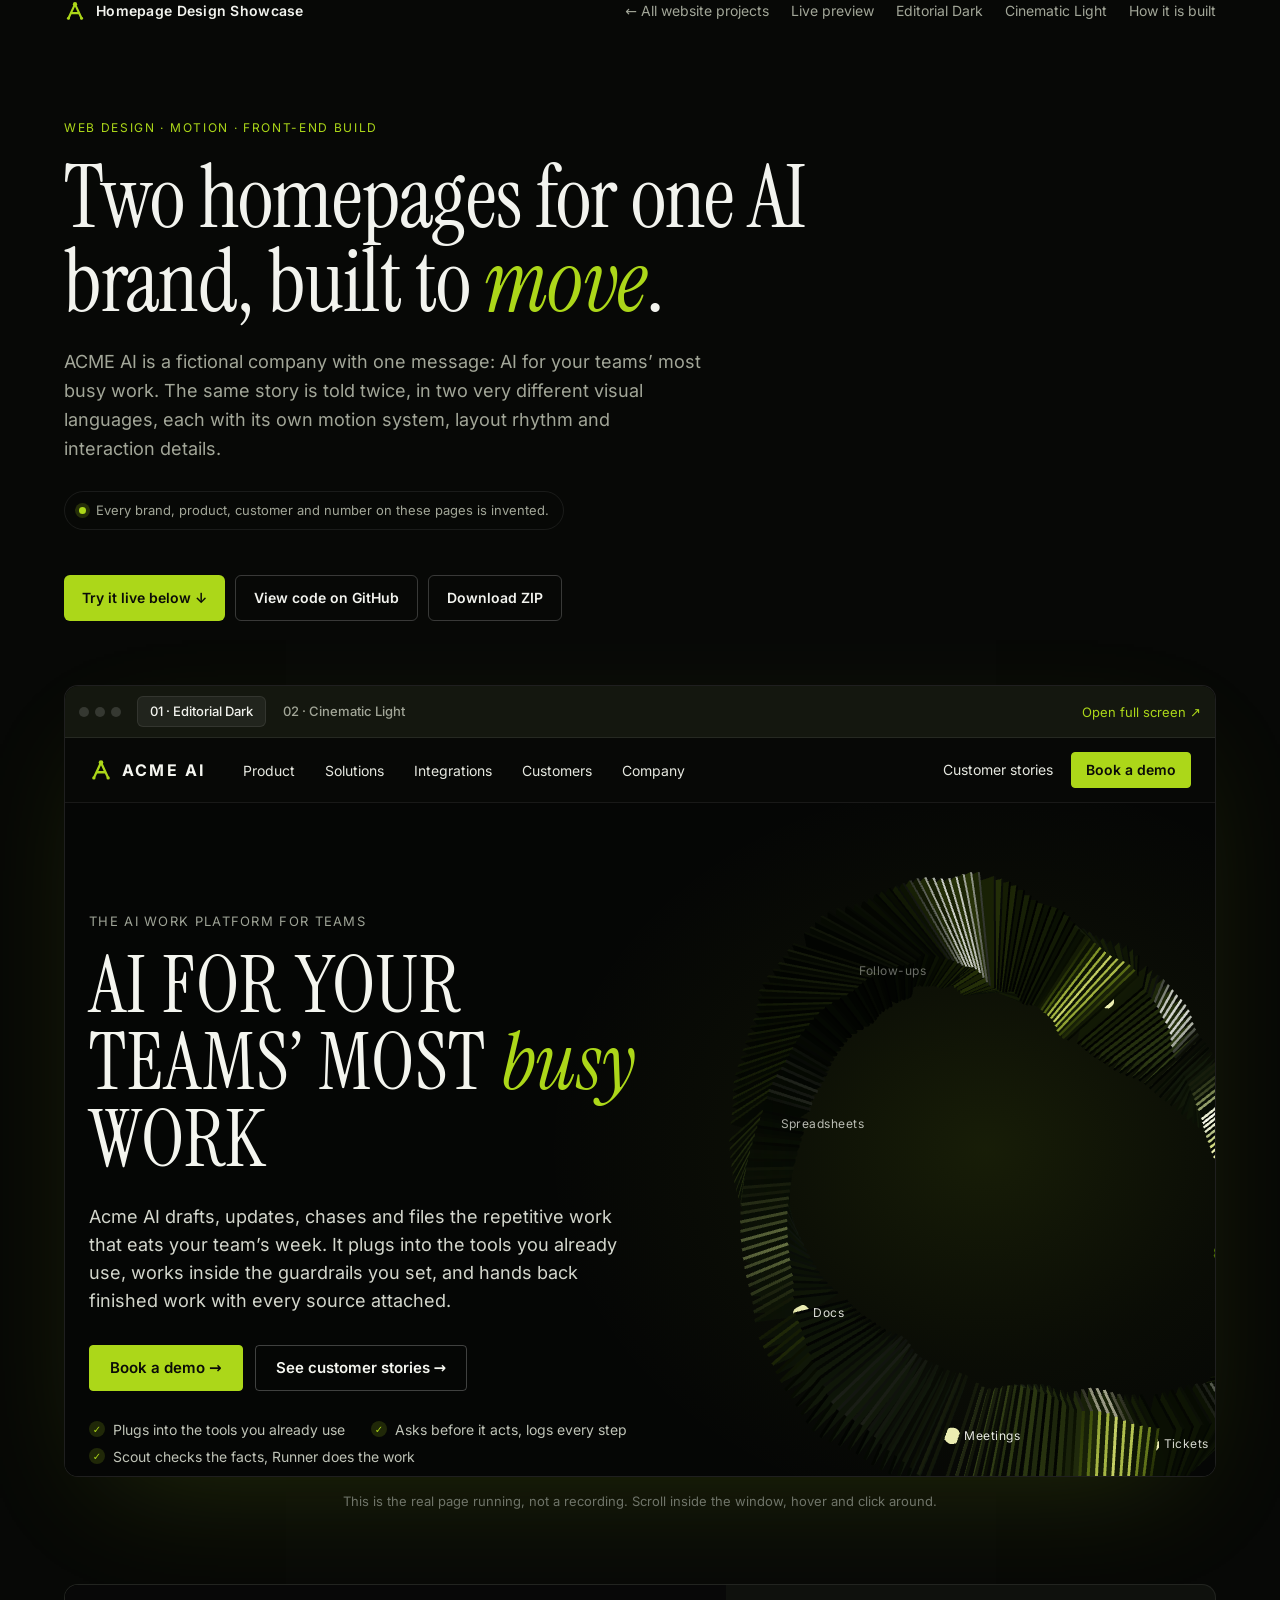
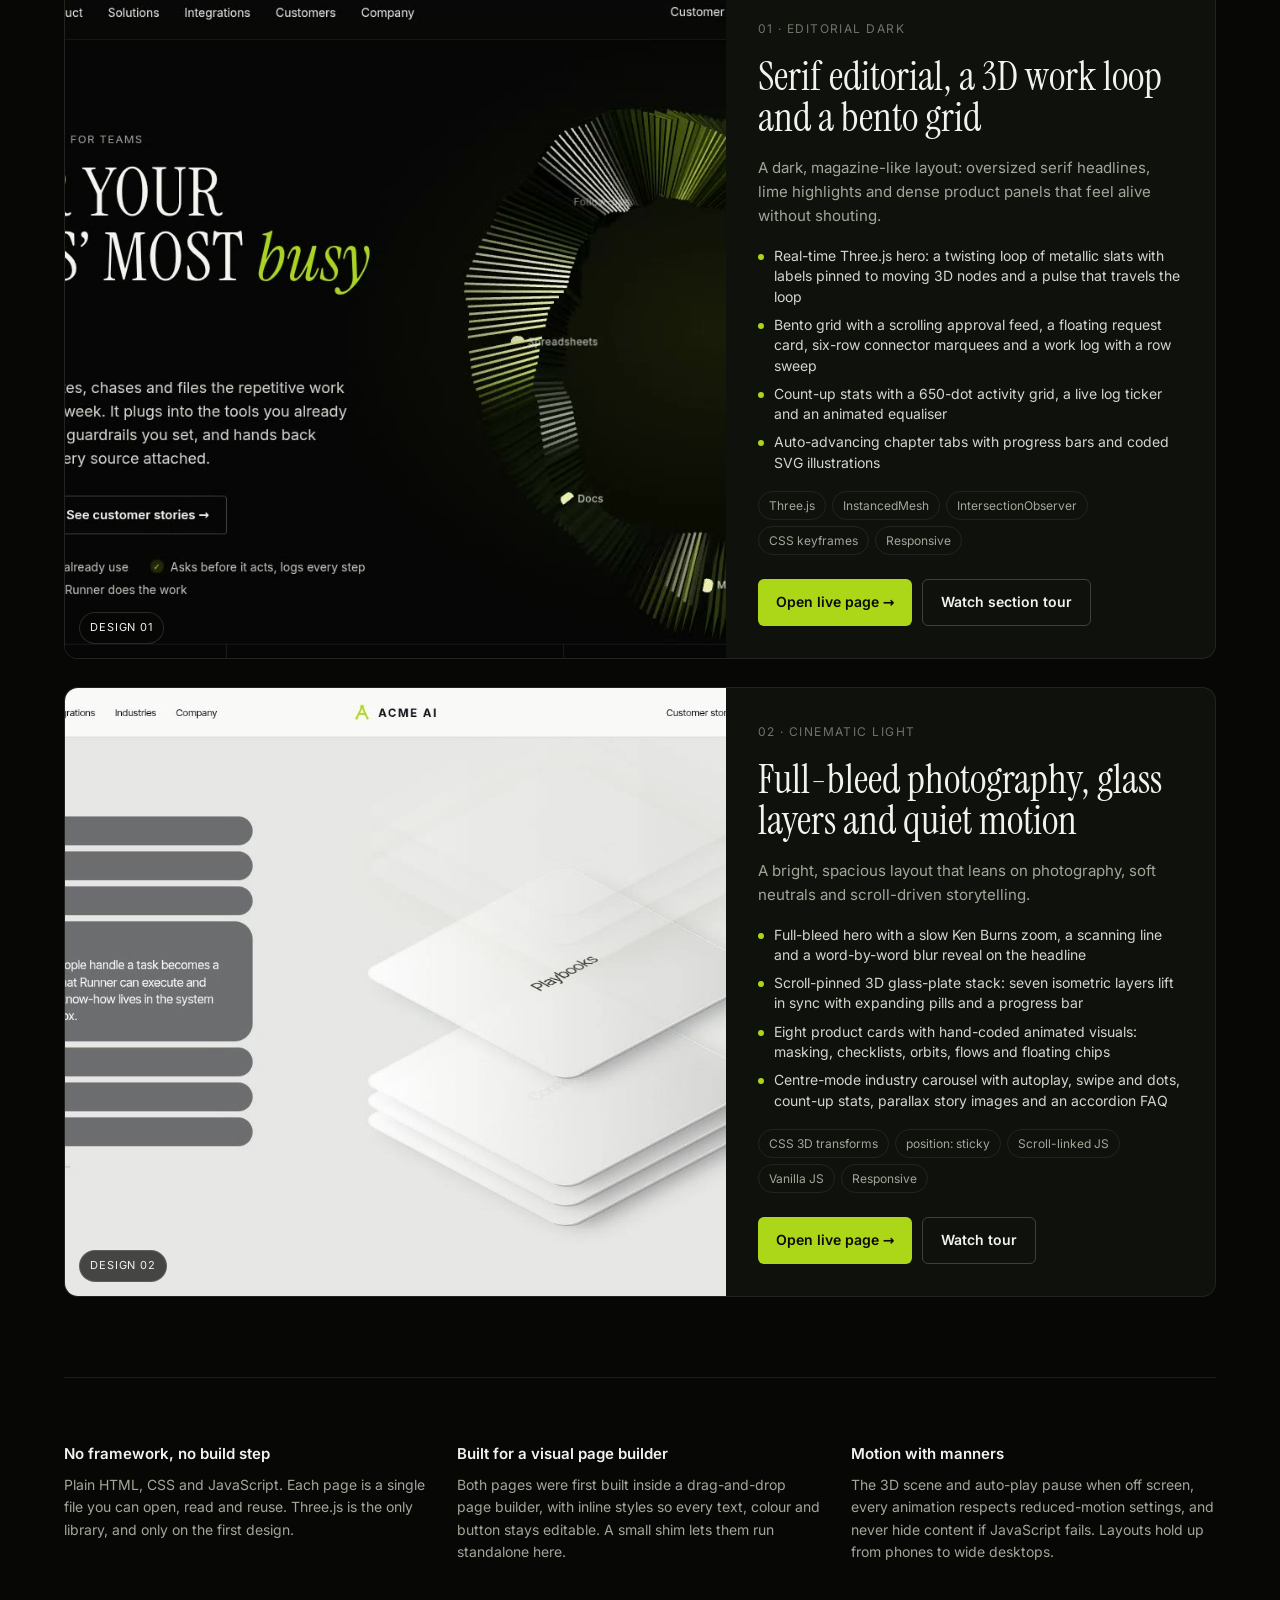
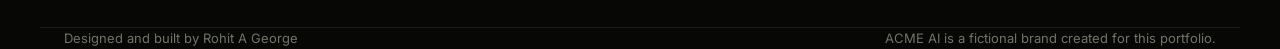
<file: index.html>
<!DOCTYPE html>
<html lang="en">
<head>
<meta charset="utf-8">
<meta name="viewport" content="width=device-width, initial-scale=1">
<title>Homepage Design Showcase</title>
<meta name="description" content="Two animated SaaS homepage concepts for a fictional AI company, ACME AI: an editorial dark build with a Three.js hero and a cinematic light build with a scroll-pinned 3D layer stack.">
<link rel="icon" type="image/svg+xml" href="assets/img/acme-mark.svg">
<link rel="stylesheet" href="assets/fonts/fonts.css">
<style>
  :root { --bg: #070806; --panel: #0F110D; --line: rgba(255,255,255,.08); --ink: #F2F3EE; --muted: #A2A698; --dim: #6F7469; --lime: #ACD719; }
  *, *::before, *::after { box-sizing: border-box; }
  html { -webkit-text-size-adjust: 100%; }
  body { margin: 0; background: var(--bg); color: var(--ink); font: 400 16px/1.6 'Inter', system-ui, sans-serif; -webkit-font-smoothing: antialiased; }
  a { color: inherit; }
  .wrap { max-width: 1200px; margin: 0 auto; padding: 0 24px; }
  header { padding: 28px 0 0; }
  .top { display: flex; align-items: center; justify-content: space-between; gap: 16px; }
  .brand { display: inline-flex; align-items: center; gap: 10px; font-weight: 600; font-size: 14px; letter-spacing: .02em; text-decoration: none; }
  .brand svg { width: 22px; height: 22px; }
  .top nav { display: flex; gap: 22px; font-size: 14px; color: var(--muted); }
  .top nav a { text-decoration: none; transition: color .2s; }
  .top nav a:hover { color: var(--lime); }
  .hero { padding: 96px 0 64px; }
  .eyebrow { color: var(--lime); font-size: 12px; letter-spacing: .14em; text-transform: uppercase; margin: 0 0 18px; }
  h1 { font-family: 'Instrument Serif', Georgia, serif; font-weight: 400; font-size: clamp(44px, 7vw, 86px); line-height: .98; letter-spacing: -.01em; margin: 0 0 24px; max-width: 900px; }
  h1 em { color: var(--lime); }
  .lede { color: var(--muted); font-size: 18px; max-width: 640px; margin: 0; }
  .note { display: inline-flex; gap: 10px; align-items: center; margin-top: 28px; padding: 8px 14px; border: 1px solid var(--line); border-radius: 40px; color: var(--muted); font-size: 13px; }
  .note b { width: 7px; height: 7px; border-radius: 50%; background: var(--lime); box-shadow: 0 0 0 4px rgba(172,215,25,.18); }

  .designs { display: grid; gap: 28px; padding-bottom: 40px; }
  .card { display: grid; grid-template-columns: 1.35fr 1fr; gap: 0; border: 1px solid var(--line); border-radius: 14px; overflow: hidden; background: var(--panel); }
  .media { position: relative; min-height: 380px; background: #000; overflow: hidden; }
  .media video, .media img { position: absolute; inset: 0; width: 100%; height: 100%; object-fit: cover; display: block; }
  .media .tag { position: absolute; left: 14px; bottom: 14px; z-index: 2; font-size: 11px; letter-spacing: .08em; text-transform: uppercase; padding: 6px 10px; border-radius: 30px; background: rgba(7,8,6,.72); border: 1px solid rgba(255,255,255,.14); -webkit-backdrop-filter: blur(8px); backdrop-filter: blur(8px); }
  .body { padding: 34px 32px 32px; display: flex; flex-direction: column; gap: 18px; }
  .num { color: var(--dim); font-size: 12px; letter-spacing: .12em; text-transform: uppercase; }
  h2 { font-family: 'Instrument Serif', Georgia, serif; font-weight: 400; font-size: 40px; line-height: 1.02; margin: 0; }
  .body p { margin: 0; color: var(--muted); font-size: 15px; }
  ul.feat { list-style: none; margin: 0; padding: 0; display: grid; gap: 8px; }
  ul.feat li { display: flex; gap: 10px; font-size: 14px; color: #D3D6CC; line-height: 1.45; }
  ul.feat li::before { content: ""; flex: 0 0 6px; height: 6px; margin-top: 8px; border-radius: 50%; background: var(--lime); }
  .chips { display: flex; flex-wrap: wrap; gap: 6px; }
  .chips span { font-size: 12px; padding: 4px 10px; border-radius: 30px; border: 1px solid var(--line); color: var(--muted); }
  .actions { margin-top: auto; display: flex; flex-wrap: wrap; gap: 10px; padding-top: 6px; }
  .btn { display: inline-flex; align-items: center; gap: 10px; padding: 11px 18px; border-radius: 6px; font-weight: 600; font-size: 14px; text-decoration: none; transition: background-color .2s, transform .2s; }
  .btn-lime { background: var(--lime); color: #0A0B08; }
  .btn-lime:hover { background: #C3EA3A; transform: translateY(-1px); }
  .btn-ghost { border: 1px solid rgba(255,255,255,.2); color: var(--ink); }
  .btn-ghost:hover { background: rgba(255,255,255,.06); }

  .cta-row { display: flex; flex-wrap: wrap; gap: 10px; margin-top: 32px; }
  .crumb { font-size: 13px; color: var(--dim); text-decoration: none; }
  .crumb:hover { color: var(--lime); }
  .live { padding-bottom: 72px; }
  .viewer { border: 1px solid rgba(255,255,255,.12); border-radius: 14px; overflow: hidden; background: #000; box-shadow: 0 40px 120px -40px rgba(172,215,25,.18); }
  .chrome { display: flex; align-items: center; gap: 16px; padding: 10px 14px; background: #14170F; border-bottom: 1px solid var(--line); }
  .dots { display: flex; gap: 6px; }
  .dots i { width: 10px; height: 10px; border-radius: 50%; background: rgba(255,255,255,.14); }
  .tabs { display: flex; gap: 4px; flex: 1; min-width: 0; overflow-x: auto; }
  .tabs button { font: 500 13px/1 'Inter', system-ui, sans-serif; color: var(--muted); background: none; border: 1px solid transparent; border-radius: 6px; padding: 8px 12px; cursor: pointer; white-space: nowrap; }
  .tabs button:hover { color: var(--ink); }
  .tabs button[aria-selected="true"] { color: var(--ink); background: rgba(255,255,255,.06); border-color: var(--line); }
  .full { font-size: 13px; color: var(--lime); text-decoration: none; white-space: nowrap; }
  .viewer iframe { display: block; width: 100%; height: min(82vh, 880px); border: 0; background: #070806; }
  .hint { color: var(--dim); font-size: 13px; margin: 14px 0 0; text-align: center; }
  button:focus-visible { outline: 2px solid var(--lime); outline-offset: 2px; }

  .how { border-top: 1px solid var(--line); margin-top: 40px; padding: 64px 0; display: grid; grid-template-columns: repeat(3, 1fr); gap: 28px; }
  .how h3 { font-size: 15px; font-weight: 600; margin: 0 0 8px; }
  .how p { margin: 0; color: var(--muted); font-size: 14px; }
  footer { border-top: 1px solid var(--line); padding: 28px 0 40px; color: var(--dim); font-size: 13px; display: flex; justify-content: space-between; flex-wrap: wrap; gap: 12px; }
  a:focus-visible { outline: 2px solid var(--lime); outline-offset: 3px; }

  @media (max-width: 900px) {
    .card { grid-template-columns: 1fr; }
    .media { min-height: 0; aspect-ratio: 16 / 10; }
    .how { grid-template-columns: 1fr; }
    .top nav a:not(:first-child) { display: none; }
    .viewer iframe { height: 78vh; }
    .full { display: none; }
    .hero { padding: 64px 0 44px; }
    .body { padding: 26px 20px 24px; }
    h2 { font-size: 34px; }
  }
  @media (prefers-reduced-motion: reduce) { .media video { display: none; } }
</style>
</head>
<body>
<header class="wrap">
  <div class="top">
    <a class="brand" href="./"><svg viewBox="0 0 32 32" aria-hidden="true"><path d="M6.5 26.5 L16 6 L25.5 26.5" fill="none" stroke="#ACD719" stroke-width="3.1" stroke-linecap="round" stroke-linejoin="round"/><path d="M10.6 19 H21.4" fill="none" stroke="#ACD719" stroke-width="3.1" stroke-linecap="round"/><circle cx="16" cy="6" r="3.1" fill="#ACD719"/><circle cx="6.5" cy="26.5" r="2.2" fill="#ACD719"/><circle cx="25.5" cy="26.5" r="2.2" fill="#ACD719"/></svg>Homepage Design Showcase</a>
    <nav><a href="/websites/">&#8592; All website projects</a><a href="#live">Live preview</a><a href="#editorial">Editorial Dark</a><a href="#cinematic">Cinematic Light</a><a href="#how">How it is built</a></nav>
  </div>
</header>

<main class="wrap">
  <section class="hero">
    <p class="eyebrow">Web design &#183; Motion &#183; Front-end build</p>
    <h1>Two homepages for one AI brand, built to <em>move</em>.</h1>
    <p class="lede">ACME AI is a fictional company with one message: AI for your teams&#8217; most busy work. The same story is told twice, in two very different visual languages, each with its own motion system, layout rhythm and interaction details.</p>
    <p class="note"><b aria-hidden="true"></b>Every brand, product, customer and number on these pages is invented.</p>
    <div class="cta-row">
      <a class="btn btn-lime" href="#live">Try it live below &#8595;</a>
      <a class="btn btn-ghost" href="https://github.com/rohitabrahamgeorge/acme-ai-web-showcase">View code on GitHub</a>
      <a class="btn btn-ghost" href="https://github.com/rohitabrahamgeorge/acme-ai-web-showcase/archive/refs/heads/main.zip">Download ZIP</a>
    </div>
  </section>

  <section class="live" id="live" aria-label="Live, interactive preview">
    <div class="viewer">
      <div class="chrome">
        <span class="dots" aria-hidden="true"><i></i><i></i><i></i></span>
        <div class="tabs" role="tablist">
          <button role="tab" aria-selected="true" data-src="designs/editorial-dark/">01 &#183; Editorial Dark</button>
          <button role="tab" aria-selected="false" data-src="designs/cinematic-light/">02 &#183; Cinematic Light</button>
        </div>
        <a class="full" id="liveFull" href="designs/editorial-dark/">Open full screen &#8599;</a>
      </div>
      <iframe id="liveFrame" src="designs/editorial-dark/" title="Live ACME AI homepage" loading="eager"></iframe>
    </div>
    <p class="hint">This is the real page running, not a recording. Scroll inside the window, hover and click around.</p>
  </section>

  <section class="designs">
    <article class="card" id="editorial">
      <div class="media">
        <span class="tag">Design 01</span>
        <video src="assets/previews/editorial-hero.mp4" poster="assets/previews/editorial-dark.jpg" autoplay muted loop playsinline preload="metadata" aria-label="Screen recording of the Editorial Dark homepage hero"></video>
      </div>
      <div class="body">
        <span class="num">01 &#183; Editorial Dark</span>
        <h2>Serif editorial, a 3D work loop and a bento grid</h2>
        <p>A dark, magazine-like layout: oversized serif headlines, lime highlights and dense product panels that feel alive without shouting.</p>
        <ul class="feat">
          <li>Real-time Three.js hero: a twisting loop of metallic slats with labels pinned to moving 3D nodes and a pulse that travels the loop</li>
          <li>Bento grid with a scrolling approval feed, a floating request card, six-row connector marquees and a work log with a row sweep</li>
          <li>Count-up stats with a 650-dot activity grid, a live log ticker and an animated equaliser</li>
          <li>Auto-advancing chapter tabs with progress bars and coded SVG illustrations</li>
        </ul>
        <div class="chips"><span>Three.js</span><span>InstancedMesh</span><span>IntersectionObserver</span><span>CSS keyframes</span><span>Responsive</span></div>
        <div class="actions">
          <a class="btn btn-lime" href="designs/editorial-dark/">Open live page &#8594;</a>
          <a class="btn btn-ghost" href="assets/previews/editorial-sections.mp4">Watch section tour</a>
        </div>
      </div>
    </article>

    <article class="card" id="cinematic">
      <div class="media">
        <span class="tag">Design 02</span>
        <video src="assets/previews/cinematic-tour.mp4" poster="assets/previews/cinematic-light.jpg" autoplay muted loop playsinline preload="metadata" aria-label="Screen recording of the Cinematic Light homepage"></video>
      </div>
      <div class="body">
        <span class="num">02 &#183; Cinematic Light</span>
        <h2>Full-bleed photography, glass layers and quiet motion</h2>
        <p>A bright, spacious layout that leans on photography, soft neutrals and scroll-driven storytelling.</p>
        <ul class="feat">
          <li>Full-bleed hero with a slow Ken Burns zoom, a scanning line and a word-by-word blur reveal on the headline</li>
          <li>Scroll-pinned 3D glass-plate stack: seven isometric layers lift in sync with expanding pills and a progress bar</li>
          <li>Eight product cards with hand-coded animated visuals: masking, checklists, orbits, flows and floating chips</li>
          <li>Centre-mode industry carousel with autoplay, swipe and dots, count-up stats, parallax story images and an accordion FAQ</li>
        </ul>
        <div class="chips"><span>CSS 3D transforms</span><span>position: sticky</span><span>Scroll-linked JS</span><span>Vanilla JS</span><span>Responsive</span></div>
        <div class="actions">
          <a class="btn btn-lime" href="designs/cinematic-light/">Open live page &#8594;</a>
          <a class="btn btn-ghost" href="assets/previews/cinematic-tour.mp4">Watch tour</a>
        </div>
      </div>
    </article>
  </section>

  <section class="how" id="how">
    <div><h3>No framework, no build step</h3><p>Plain HTML, CSS and JavaScript. Each page is a single file you can open, read and reuse. Three.js is the only library, and only on the first design.</p></div>
    <div><h3>Built for a visual page builder</h3><p>Both pages were first built inside a drag-and-drop page builder, with inline styles so every text, colour and button stays editable. A small shim lets them run standalone here.</p></div>
    <div><h3>Motion with manners</h3><p>The 3D scene and auto-play pause when off screen, every animation respects reduced-motion settings, and never hide content if JavaScript fails. Layouts hold up from phones to wide desktops.</p></div>
  </section>
</main>

<footer class="wrap">
  <span>Designed and built by Rohit A George</span>
  <span>ACME AI is a fictional brand created for this portfolio.</span>
</footer>
<script>
  /* Live viewer: switch which design runs in the frame */
  (function () {
    var frame = document.getElementById("liveFrame"), full = document.getElementById("liveFull");
    document.querySelectorAll(".tabs button").forEach(function (btn) {
      btn.addEventListener("click", function () {
        document.querySelectorAll(".tabs button").forEach(function (b) { b.setAttribute("aria-selected", b === btn); });
        frame.src = btn.dataset.src;
        full.href = btn.dataset.src;
      });
    });
  })();
</script>
</body>
</html>
</file>
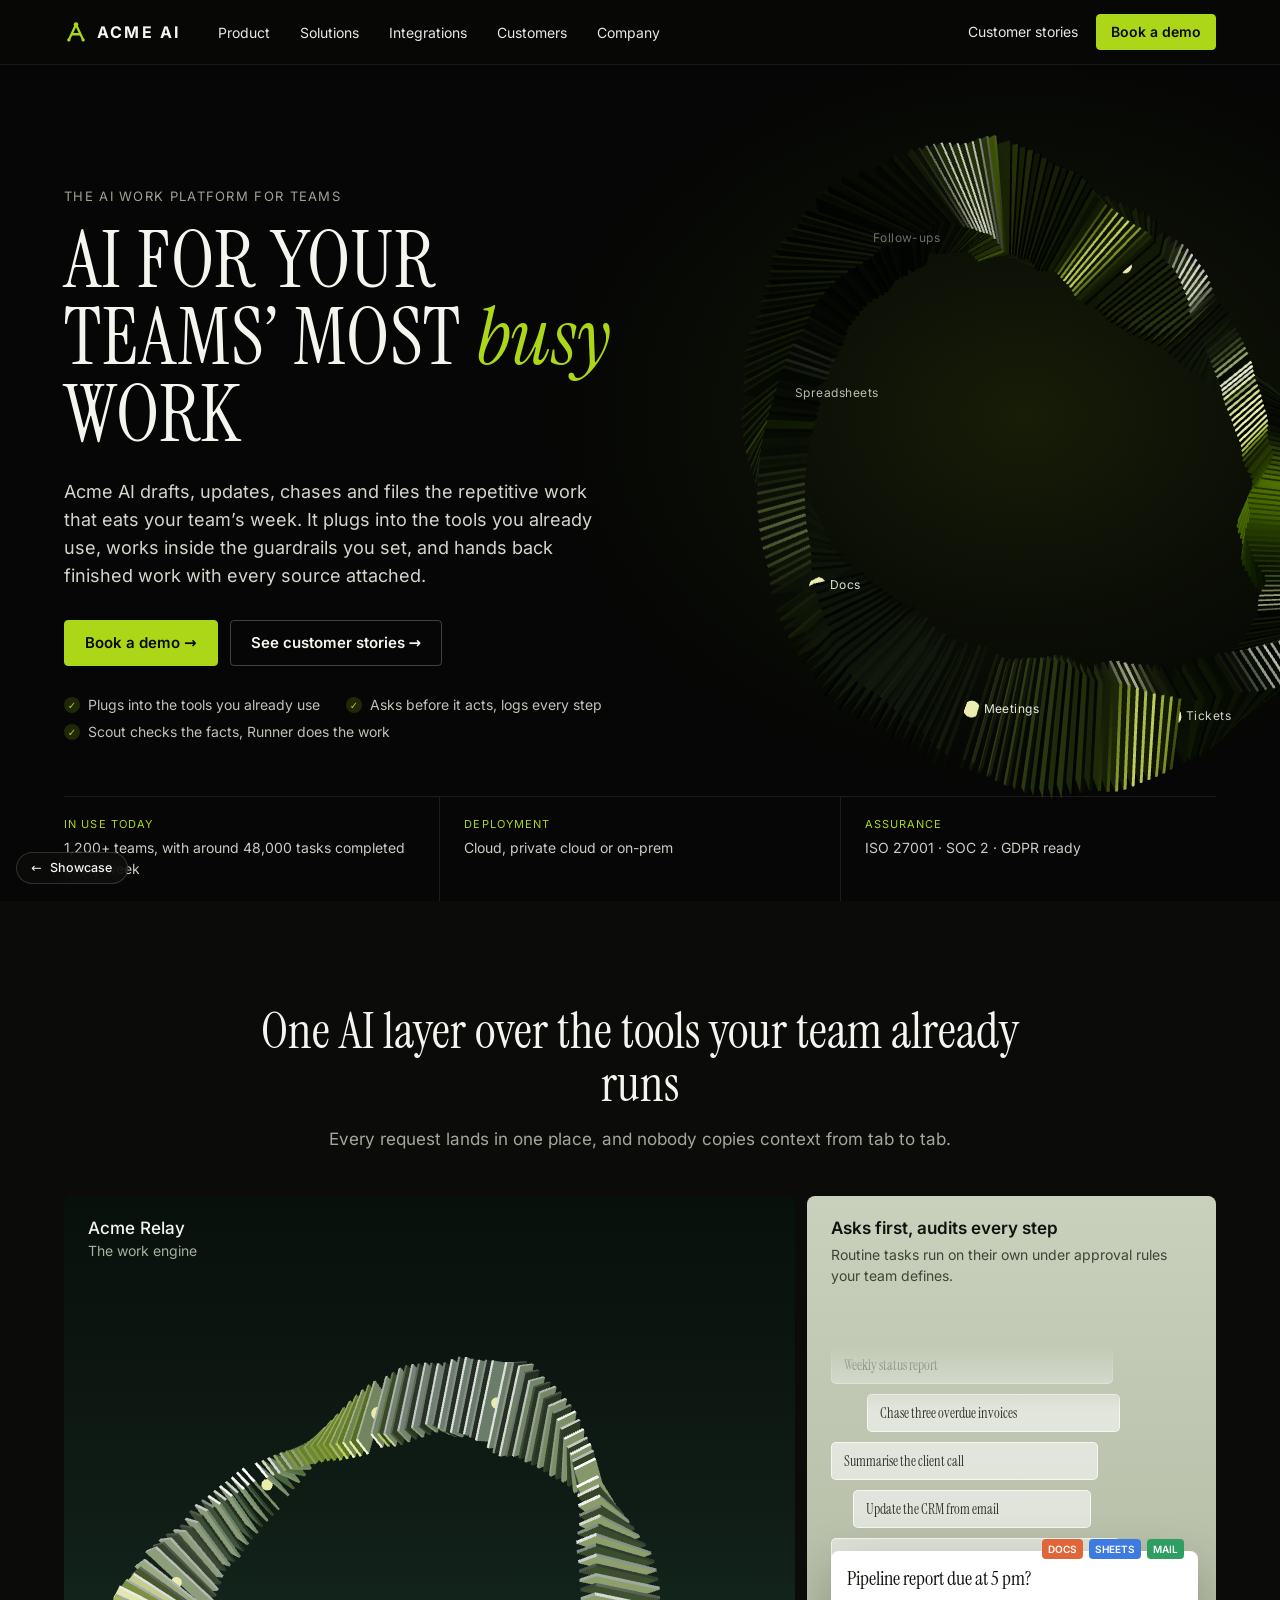
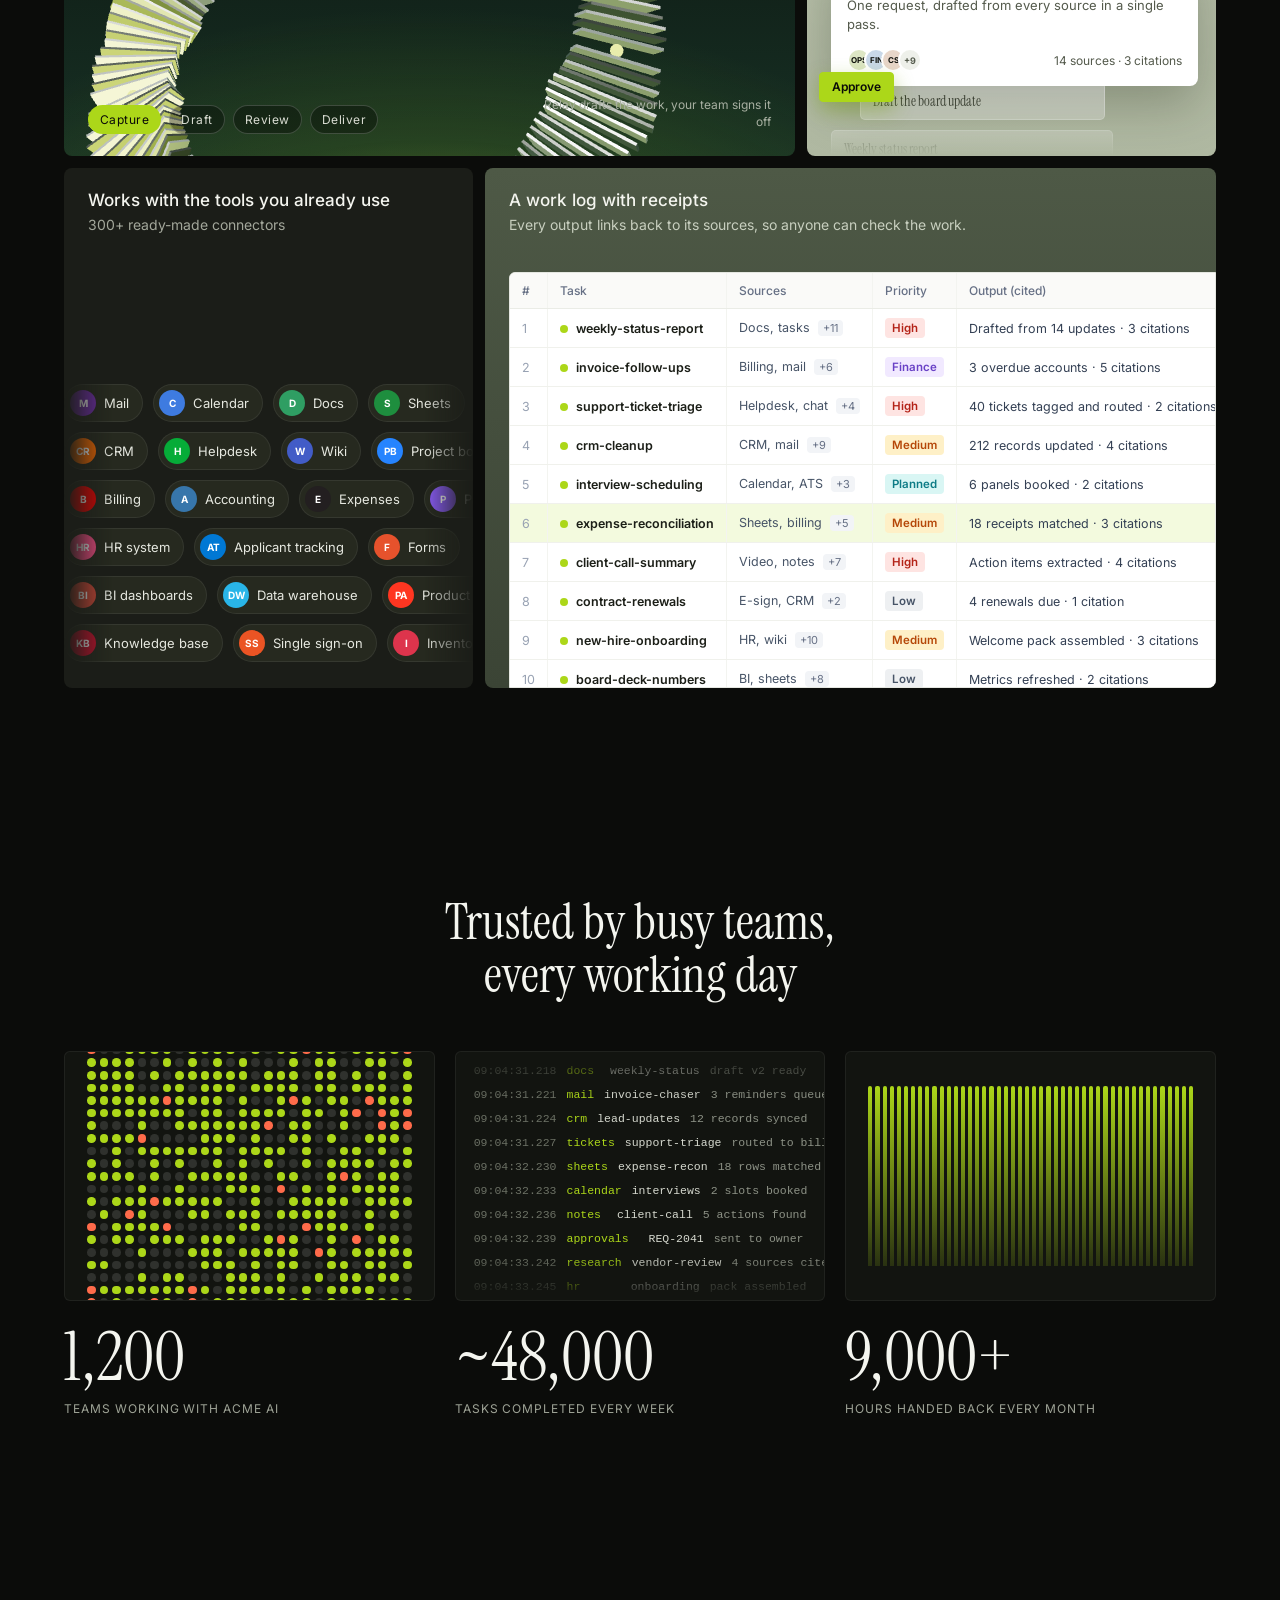
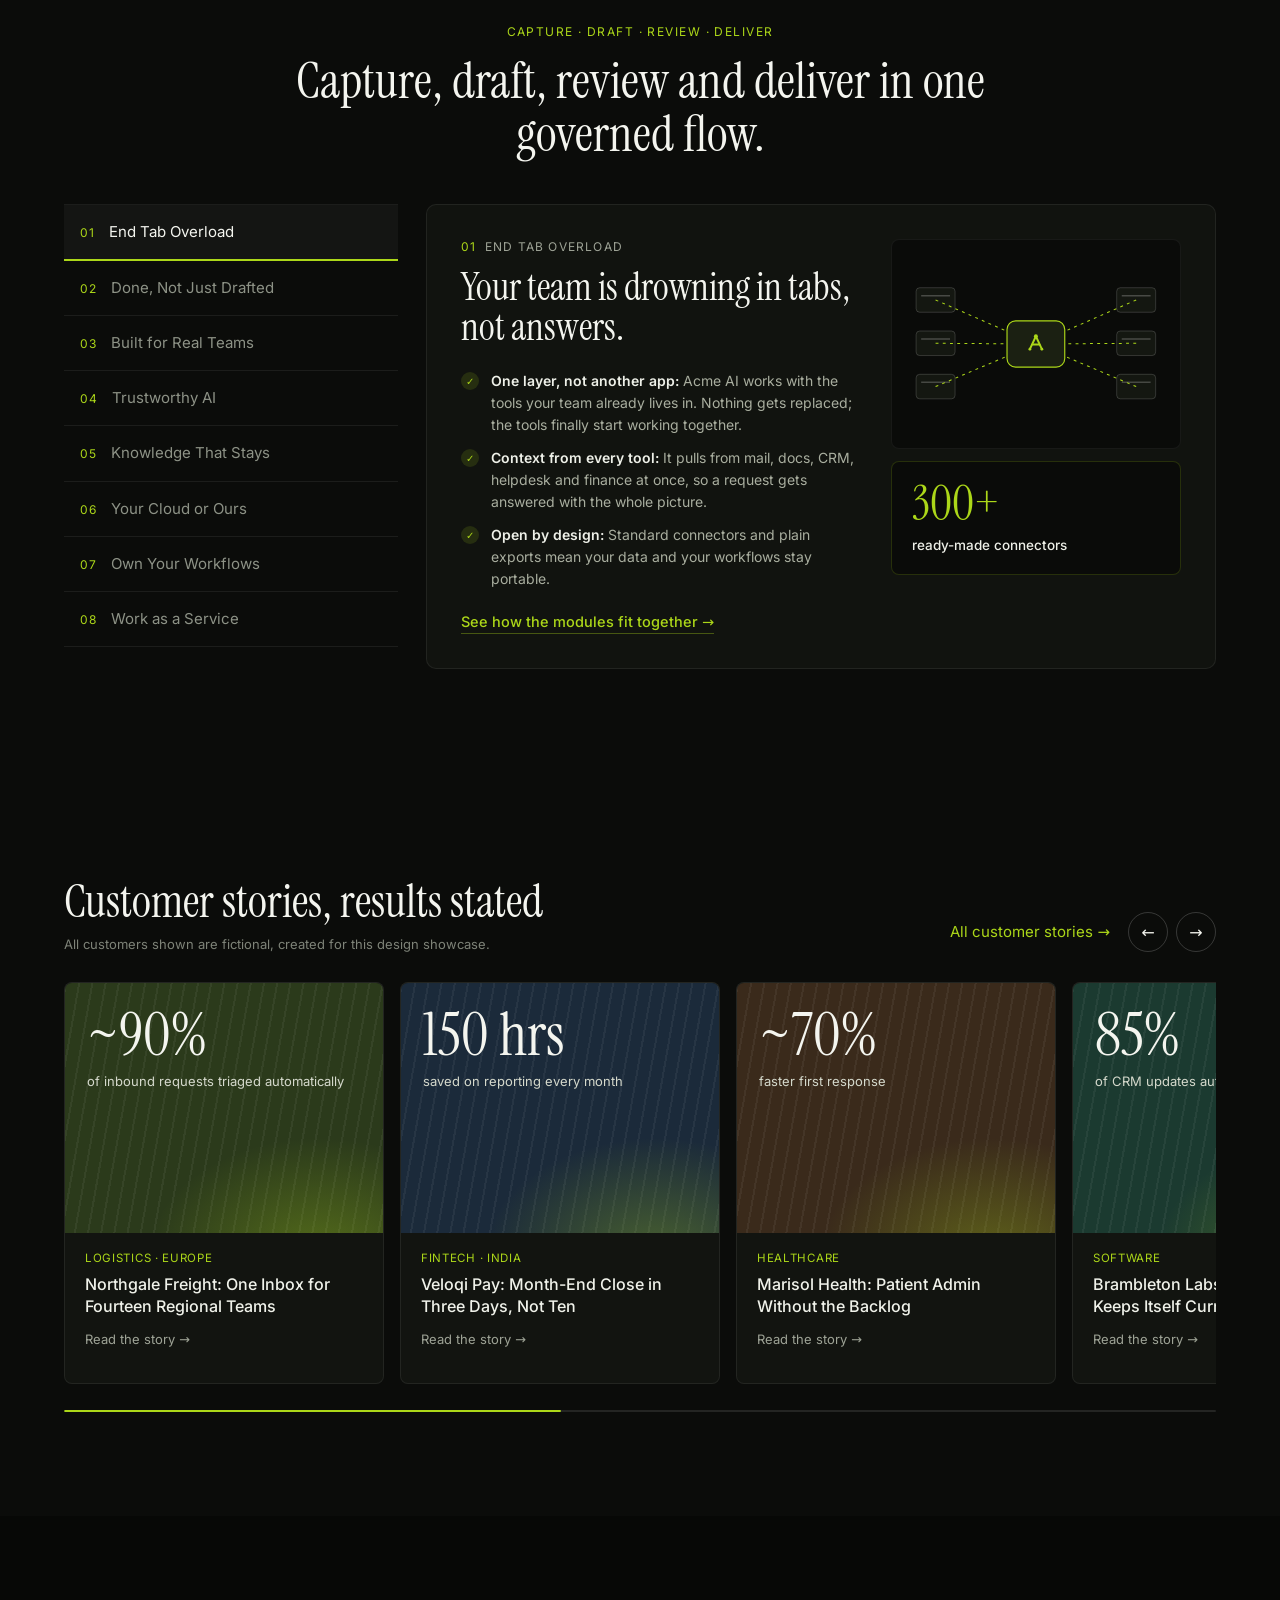
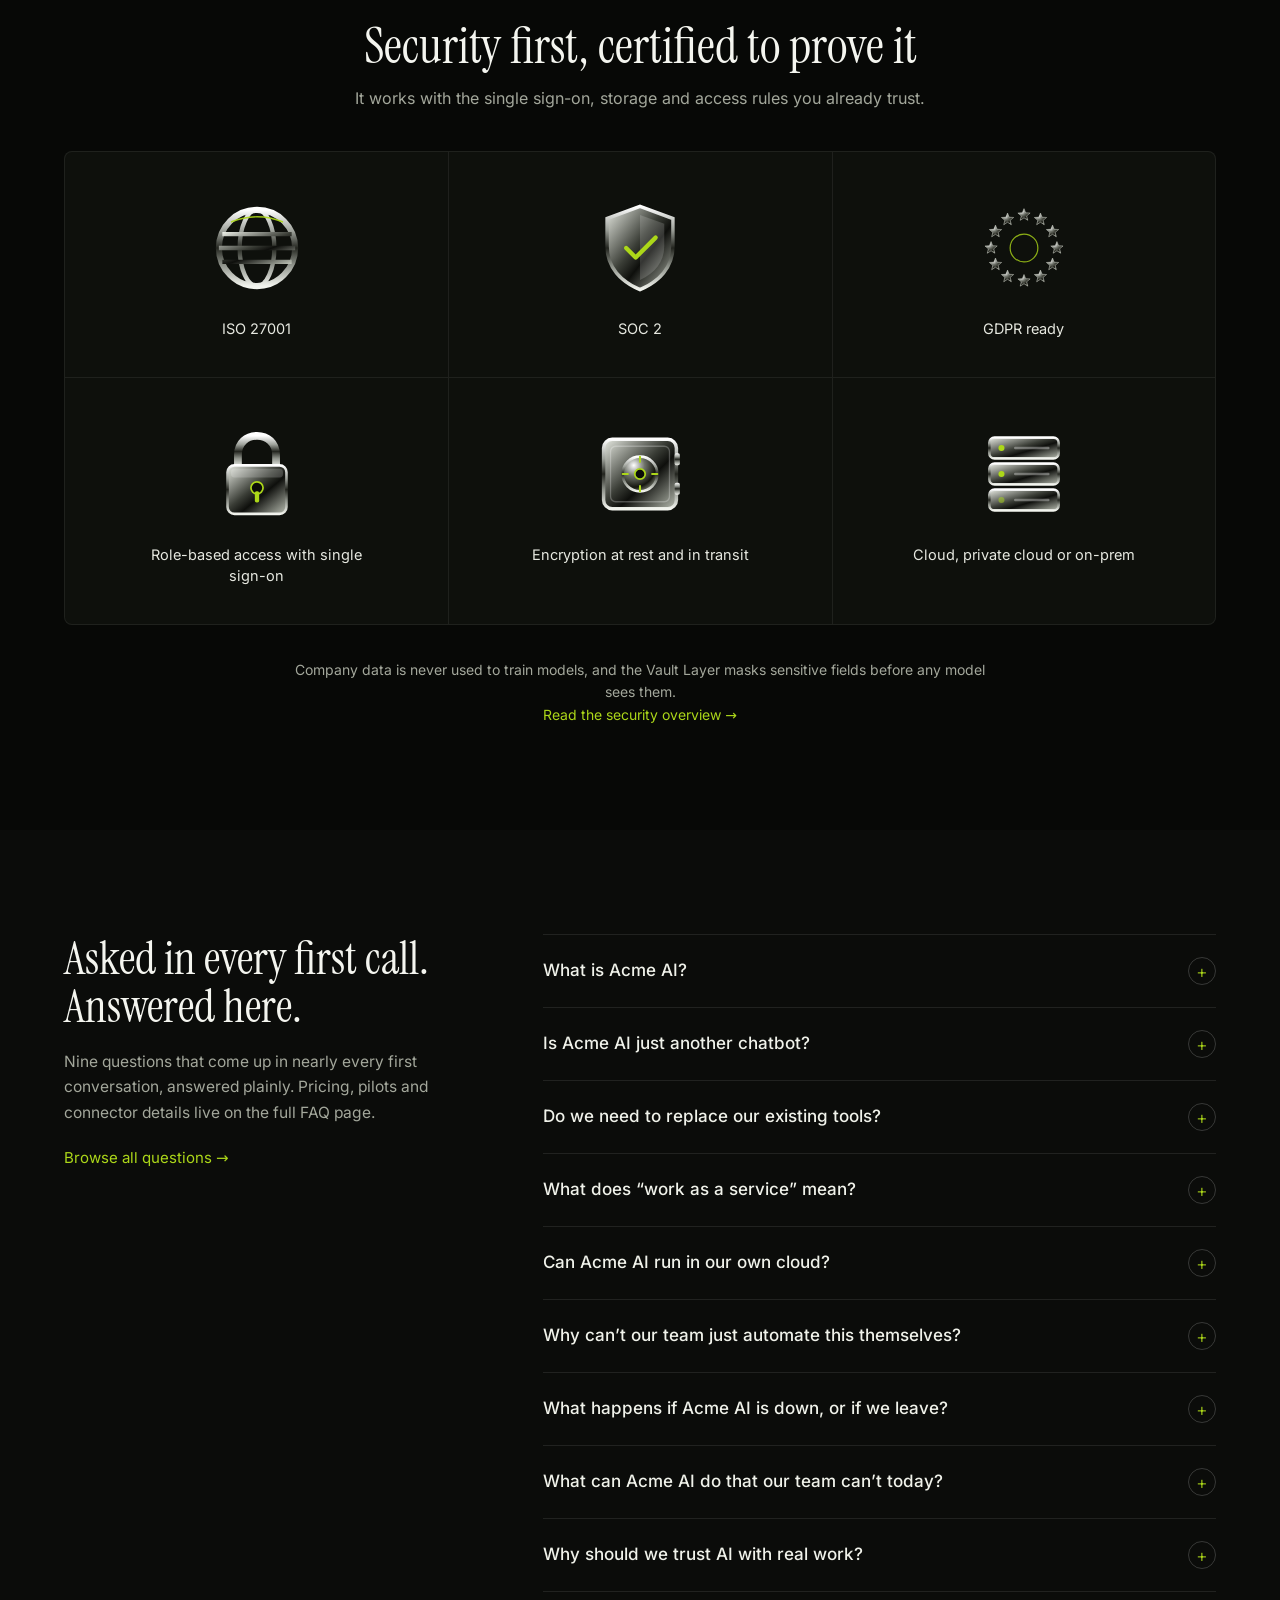
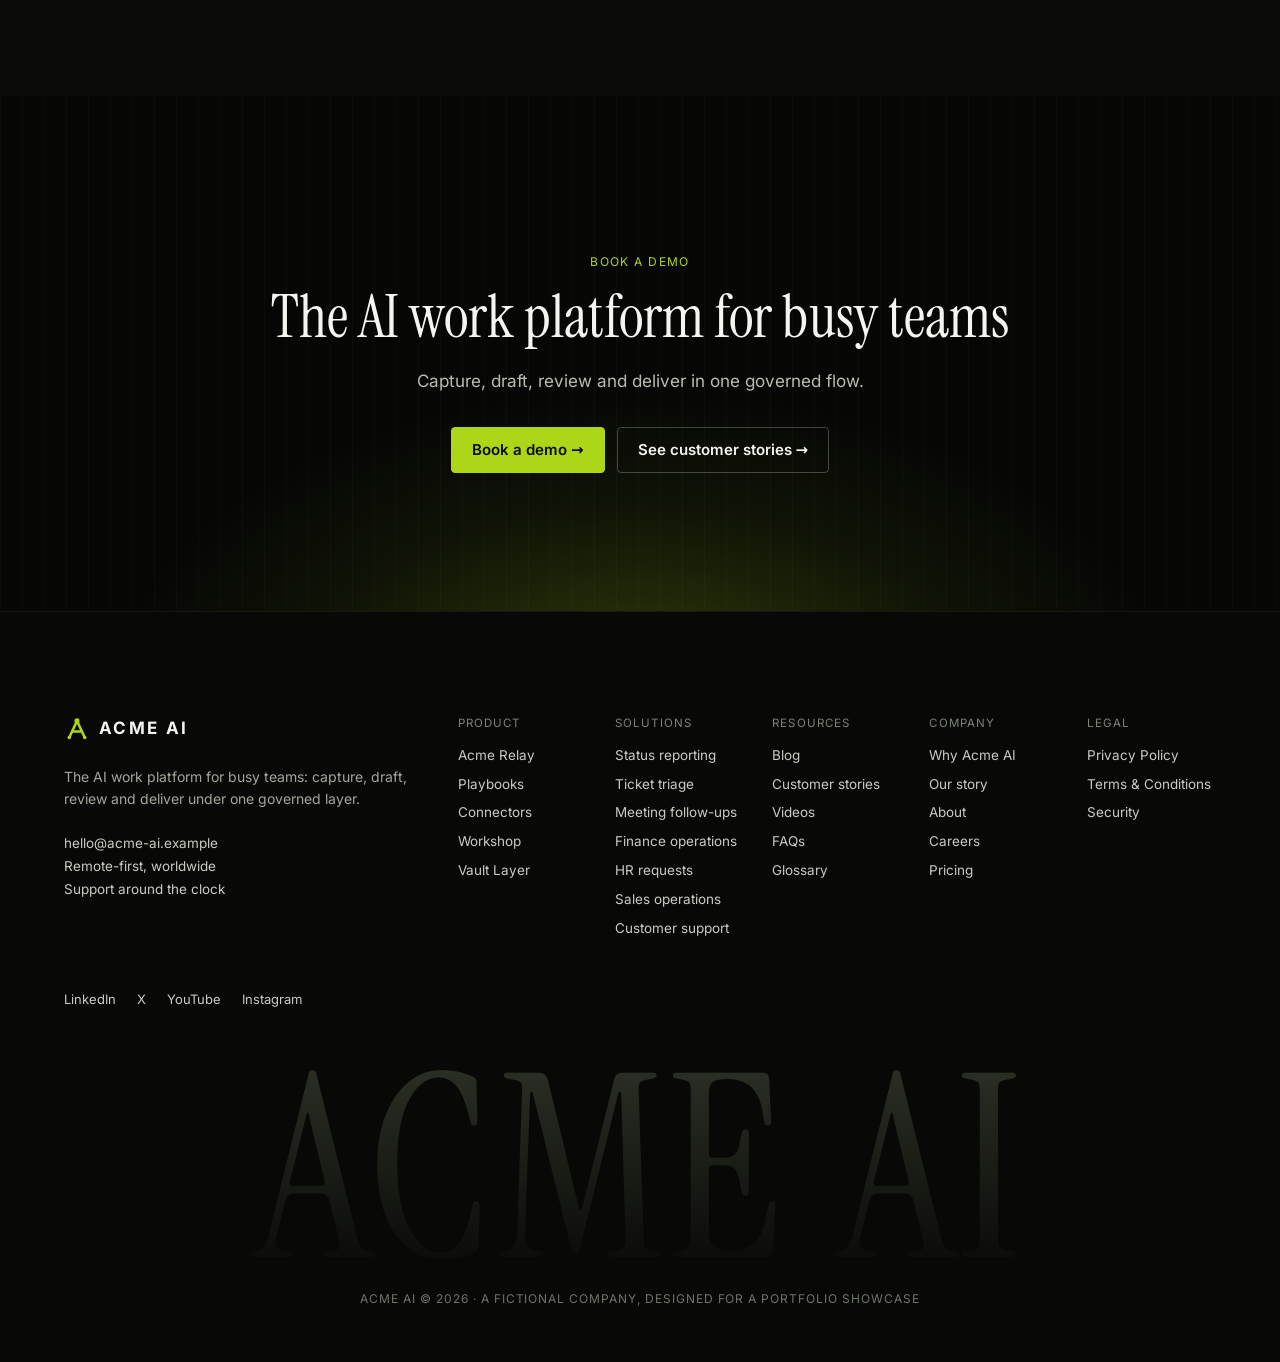
<file: designs/editorial-dark/index.html>
<!DOCTYPE html>
<html lang="en">
<head>
<meta charset="utf-8">
<meta name="viewport" content="width=device-width, initial-scale=1">
<title>ACME AI · Editorial Dark homepage</title>
<meta name="description" content="ACME AI homepage concept: dark editorial layout with a Three.js work loop, bento grid, animated stats and chapter tabs. A fictional brand built as a web design showcase.">
<meta name="robots" content="noindex">
<link rel="icon" type="image/svg+xml" href="../../assets/img/acme-mark.svg">
<link rel="stylesheet" href="../../assets/fonts/fonts.css">
<link rel="stylesheet" href="../../assets/css/builder-shim.css">
</head>
<body>

<style>
    body { background-color: #050605; }
    .is-container.v2 { max-width: 1200px !important; }
    .op-sec, .op-sec p, .op-sec a, .op-sec span, .op-sec li, .op-sec button, .op-sec div { font-family: 'Inter', system-ui, -apple-system, 'Segoe UI', Roboto, sans-serif; }
    .op-sec h1, .op-sec h2, .op-sec h3, .op-sec h4 { margin-top: 0; }
    .op-sec a { text-decoration: none; }
    .op-sec img { display: block; }
    .op-serif { font-family: 'Instrument Serif', 'Iowan Old Style', 'Palatino Linotype', Georgia, serif !important; font-weight: 400; }
    .op-sec .op-serif span { font-family: inherit !important; }

    /* ---------- reveal (only active once the script runs) ---------- */
    .op-js .op-reveal { opacity: 0; transform: translateY(26px); transition: opacity 1s cubic-bezier(.2,.7,.2,1), transform 1s cubic-bezier(.2,.7,.2,1); }
    .op-js .op-reveal.op-in { opacity: 1; transform: none; }
    .op-js .op-d1 { transition-delay: .08s; } .op-js .op-d2 { transition-delay: .16s; } .op-js .op-d3 { transition-delay: .24s; } .op-js .op-d4 { transition-delay: .32s; }

    /* ---------- NAV ---------- */
    .op-nav { position: sticky; top: 0; z-index: 60; -webkit-backdrop-filter: blur(14px); backdrop-filter: blur(14px); }
    .op-nav-bar { display: flex; align-items: center; gap: 36px; min-height: 64px; }
    .op-nav-links { display: flex; align-items: center; gap: 30px; flex: 1 1 auto; }
    .op-nav-cta { display: flex; align-items: center; gap: 18px; }
    .op-burger { display: none; }
    .op-mobile-menu { display: none; }

    /* ---------- HERO ---------- */
    .op-hero-grid { position: relative; min-height: calc(100vh - 64px); max-height: 940px; display: flex; flex-direction: column; justify-content: flex-end; padding-top: 110px; }
    .op-hero-copy { position: relative; z-index: 2; max-width: 580px; padding-bottom: 56px; }
    .op-ring-hero { position: absolute; z-index: 1; top: -60px; left: 44%; right: -30%; height: calc(100% + 60px); pointer-events: none; -webkit-mask-image: linear-gradient(90deg, transparent 0%, #000 24%); mask-image: linear-gradient(90deg, transparent 0%, #000 24%); }
    .op-ring-label { position: absolute; left: 0; top: 0; white-space: nowrap; pointer-events: none; opacity: 0; will-change: transform, opacity; transition: opacity .25s linear; }
    .op-hero-actions { display: flex; flex-wrap: wrap; gap: 12px; }
    .op-hero-checks { display: flex; flex-wrap: wrap; gap: 10px 26px; }
    .op-hero-strip { position: relative; z-index: 2; display: flex; }
    .op-hero-strip > div { flex: 1 1 0; }

    /* ---------- BENTO ---------- */
    .op-bento { display: flex; flex-direction: column; gap: 12px; }
    .op-bento-row { display: flex; gap: 12px; }
    .op-b-wide { flex: 0 0 calc(64% - 6px); }
    .op-b-narrow { flex: 1 1 auto; min-width: 0; }
    .op-b-card { position: relative; overflow: hidden; }
    .op-ring-card { position: absolute; inset: 0; pointer-events: none; }
    .op-stage-chips { display: flex; flex-wrap: wrap; gap: 8px; }
    .op-stage { transition: background-color .35s ease, color .35s ease, border-color .35s ease; }
    .op-feed { position: absolute; left: 0; right: 0; top: 0; bottom: 0; overflow: hidden; -webkit-mask-image: linear-gradient(180deg, transparent 0%, #000 16%, #000 84%, transparent 100%); mask-image: linear-gradient(180deg, transparent 0%, #000 16%, #000 84%, transparent 100%); }
    .op-feed-track { display: flex; flex-direction: column; gap: 10px; animation: op-feed 26s linear infinite; }
    .op-feed-item { background-color: rgba(255,255,255,0.55); border: 1px solid rgba(255,255,255,0.7); border-radius: 5px; padding: 9px 12px; color: #2E3328; font-size: 14px; }
    @keyframes op-feed { 0% { transform: translateY(0); } 100% { transform: translateY(-50%); } }
    .op-float { animation: op-float 6s ease-in-out infinite; }
    @keyframes op-float { 0%,100% { transform: translateY(-50%) translateY(0); } 50% { transform: translateY(-50%) translateY(-8px); } }
    .op-mq { overflow: hidden; -webkit-mask-image: linear-gradient(90deg, transparent, #000 12%, #000 88%, transparent); mask-image: linear-gradient(90deg, transparent, #000 12%, #000 88%, transparent); }
    .op-mq-track { display: flex; gap: 10px; width: max-content; }
    .op-mq-l { animation: op-mql 38s linear infinite; }
    .op-mq-r { animation: op-mqr 44s linear infinite; }
    @keyframes op-mql { 0% { transform: translateX(0); } 100% { transform: translateX(-50%); } }
    @keyframes op-mqr { 0% { transform: translateX(-50%); } 100% { transform: translateX(0); } }
    .op-chip { display: inline-flex; align-items: center; gap: 8px; flex: 0 0 auto; background-color: #26291F; border: 1px solid rgba(255,255,255,0.07); border-radius: 100px; padding: 5px 13px 5px 5px; color: #E6E8E0; font-size: 13px; white-space: nowrap; }
    .op-chip i { display: inline-flex; width: 26px; height: 26px; border-radius: 50%; align-items: center; justify-content: center; color: #FFFFFF; font-size: 10px; font-weight: 700; font-style: normal; }
    .op-table-wrap { overflow: hidden; }
    .op-table { width: 100%; min-width: 860px; border-collapse: collapse; font-size: 12.5px; color: #1B1E17; }
    .op-table td, .op-table th { white-space: nowrap; transition: background-color .5s ease; padding: 9px 12px; border-bottom: 1px solid #F0F1EC; border-right: 1px solid #F3F4F0; text-align: left; }
    .op-table th { font-weight: 500; color: #667085; font-size: 12px; padding: 10px 12px; border-bottom-color: #EAECE6; background-color: #FAFAF8; }
    .op-table td.op-n { color: #98A2B3; }
    .op-table td.op-svc { font-weight: 600; }
    .op-table td.op-svc::before { content: ""; display: inline-block; width: 8px; height: 8px; border-radius: 50%; background-color: #ACD719; margin-right: 8px; vertical-align: middle; }
    .op-table td.op-src { color: #475467; }
    .op-table td.op-src em { font-style: normal; display: inline-block; font-size: 11px; color: #667085; background-color: #F2F4F7; border-radius: 4px; padding: 1px 5px; margin-left: 4px; }
    .op-table td.op-txt { color: #344054; }
    .op-tag { display: inline-block; font-size: 11.5px; font-weight: 600; border-radius: 4px; padding: 3px 7px; }

    /* ---------- STATS ---------- */
    .op-stats { display: flex; gap: 20px; }
    .op-stats > div { flex: 1 1 0; min-width: 0; }
    .op-dots { display: grid; grid-template-columns: repeat(26, 1fr); gap: 4px; }
    .op-dot { width: 100%; padding-top: 100%; border-radius: 50%; }
    .op-dot-on { animation: op-tw 3.2s ease-in-out infinite; }
    @keyframes op-tw { 0%,100% { opacity: 1; } 50% { opacity: .25; } }
    .op-rows-track { animation: op-feed 18s linear infinite; }
    .op-log { display: flex; gap: 10px; font-family: ui-monospace, SFMono-Regular, Menlo, Consolas, monospace !important; font-size: 11.5px; line-height: 1.3; white-space: nowrap; }
    .op-log span { font-family: inherit !important; }
    .op-eq { display: flex; align-items: flex-end; gap: 3px; height: 100%; }
    .op-eq i { display: block; flex: 1 1 0; height: 100%; transform-origin: bottom; animation: op-eq 5.5s cubic-bezier(.45,0,.55,1) infinite; }
    @keyframes op-eq { 0%,100% { transform: scaleY(.3); } 50% { transform: scaleY(1); } }

    /* ---------- CHAPTER TABS ---------- */
    .op-tabs { display: flex; gap: 28px; align-items: flex-start; }
    .op-tab-list { flex: 0 0 29%; display: flex; flex-direction: column; }
    .op-tab { position: relative; display: flex; align-items: baseline; gap: 14px; width: 100%; text-align: left; background-color: transparent; border: 0; border-bottom: 1px solid rgba(255,255,255,0.07); padding: 17px 16px; cursor: pointer; color: #8D9286; font-size: 15px; line-height: 1.35; transition: color .3s ease, background-color .3s ease; }
    .op-tab:hover { color: #D9DCD2; }
    .op-tab-stage { flex: 1 1 auto; min-width: 0; }
    .op-tab-panel { display: flex; gap: 30px; margin-bottom: 16px; background-color: #11130F; border: 1px solid rgba(255,255,255,0.07); border-radius: 10px; padding: 34px; }
    .op-js .op-tab-panel { display: none; margin-bottom: 0; }
    .op-js .op-tab-panel.op-active { display: flex; animation: op-fadein .6s cubic-bezier(.2,.7,.2,1); }
    @keyframes op-fadein { from { opacity: 0; transform: translateY(12px); } to { opacity: 1; transform: none; } }
    .op-tab-text { flex: 1 1 58%; min-width: 0; }
    .op-tab-visual { flex: 1 1 42%; min-width: 0; display: flex; flex-direction: column; gap: 12px; }
    .op-points { display: flex; flex-direction: column; gap: 12px; }
    .op-tick { flex: 0 0 auto; display: inline-flex; width: 18px; height: 18px; margin-top: 2px; border-radius: 50%; align-items: center; justify-content: center; background-color: rgba(172,215,25,0.14); color: #ACD719; font-size: 10px; }
    .op-illo { border-radius: 8px; background-color: #0A0B09; border: 1px solid rgba(255,255,255,0.06); display: flex; align-items: center; justify-content: center; padding: 14px; height: 210px; overflow: hidden; }
    .op-illo > svg { width: 100%; height: 100%; max-height: 182px; }
    .op-illo .op-dash { stroke-dasharray: 4 6; animation: op-dashmove 2.4s linear infinite; }
    @keyframes op-dashmove { to { stroke-dashoffset: -40; } }
    .op-illo .op-pulse-dot { animation: op-tw 2.4s ease-in-out infinite; }

    /* ---------- CASE CAROUSEL ---------- */
    .op-case-head { display: flex; align-items: flex-end; justify-content: space-between; gap: 24px; }
    .op-case-track { display: flex; gap: 16px; overflow-x: auto; scroll-snap-type: x mandatory; scrollbar-width: none; -ms-overflow-style: none; padding-bottom: 4px; }
    .op-case-track::-webkit-scrollbar { display: none; }
    .op-case-card { flex: 0 0 auto; width: 320px; scroll-snap-align: start; display: block; border-radius: 8px; overflow: hidden; background-color: #121410; border: 1px solid rgba(255,255,255,0.07); transition: border-color .3s ease, transform .3s ease; }
    .op-case-card:hover { border-color: rgba(172,215,25,0.45); transform: translateY(-2px); }
    .op-case-arrows { display: flex; gap: 8px; }
    .op-round { width: 40px; height: 40px; border-radius: 50%; border: 1px solid rgba(255,255,255,0.18); background-color: transparent; color: #F4F5EF; font-size: 16px; cursor: pointer; transition: background-color .2s ease; }
    .op-round:hover { background-color: rgba(255,255,255,0.08); }

    /* ---------- SECURITY GRID ---------- */
    .op-sec-grid { display: flex; flex-wrap: wrap; }
    .op-sec-grid > div { flex: 0 0 33.333%; }

    /* ---------- FAQ ---------- */
    .op-faq-grid { display: flex; gap: 64px; align-items: flex-start; }
    .op-faq-left { flex: 0 0 36%; position: sticky; top: 110px; }
    .op-faq-right { flex: 1 1 auto; min-width: 0; }
    .op-faq-q { display: flex; width: 100%; align-items: center; justify-content: space-between; gap: 20px; background-color: transparent; border: 0; padding: 22px 0; cursor: pointer; text-align: left; color: #F0F2EA; font-size: 17px; font-weight: 500; line-height: 1.4; }
    .op-faq-panel { max-height: 0; overflow: hidden; transition: max-height .45s ease; }
    .op-faq-panel p { color: #A9AE9F; font-size: 15.5px; line-height: 1.7; margin: 0; padding: 0 44px 24px 0; }
    .op-faq-icon { flex: 0 0 auto; display: inline-flex; width: 28px; height: 28px; border-radius: 50%; align-items: center; justify-content: center; border: 1px solid rgba(255,255,255,0.18); color: #ACD719; font-size: 18px; font-weight: 300; transition: transform .35s ease; }

    /* ---------- LINKS / BUTTONS ---------- */
    .op-btn { display: inline-block; white-space: nowrap; font-weight: 600; border-radius: 4px; line-height: 1.2; transition: background-color .2s ease, color .2s ease; }
    .op-btn-lime { color: #0A0B08 !important; background-color: #ACD719; border: 1px solid #ACD719; }
    .op-btn-lime:hover { background-color: #C3EA3A; }
    .op-btn-ghost { color: #F4F5EF !important; background-color: transparent; border: 1px solid rgba(255,255,255,0.24); }
    .op-btn-ghost:hover { background-color: rgba(255,255,255,0.08); }
    .op-nl { color: #E6E8E0 !important; font-size: 14px; transition: color .2s ease; }
    .op-nl:hover { color: #ACD719 !important; }
    .op-lime-link { color: #ACD719 !important; transition: color .2s ease; }
    .op-lime-link:hover { color: #C3EA3A !important; }
    .op-ul-link { display: inline-block; margin-top: 24px; color: #ACD719 !important; font-size: 14.5px; font-weight: 500; border-bottom: 1px solid rgba(172,215,25,0.35); padding-bottom: 3px; transition: border-color .2s ease; }
    .op-ul-link:hover { border-bottom-color: #ACD719; }
    .op-foot-link { display: block; color: #C9CCC2 !important; font-size: 13.5px; line-height: 1.4; margin: 0 0 10px 0; transition: color .2s ease; }
    .op-foot-link:hover { color: #ACD719 !important; }

    /* ---------- FOOTER ---------- */
    .op-foot-top { display: flex; gap: 48px; }
    .op-foot-brand { flex: 0 0 30%; }
    .op-foot-cols { flex: 1 1 auto; display: flex; gap: 28px; }
    .op-foot-cols > div { flex: 1 1 0; min-width: 0; }
    .op-foot-word { white-space: nowrap; line-height: .8; }

    /* ================= TABLET ================= */
    @media (max-width: 1024px) {
        .op-nav-links { gap: 20px; }
        .op-ring-hero { left: 46%; right: -44%; opacity: .7; }
        .op-faq-grid { gap: 36px; }
    }

    /* ================= MOBILE 768 ================= */
    @media (max-width: 768px) {
        .is-section-50 { padding: 72px 0; }
        .is-section-75 { padding: 88px 0; }
        .is-container .row { flex-direction: column !important; gap: 16px !important; }
        .is-container .row .column { width: 100% !important; flex: 0 0 100% !important; max-width: 100% !important; }
        .is-container.v2 { padding-left: 16px !important; padding-right: 16px !important; }

        .op-nav-links, .op-hide-m { display: none !important; }
        .op-burger { display: inline-flex !important; }
        .op-nav-bar { gap: 12px; min-height: 58px; justify-content: space-between; }

        .is-container h1.op-h1 { font-size: 46px !important; line-height: 1 !important; }
        .is-container h2.op-h2 { font-size: 36px !important; line-height: 1.08 !important; }
        .is-container h3.op-h3 { font-size: 30px !important; line-height: 1.1 !important; }
        .op-hero-grid { min-height: 0; max-height: none; padding-top: 300px; }
        .op-ring-hero { top: -40px; left: -25% !important; right: -25% !important; width: auto !important; height: 440px; opacity: .9; -webkit-mask-image: linear-gradient(180deg, #000 60%, transparent 100%) !important; mask-image: linear-gradient(180deg, #000 60%, transparent 100%) !important; }
        .op-ring-label { display: none !important; }
        .op-hero-copy { padding-bottom: 36px; }
        .op-hero-strip { flex-direction: column !important; }
        .op-hero-strip > div { border-left: 0 !important; border-top: 1px solid rgba(255,255,255,0.08) !important; padding-left: 0 !important; }

        .op-bento-row { flex-direction: column !important; }
        .op-b-wide, .op-b-narrow { flex: 1 1 100% !important; width: 100% !important; }
        .op-b-card { min-height: 460px !important; }

        .op-stats { flex-direction: column !important; }
        .op-tabs { flex-direction: column !important; gap: 16px !important; }
        .op-tab-list { flex: 1 1 100% !important; width: 100% !important; flex-direction: row !important; overflow-x: auto !important; border-top: 0 !important; scrollbar-width: none; }
        .op-tab-list::-webkit-scrollbar { display: none; }
        .op-tab { flex: 0 0 auto !important; width: auto !important; white-space: nowrap !important; padding: 12px 14px !important; font-size: 14px !important; }
        .op-tab-stage { width: 100% !important; }
        .op-tab-panel, .op-js .op-tab-panel.op-active { flex-direction: column !important; gap: 20px !important; padding: 24px 20px !important; }

        .op-case-head { flex-direction: column !important; align-items: flex-start !important; }
        .op-case-card { width: calc(100vw - 64px) !important; }

        .op-sec-grid { gap: 1px !important; background-color: rgba(255,255,255,0.07) !important; overflow: hidden !important; }
        .op-sec-grid > div { flex: 0 0 calc(50% - 0.5px) !important; border: 0 !important; background-color: #0E100C !important; padding: 30px 14px 26px 14px !important; }
        .op-faq-grid { flex-direction: column !important; gap: 24px !important; }
        .op-faq-left { position: relative !important; top: 0 !important; flex: 1 1 100% !important; }

        .op-foot-top { flex-direction: column !important; gap: 32px !important; }
        .op-foot-cols { flex-wrap: wrap !important; gap: 24px 16px !important; }
        .op-foot-cols > div { flex: 0 0 calc(50% - 8px) !important; }
    }

    /* ================= PHONE 480 ================= */
    @media (max-width: 480px) {
        .is-container h1.op-h1 { font-size: 40px !important; }
        .is-container h2.op-h2 { font-size: 31px !important; }
        .is-container h3.op-h3 { font-size: 27px !important; }
        .op-hero-actions a { width: 100% !important; text-align: center !important; }
        .op-foot-cols > div { flex: 0 0 100% !important; }
        .op-dots { grid-template-columns: repeat(20, 1fr) !important; }
    }

    @media (prefers-reduced-motion: reduce) {
        .op-feed-track, .op-mq-l, .op-mq-r, .op-rows-track, .op-eq i, .op-dot-on, .op-float, .op-illo .op-dash, .op-illo .op-pulse-dot { animation: none !important; }
    }
</style>
<div class="is-wrapper">
<div class="is-section is-box box-autofit is-light-text is-section-0 op-nav op-sec" style="background-color: rgba(8, 9, 7, 0.96); border-bottom: 1px solid rgba(255, 255, 255, 0.07);">
    <div class="is-overlay"></div>
    <div class="is-container v2">
        <div class="row">
            <div class="column" style="width: 100%;">
                <div class="op-nav-bar">
                    <a href="#top" aria-label="ACME AI home" style="display: inline-flex; align-items: center;"><span class="acme-logo" style="display:inline-flex;align-items:center;gap:9px;"><svg class="acme-mark" width="24" height="24" viewBox="0 0 32 32" aria-hidden="true" style="display:block;flex:0 0 auto;"><path d="M6.5 26.5 L16 6 L25.5 26.5" fill="none" stroke="#ACD719" stroke-width="3.1" stroke-linecap="round" stroke-linejoin="round"/><path d="M10.6 19 H21.4" fill="none" stroke="#ACD719" stroke-width="3.1" stroke-linecap="round"/><circle cx="16" cy="6" r="3.1" fill="#ACD719"/><circle cx="6.5" cy="26.5" r="2.2" fill="#ACD719"/><circle cx="25.5" cy="26.5" r="2.2" fill="#ACD719"/></svg><span class="acme-logo-t" style="font-family:'Inter',system-ui,sans-serif !important;font-weight:700;font-size:16px;letter-spacing:0.14em;color:#F4F5EF;line-height:1;white-space:nowrap;">ACME&nbsp;AI</span></span></a>
                    <div class="op-nav-links">
                        <a class="op-nl" href="#product">Product</a>
                        <a class="op-nl" href="#how">Solutions</a>
                        <a class="op-nl" href="#integrations">Integrations</a>
                        <a class="op-nl" href="#stories">Customers</a>
                        <a class="op-nl" href="#faq">Company</a>
                    </div>
                    <div class="op-nav-cta">
                        <a class="op-nl op-hide-m" href="#stories">Customer stories</a>
                        <a href="#demo" role="button" class="op-btn op-btn-lime" style="padding: 9px 14px; font-size: 14px;">Book a demo</a>
                        <button type="button" class="op-burger" onclick="opToggleMenu(this)" aria-label="Open menu" aria-expanded="false" aria-controls="op-mobile-menu" style="align-items: center; justify-content: center; width: 38px; height: 38px; border-radius: 4px; border: 1px solid rgba(255,255,255,0.16); background-color: transparent; color: #E6E8E0; cursor: pointer; padding: 0;"><svg width="18" height="18" viewBox="0 0 18 18" fill="none" aria-hidden="true"><path d="M2 5h14M2 9h14M2 13h14" stroke="currentColor" stroke-width="1.6" stroke-linecap="round"/></svg></button>
                    </div>
                </div>
                <div id="op-mobile-menu" class="op-mobile-menu" data-open="0" style="padding: 8px 0 18px 0; border-top: 1px solid rgba(255,255,255,0.07);">
                    <a href="#product" style="display: block; color: #E6E8E0; font-size: 16px; padding: 12px 0; border-bottom: 1px solid rgba(255,255,255,0.06);">Product</a>
                    <a href="#how" style="display: block; color: #E6E8E0; font-size: 16px; padding: 12px 0; border-bottom: 1px solid rgba(255,255,255,0.06);">Solutions</a>
                    <a href="#integrations" style="display: block; color: #E6E8E0; font-size: 16px; padding: 12px 0; border-bottom: 1px solid rgba(255,255,255,0.06);">Integrations</a>
                    <a href="#stories" style="display: block; color: #E6E8E0; font-size: 16px; padding: 12px 0; border-bottom: 1px solid rgba(255,255,255,0.06);">Customers</a>
                    <a href="#faq" style="display: block; color: #E6E8E0; font-size: 16px; padding: 12px 0; border-bottom: 1px solid rgba(255,255,255,0.06);">Company</a>
                    <a href="#stories" style="display: block; color: #ACD719; font-size: 16px; padding: 12px 0;">Customer stories</a>
                </div>
            </div>
        </div>
    </div>
</div>
<div class="is-section is-box box-autofit is-light-text is-section-0 op-sec" style="background-color: #050605; overflow: hidden;">
    <div class="is-overlay"><div class="is-overlay-bg" style="background-image: radial-gradient(55% 65% at 80% 42%, rgba(172, 215, 25, 0.11) 0%, rgba(172, 215, 25, 0.03) 40%, rgba(0, 0, 0, 0) 70%);"></div></div>
    <div class="is-container v2">
        <div class="row">
            <div class="column" style="width: 100%;">
                <div class="op-hero-grid" id="top">

                    <!-- 3D work loop (Three.js renders here). The ten labels ride the ten module nodes. -->
                    <div id="op-ring-hero" class="op-ring-hero" data-theme="hero" aria-hidden="true">
                        <span class="op-ring-label" style="color: #E9EBE3; font-size: 12px; letter-spacing: 0.04em;">Reports</span>
                        <span class="op-ring-label" style="color: #E9EBE3; font-size: 12px; letter-spacing: 0.04em;">Inbox</span>
                        <span class="op-ring-label" style="color: #E9EBE3; font-size: 12px; letter-spacing: 0.04em;">Tickets</span>
                        <span class="op-ring-label" style="color: #E9EBE3; font-size: 12px; letter-spacing: 0.04em;">Meetings</span>
                        <span class="op-ring-label" style="color: #E9EBE3; font-size: 12px; letter-spacing: 0.04em;">Docs</span>
                        <span class="op-ring-label" style="color: #E9EBE3; font-size: 12px; letter-spacing: 0.04em;">Spreadsheets</span>
                        <span class="op-ring-label" style="color: #E9EBE3; font-size: 12px; letter-spacing: 0.04em;">Follow-ups</span>
                        <span class="op-ring-label" style="color: #E9EBE3; font-size: 12px; letter-spacing: 0.04em;">Approvals</span>
                        <span class="op-ring-label" style="color: #E9EBE3; font-size: 12px; letter-spacing: 0.04em;">Research</span>
                        <span class="op-ring-label" style="color: #E9EBE3; font-size: 12px; letter-spacing: 0.04em;">Onboarding</span>
                    </div>

                    <div class="op-hero-copy">
                        <p class="op-reveal" style="color: #9EA396; font-size: 13px; letter-spacing: 0.1em; text-transform: uppercase; margin: 0 0 18px 0;">The AI work platform for teams</p>
                        <h1 class="op-h1 op-reveal op-d1 op-serif" style="font-size: 80px; line-height: 0.96; letter-spacing: 0.012em; text-transform: uppercase; color: #F4F5EF; margin: 0 0 26px 0;">AI for your teams&#8217; most <span style="color: #ACD719; font-style: italic; text-transform: none;">busy</span> work</h1>
                        <p class="op-reveal op-d2" style="color: #D3D6CC; font-size: 18px; line-height: 1.55; max-width: 540px; margin: 0 0 30px 0;">Acme AI drafts, updates, chases and files the repetitive work that eats your team&#8217;s week. It plugs into the tools you already use, works inside the guardrails you set, and hands back finished work with every source attached.</p>
                        <div class="op-hero-actions op-reveal op-d3" style="margin-bottom: 30px;">
                            <a href="#demo" role="button" class="op-btn op-btn-lime" style="padding: 13px 20px; font-size: 15px;">Book a demo &#8594;</a>
                            <a href="#stories" role="button" class="op-btn op-btn-ghost" style="padding: 13px 20px; font-size: 15px;">See customer stories &#8594;</a>
                        </div>
                        <div class="op-hero-checks op-reveal op-d4">
                            <span style="display: inline-flex; align-items: center; gap: 8px; color: #BFC3B7; font-size: 14px;"><span style="display: inline-flex; width: 16px; height: 16px; border-radius: 50%; align-items: center; justify-content: center; background-color: rgba(172,215,25,0.16); color: #ACD719; font-size: 10px;">&#10003;</span>Plugs into the tools you already use</span>
                            <span style="display: inline-flex; align-items: center; gap: 8px; color: #BFC3B7; font-size: 14px;"><span style="display: inline-flex; width: 16px; height: 16px; border-radius: 50%; align-items: center; justify-content: center; background-color: rgba(172,215,25,0.16); color: #ACD719; font-size: 10px;">&#10003;</span>Asks before it acts, logs every step</span>
                            <span style="display: inline-flex; align-items: center; gap: 8px; color: #BFC3B7; font-size: 14px;"><span style="display: inline-flex; width: 16px; height: 16px; border-radius: 50%; align-items: center; justify-content: center; background-color: rgba(172,215,25,0.16); color: #ACD719; font-size: 10px;">&#10003;</span>Scout checks the facts, Runner does the work</span>
                        </div>
                    </div>

                    <div class="op-hero-strip" style="border-top: 1px solid rgba(255,255,255,0.09);">
                        <div style="padding: 20px 24px 22px 0;">
                            <p style="color: #ACD719; font-size: 11px; letter-spacing: 0.1em; text-transform: uppercase; margin: 0 0 6px 0;">In use today</p>
                            <p style="color: #C9CCC2; font-size: 14px; line-height: 1.5; margin: 0;">1,200+ teams, with around 48,000 tasks completed every week</p>
                        </div>
                        <div style="padding: 20px 24px 22px 24px; border-left: 1px solid rgba(255,255,255,0.09);">
                            <p style="color: #ACD719; font-size: 11px; letter-spacing: 0.1em; text-transform: uppercase; margin: 0 0 6px 0;">Deployment</p>
                            <p style="color: #C9CCC2; font-size: 14px; line-height: 1.5; margin: 0;">Cloud, private cloud or on-prem</p>
                        </div>
                        <div style="padding: 20px 0 22px 24px; border-left: 1px solid rgba(255,255,255,0.09);">
                            <p style="color: #ACD719; font-size: 11px; letter-spacing: 0.1em; text-transform: uppercase; margin: 0 0 6px 0;">Assurance</p>
                            <p style="color: #C9CCC2; font-size: 14px; line-height: 1.5; margin: 0;">ISO 27001 &#183; SOC 2 &#183; GDPR ready</p>
                        </div>
                    </div>

                </div>
            </div>
        </div>
    </div>
</div>
<div class="is-section is-box box-autofit is-light-text is-section-50 op-sec" style="background-color: #0B0C0A;">
    <div class="is-overlay"></div>
    <div class="is-container v2">
        <div class="row">
            <div class="column" style="width: 100%;">
                <div id="product" style="text-align: center; max-width: 820px; margin: 0 auto 44px auto;">
                    <h2 class="op-h2 op-reveal op-serif" style="font-size: 50px; line-height: 1.05; color: #F4F5EF; margin: 0 0 16px 0;">One AI layer over the tools your team already runs</h2>
                    <p class="op-reveal op-d1" style="color: #A3A79B; font-size: 17px; line-height: 1.55; margin: 0;">Every request lands in one place, and nobody copies context from tab to tab.</p>
                </div>

                <div class="op-bento">
                    <!-- ROW 1 -->
                    <div class="op-bento-row">
                        <!-- CARD A: Acme Relay + 3D work loop -->
                        <div class="op-b-card op-b-wide op-reveal" style="min-height: 560px; border-radius: 8px; background-color: #0A120E; background-image: radial-gradient(120% 85% at 50% 128%, rgba(172, 215, 25, 0.50) 0%, rgba(120, 165, 20, 0.16) 36%, rgba(0, 0, 0, 0) 64%), linear-gradient(180deg, #08100C 0%, #0F1C15 55%, #173024 100%);">
                            <div id="op-ring-card" class="op-ring-card" data-theme="card" aria-hidden="true"></div>
                            <div style="position: relative; z-index: 2; padding: 22px 24px;">
                                <h3 style="color: #F4F5EF; font-size: 17px; font-weight: 500; margin: 0 0 4px 0;">Acme Relay</h3>
                                <p style="color: #A8B0A2; font-size: 14px; margin: 0;">The work engine</p>
                            </div>
                            <div id="op-stage-chips" class="op-stage-chips" style="position: absolute; z-index: 2; left: 24px; bottom: 22px;">
                                <span class="op-stage" style="display: inline-block; font-size: 12px; letter-spacing: 0.04em; padding: 6px 11px; border-radius: 100px; border: 1px solid rgba(172,215,25,0.9); color: #0A0B08; background-color: #ACD719;">Capture</span>
                                <span class="op-stage" style="display: inline-block; font-size: 12px; letter-spacing: 0.04em; padding: 6px 11px; border-radius: 100px; border: 1px solid rgba(255,255,255,0.18); color: #D9DCD2; background-color: rgba(0,0,0,0.35);">Draft</span>
                                <span class="op-stage" style="display: inline-block; font-size: 12px; letter-spacing: 0.04em; padding: 6px 11px; border-radius: 100px; border: 1px solid rgba(255,255,255,0.18); color: #D9DCD2; background-color: rgba(0,0,0,0.35);">Review</span>
                                <span class="op-stage" style="display: inline-block; font-size: 12px; letter-spacing: 0.04em; padding: 6px 11px; border-radius: 100px; border: 1px solid rgba(255,255,255,0.18); color: #D9DCD2; background-color: rgba(0,0,0,0.35);">Deliver</span>
                            </div>
                            <p class="op-hide-m" style="position: absolute; z-index: 2; right: 24px; bottom: 26px; margin: 0; color: #A8B0A2; font-size: 12px; text-align: right; max-width: 230px; line-height: 1.45;">Relay drafts the work, your team signs it off</p>
                        </div>

                        <!-- CARD B: approval-gated task feed -->
                        <div class="op-b-card op-b-narrow op-reveal op-d1" style="min-height: 560px; border-radius: 8px; background-color: #BFC7B2; background-image: linear-gradient(180deg, #C9D0BC 0%, #AFB8A1 100%);">
                            <div style="position: relative; z-index: 3; padding: 22px 24px 0 24px;">
                                <h3 style="color: #10120D; font-size: 17px; font-weight: 600; margin: 0 0 6px 0;">Asks first, audits every step</h3>
                                <p style="color: #3E4536; font-size: 14px; line-height: 1.5; margin: 0;">Routine tasks run on their own under approval rules your team defines.</p>
                            </div>
                            <div style="position: absolute; left: 24px; right: 24px; top: 150px; bottom: 0;">
                                <div class="op-feed"><div class="op-feed-track"><div class="op-feed-item op-serif" style="width: 78%;">Weekly status report</div><div class="op-feed-item op-serif" style="width: 70%; margin-left: 10%;">Chase three overdue invoices</div><div class="op-feed-item op-serif" style="width: 74%;">Summarise the client call</div><div class="op-feed-item op-serif" style="width: 66%; margin-left: 6%;">Update the CRM from email</div><div class="op-feed-item op-serif" style="width: 80%;">Triage 40 new tickets</div><div class="op-feed-item op-serif" style="width: 62%; margin-left: 12%;">Book the onboarding sessions</div><div class="op-feed-item op-serif" style="width: 72%;">Reconcile the expense sheet</div><div class="op-feed-item op-serif" style="width: 68%; margin-left: 8%;">Draft the board update</div><!-- duplicate set for a seamless loop --><div aria-hidden="true" class="op-feed-item op-serif" style="width: 78%;">Weekly status report</div><div aria-hidden="true" class="op-feed-item op-serif" style="width: 70%; margin-left: 10%;">Chase three overdue invoices</div><div aria-hidden="true" class="op-feed-item op-serif" style="width: 74%;">Summarise the client call</div><div aria-hidden="true" class="op-feed-item op-serif" style="width: 66%; margin-left: 6%;">Update the CRM from email</div><div aria-hidden="true" class="op-feed-item op-serif" style="width: 80%;">Triage 40 new tickets</div><div aria-hidden="true" class="op-feed-item op-serif" style="width: 62%; margin-left: 12%;">Book the onboarding sessions</div><div aria-hidden="true" class="op-feed-item op-serif" style="width: 72%;">Reconcile the expense sheet</div><div aria-hidden="true" class="op-feed-item op-serif" style="width: 68%; margin-left: 8%;">Draft the board update</div></div></div>
                                <!-- featured request card -->
                                <div class="op-float" style="position: absolute; z-index: 4; top: 50%; left: 0; right: -6px; background-color: #FFFFFF; border-radius: 8px; padding: 16px 16px 14px 16px; box-shadow: 0 18px 50px rgba(20, 28, 12, 0.28);">
                                    <div style="display: flex; gap: 6px; position: absolute; top: -12px; right: 14px;">
                                        <span style="display: inline-block; font-size: 10px; font-weight: 600; color: #FFFFFF; background-color: #E0663A; border-radius: 4px; padding: 4px 6px;">DOCS</span>
                                        <span style="display: inline-block; font-size: 10px; font-weight: 600; color: #FFFFFF; background-color: #3E7BE0; border-radius: 4px; padding: 4px 6px;">SHEETS</span>
                                        <span style="display: inline-block; font-size: 10px; font-weight: 600; color: #FFFFFF; background-color: #2F9E63; border-radius: 4px; padding: 4px 6px;">MAIL</span>
                                    </div>
                                    <p class="op-serif" style="color: #10120D; font-size: 20px; line-height: 1.15; margin: 0 0 6px 0;">Pipeline report due at 5 pm?</p>
                                    <p style="color: #545A4C; font-size: 13px; line-height: 1.45; margin: 0 0 14px 0;">One request, drafted from every source in a single pass.</p>
                                    <div style="display: flex; align-items: center; justify-content: space-between; gap: 8px;">
                                        <div style="display: flex; align-items: center;"><span style="display: inline-flex; width: 24px; height: 24px; border-radius: 50%; align-items: center; justify-content: center; font-size: 8px; font-weight: 700; color: #10120D; background-color: #DDE6C4; border: 2px solid #FFFFFF;">OPS</span><span style="display: inline-flex; width: 24px; height: 24px; border-radius: 50%; align-items: center; justify-content: center; font-size: 8px; font-weight: 700; color: #10120D; background-color: #C9D8E8; border: 2px solid #FFFFFF; margin-left: -7px;">FIN</span><span style="display: inline-flex; width: 24px; height: 24px; border-radius: 50%; align-items: center; justify-content: center; font-size: 8px; font-weight: 700; color: #10120D; background-color: #E8D6C9; border: 2px solid #FFFFFF; margin-left: -7px;">CS</span><span style="display: inline-flex; width: 24px; height: 24px; border-radius: 50%; align-items: center; justify-content: center; font-size: 9px; font-weight: 700; color: #545A4C; background-color: #EEF0EA; border: 2px solid #FFFFFF; margin-left: -7px;">+9</span></div>
                                        <span style="color: #545A4C; font-size: 12px;">14 sources &#183; 3 citations</span>
                                    </div>
                                    <a href="#how" role="button" class="op-btn op-btn-lime" style="position: absolute; left: -12px; bottom: -16px; padding: 7px 12px; font-size: 12px; box-shadow: 0 8px 20px rgba(120,160,20,0.45);">Approve</a>
                                </div>
                            </div>
                        </div>
                    </div>

                    <!-- ROW 2 -->
                    <div class="op-bento-row">
                        <!-- CARD C: integrations marquee -->
                        <div id="integrations" class="op-b-card op-b-narrow op-reveal" style="min-height: 520px; border-radius: 8px; background-color: #1B1D18;">
                            <div style="padding: 22px 24px 0 24px;">
                                <h3 style="color: #F4F5EF; font-size: 17px; font-weight: 500; margin: 0 0 4px 0;">Works with the tools you already use</h3>
                                <p style="color: #A3A79B; font-size: 14px; line-height: 1.5; margin: 0;">300+ ready-made connectors</p>
                            </div>
                            <div style="position: absolute; left: 0; right: 0; bottom: 26px; display: flex; flex-direction: column; gap: 10px;">
                                <div class="op-mq"><div class="op-mq-track op-mq-l" style="animation-duration: 34s;"><span class="op-chip"><i style="background-color: #6F2DA8;">M</i>Mail</span><span class="op-chip"><i style="background-color: #3E7BE0;">C</i>Calendar</span><span class="op-chip"><i style="background-color: #2F9E63;">D</i>Docs</span><span class="op-chip"><i style="background-color: #1E8E3E;">S</i>Sheets</span><span class="op-chip"><i style="background-color: #E0663A;">TC</i>Team chat</span><span class="op-chip"><i style="background-color: #6F2DA8;">M</i>Mail</span><span class="op-chip"><i style="background-color: #3E7BE0;">C</i>Calendar</span><span class="op-chip"><i style="background-color: #2F9E63;">D</i>Docs</span><span class="op-chip"><i style="background-color: #1E8E3E;">S</i>Sheets</span><span class="op-chip"><i style="background-color: #E0663A;">TC</i>Team chat</span></div></div>
                                <div class="op-mq"><div class="op-mq-track op-mq-r" style="animation-duration: 39s;"><span class="op-chip"><i style="background-color: #F46800;">CR</i>CRM</span><span class="op-chip"><i style="background-color: #06AC38;">H</i>Helpdesk</span><span class="op-chip"><i style="background-color: #425CC7;">W</i>Wiki</span><span class="op-chip"><i style="background-color: #2684FF;">PB</i>Project boards</span><span class="op-chip"><i style="background-color: #5B6B7A;">CD</i>Cloud drive</span><span class="op-chip"><i style="background-color: #F46800;">CR</i>CRM</span><span class="op-chip"><i style="background-color: #06AC38;">H</i>Helpdesk</span><span class="op-chip"><i style="background-color: #425CC7;">W</i>Wiki</span><span class="op-chip"><i style="background-color: #2684FF;">PB</i>Project boards</span><span class="op-chip"><i style="background-color: #5B6B7A;">CD</i>Cloud drive</span></div></div>
                                <div class="op-mq"><div class="op-mq-track op-mq-l" style="animation-duration: 44s;"><span class="op-chip"><i style="background-color: #EE0000;">B</i>Billing</span><span class="op-chip"><i style="background-color: #3776AB;">A</i>Accounting</span><span class="op-chip"><i style="background-color: #231F20;">E</i>Expenses</span><span class="op-chip"><i style="background-color: #8A5CF6;">P</i>Payroll</span><span class="op-chip"><i style="background-color: #326CE5;">ES</i>E-signature</span><span class="op-chip"><i style="background-color: #EE0000;">B</i>Billing</span><span class="op-chip"><i style="background-color: #3776AB;">A</i>Accounting</span><span class="op-chip"><i style="background-color: #231F20;">E</i>Expenses</span><span class="op-chip"><i style="background-color: #8A5CF6;">P</i>Payroll</span><span class="op-chip"><i style="background-color: #326CE5;">ES</i>E-signature</span></div></div>
                                <div class="op-mq"><div class="op-mq-track op-mq-r" style="animation-duration: 49s;"><span class="op-chip"><i style="background-color: #FF4F8B;">HR</i>HR system</span><span class="op-chip"><i style="background-color: #0078D4;">AT</i>Applicant tracking</span><span class="op-chip"><i style="background-color: #E6522C;">F</i>Forms</span><span class="op-chip"><i style="background-color: #EF7B4D;">S</i>Surveys</span><span class="op-chip"><i style="background-color: #2088FF;">VC</i>Video calls</span><span class="op-chip"><i style="background-color: #FF4F8B;">HR</i>HR system</span><span class="op-chip"><i style="background-color: #0078D4;">AT</i>Applicant tracking</span><span class="op-chip"><i style="background-color: #E6522C;">F</i>Forms</span><span class="op-chip"><i style="background-color: #EF7B4D;">S</i>Surveys</span><span class="op-chip"><i style="background-color: #2088FF;">VC</i>Video calls</span></div></div>
                                <div class="op-mq"><div class="op-mq-track op-mq-l" style="animation-duration: 54s;"><span class="op-chip"><i style="background-color: #D24939;">BI</i>BI dashboards</span><span class="op-chip"><i style="background-color: #29B5E8;">DW</i>Data warehouse</span><span class="op-chip"><i style="background-color: #FF3621;">PA</i>Product analytics</span><span class="op-chip"><i style="background-color: #1F6FEB;">SP</i>Status page</span><span class="op-chip"><i style="background-color: #FE5000;">CR</i>Code repos</span><span class="op-chip"><i style="background-color: #D24939;">BI</i>BI dashboards</span><span class="op-chip"><i style="background-color: #29B5E8;">DW</i>Data warehouse</span><span class="op-chip"><i style="background-color: #FF3621;">PA</i>Product analytics</span><span class="op-chip"><i style="background-color: #1F6FEB;">SP</i>Status page</span><span class="op-chip"><i style="background-color: #FE5000;">CR</i>Code repos</span></div></div>
                                <div class="op-mq"><div class="op-mq-track op-mq-r" style="animation-duration: 59s;"><span class="op-chip"><i style="background-color: #C8102E;">KB</i>Knowledge base</span><span class="op-chip"><i style="background-color: #EB5424;">SS</i>Single sign-on</span><span class="op-chip"><i style="background-color: #DD344C;">I</i>Inventory</span><span class="op-chip"><i style="background-color: #00BFB3;">S</i>Shipping</span><span class="op-chip"><i style="background-color: #01A982;">AP</i>Ad platforms</span><span class="op-chip"><i style="background-color: #C8102E;">KB</i>Knowledge base</span><span class="op-chip"><i style="background-color: #EB5424;">SS</i>Single sign-on</span><span class="op-chip"><i style="background-color: #DD344C;">I</i>Inventory</span><span class="op-chip"><i style="background-color: #00BFB3;">S</i>Shipping</span><span class="op-chip"><i style="background-color: #01A982;">AP</i>Ad platforms</span></div></div>
                            </div>
                        </div>

                        <!-- CARD D: cited work log -->
                        <div class="op-b-card op-b-wide op-reveal op-d1" style="min-height: 520px; border-radius: 8px; background-color: #46503F; background-image: linear-gradient(180deg, #4E5946 0%, #3B4435 100%);">
                            <div style="padding: 22px 24px 0 24px;">
                                <h3 style="color: #F4F5EF; font-size: 17px; font-weight: 500; margin: 0 0 4px 0;">A work log with receipts</h3>
                                <p style="color: #C8CFBF; font-size: 14px; line-height: 1.5; margin: 0;">Every output links back to its sources, so anyone can check the work.</p>
                            </div>
                            <div class="op-table-wrap" style="position: absolute; left: 24px; right: 0; top: 104px; bottom: 0; background-color: #FFFFFF; border-radius: 6px 0 0 0; border: 1px solid #E5E7E1;">
                                <table id="op-log-table" class="op-table"><thead><tr><th scope="col">#</th><th scope="col">Task</th><th scope="col">Sources</th><th scope="col">Priority</th><th scope="col">Output (cited)</th><th scope="col">Next step</th><th scope="col">Status</th></tr></thead><tbody><tr class="op-log-row"><td class="op-n">1</td><td class="op-svc">weekly-status-report</td><td class="op-src">Docs, tasks <em>+11</em></td><td><span class="op-tag" style="color: #B42318; background-color: #FEE4E2;">High</span></td><td class="op-txt">Drafted from 14 updates &#183; 3 citations</td><td class="op-txt">Send to leadership</td><td><span class="op-tag" style="color: #B54708; background-color: #FEF0C7;">Awaiting approval</span></td></tr><tr class="op-log-row"><td class="op-n">2</td><td class="op-svc">invoice-follow-ups</td><td class="op-src">Billing, mail <em>+6</em></td><td><span class="op-tag" style="color: #6941C6; background-color: #F1E9FF;">Finance</span></td><td class="op-txt">3 overdue accounts &#183; 5 citations</td><td class="op-txt">Send reminders</td><td><span class="op-tag" style="color: #175CD3; background-color: #E0ECFF;">Owner reviewing</span></td></tr><tr class="op-log-row"><td class="op-n">3</td><td class="op-svc">support-ticket-triage</td><td class="op-src">Helpdesk, chat <em>+4</em></td><td><span class="op-tag" style="color: #B42318; background-color: #FEE4E2;">High</span></td><td class="op-txt">40 tickets tagged and routed &#183; 2 citations</td><td class="op-txt">Assign to queues</td><td><span class="op-tag" style="color: #067647; background-color: #DCFAE6;">Done &#183; checked</span></td></tr><tr class="op-log-row"><td class="op-n">4</td><td class="op-svc">crm-cleanup</td><td class="op-src">CRM, mail <em>+9</em></td><td><span class="op-tag" style="color: #B54708; background-color: #FEF0C7;">Medium</span></td><td class="op-txt">212 records updated &#183; 4 citations</td><td class="op-txt">Merge duplicates</td><td><span class="op-tag" style="color: #4D6A00; background-color: #EEF7C8;">Running playbook</span></td></tr><tr class="op-log-row"><td class="op-n">5</td><td class="op-svc">interview-scheduling</td><td class="op-src">Calendar, ATS <em>+3</em></td><td><span class="op-tag" style="color: #0E7C86; background-color: #D9F6F4;">Planned</span></td><td class="op-txt">6 panels booked &#183; 2 citations</td><td class="op-txt">Send invites</td><td><span class="op-tag" style="color: #067647; background-color: #DCFAE6;">Done &#183; checked</span></td></tr><tr class="op-log-row"><td class="op-n">6</td><td class="op-svc">expense-reconciliation</td><td class="op-src">Sheets, billing <em>+5</em></td><td><span class="op-tag" style="color: #B54708; background-color: #FEF0C7;">Medium</span></td><td class="op-txt">18 receipts matched &#183; 3 citations</td><td class="op-txt">Flag 2 mismatches</td><td><span class="op-tag" style="color: #067647; background-color: #DCFAE6;">Done &#183; checked</span></td></tr><tr class="op-log-row"><td class="op-n">7</td><td class="op-svc">client-call-summary</td><td class="op-src">Video, notes <em>+7</em></td><td><span class="op-tag" style="color: #B42318; background-color: #FEE4E2;">High</span></td><td class="op-txt">Action items extracted &#183; 4 citations</td><td class="op-txt">Share the recap</td><td><span class="op-tag" style="color: #067647; background-color: #DCFAE6;">Done &#183; checked</span></td></tr><tr class="op-log-row"><td class="op-n">8</td><td class="op-svc">contract-renewals</td><td class="op-src">E-sign, CRM <em>+2</em></td><td><span class="op-tag" style="color: #475467; background-color: #EEF0F2;">Low</span></td><td class="op-txt">4 renewals due &#183; 1 citation</td><td class="op-txt">Draft renewal emails</td><td><span class="op-tag" style="color: #067647; background-color: #DCFAE6;">Done &#183; checked</span></td></tr><tr class="op-log-row"><td class="op-n">9</td><td class="op-svc">new-hire-onboarding</td><td class="op-src">HR, wiki <em>+10</em></td><td><span class="op-tag" style="color: #B54708; background-color: #FEF0C7;">Medium</span></td><td class="op-txt">Welcome pack assembled &#183; 3 citations</td><td class="op-txt">Grant tool access</td><td><span class="op-tag" style="color: #B54708; background-color: #FEF0C7;">Awaiting approval</span></td></tr><tr class="op-log-row"><td class="op-n">10</td><td class="op-svc">board-deck-numbers</td><td class="op-src">BI, sheets <em>+8</em></td><td><span class="op-tag" style="color: #475467; background-color: #EEF0F2;">Low</span></td><td class="op-txt">Metrics refreshed &#183; 2 citations</td><td class="op-txt">Update the charts</td><td><span class="op-tag" style="color: #4D6A00; background-color: #EEF7C8;">Running playbook</span></td></tr><tr class="op-log-row"><td class="op-n">11</td><td class="op-svc">vendor-questionnaire</td><td class="op-src">Wiki, docs <em>+6</em></td><td><span class="op-tag" style="color: #B54708; background-color: #FEF0C7;">Medium</span></td><td class="op-txt">64 answers drafted &#183; 1 citation</td><td class="op-txt">Legal review</td><td><span class="op-tag" style="color: #B54708; background-color: #FEF0C7;">Awaiting approval</span></td></tr><tr class="op-log-row"><td class="op-n">12</td><td class="op-svc">friday-inbox-sweep</td><td class="op-src">Mail, tasks <em>+3</em></td><td><span class="op-tag" style="color: #475467; background-color: #EEF0F2;">Low</span></td><td class="op-txt">57 emails sorted &#183; 2 citations</td><td class="op-txt">Reply to 5 threads</td><td><span class="op-tag" style="color: #067647; background-color: #DCFAE6;">Done &#183; checked</span></td></tr></tbody></table>
                            </div>
                        </div>
                    </div>
                </div>
            </div>
        </div>
    </div>
</div>
<div class="is-section is-box box-autofit is-light-text is-section-50 op-sec" style="background-color: #0B0C0A;">
    <div class="is-overlay"></div>
    <div class="is-container v2">
        <div class="row">
            <div class="column" style="width: 100%;">
                <div style="text-align: center; margin: 0 auto 50px auto; max-width: 760px;">
                    <h2 class="op-h2 op-reveal op-serif" style="font-size: 50px; line-height: 1.05; color: #F4F5EF; margin: 0;">Trusted by busy teams,<br>every working day</h2>
                </div>
                <div class="op-stats">
                    <div class="op-reveal ">
                        <div style="position: relative; height: 250px; border-radius: 6px; overflow: hidden; background-color: #121410; border: 1px solid rgba(255,255,255,0.06); margin-bottom: 22px;" aria-hidden="true"><div id="op-dots" class="op-dots" style="position: absolute; left: 22px; right: 22px; top: 50%; transform: translateY(-50%);"></div></div>
                        <p class="op-count op-serif" style="font-size: 68px; line-height: 1; color: #F4F5EF; margin: 0 0 10px 0;">1,200</p>
                        <p style="color: #9EA396; font-size: 12px; letter-spacing: 0.08em; text-transform: uppercase; margin: 0;">teams working with Acme AI</p>
                    </div>
                    <div class="op-reveal op-d1">
                        <div style="position: relative; height: 250px; border-radius: 6px; overflow: hidden; background-color: #121410; border: 1px solid rgba(255,255,255,0.06); margin-bottom: 22px;" aria-hidden="true"><div style="position: absolute; inset: 0; overflow: hidden; padding: 0 18px; -webkit-mask-image: linear-gradient(180deg, transparent, #000 18%, #000 82%, transparent); mask-image: linear-gradient(180deg, transparent, #000 18%, #000 82%, transparent);"><div class="op-rows-track" style="display: flex; flex-direction: column; gap: 9px; padding-top: 12px;"><div class="op-log"><span style="color: #6B7064;">09:04:31.218</span><span style="color: #ACD719; width: 72px;">docs</span><span style="color: #D6D9CF;">weekly-status</span><span style="color: #8D9286;">draft v2 ready</span></div><div class="op-log"><span style="color: #6B7064;">09:04:31.221</span><span style="color: #ACD719; width: 72px;">mail</span><span style="color: #D6D9CF;">invoice-chaser</span><span style="color: #8D9286;">3 reminders queued</span></div><div class="op-log"><span style="color: #6B7064;">09:04:31.224</span><span style="color: #ACD719; width: 72px;">crm</span><span style="color: #D6D9CF;">lead-updates</span><span style="color: #8D9286;">12 records synced</span></div><div class="op-log"><span style="color: #6B7064;">09:04:31.227</span><span style="color: #ACD719; width: 72px;">tickets</span><span style="color: #D6D9CF;">support-triage</span><span style="color: #8D9286;">routed to billing</span></div><div class="op-log"><span style="color: #6B7064;">09:04:32.230</span><span style="color: #ACD719; width: 72px;">sheets</span><span style="color: #D6D9CF;">expense-recon</span><span style="color: #8D9286;">18 rows matched</span></div><div class="op-log"><span style="color: #6B7064;">09:04:32.233</span><span style="color: #ACD719; width: 72px;">calendar</span><span style="color: #D6D9CF;">interviews</span><span style="color: #8D9286;">2 slots booked</span></div><div class="op-log"><span style="color: #6B7064;">09:04:32.236</span><span style="color: #ACD719; width: 72px;">notes</span><span style="color: #D6D9CF;">client-call</span><span style="color: #8D9286;">5 actions found</span></div><div class="op-log"><span style="color: #6B7064;">09:04:32.239</span><span style="color: #ACD719; width: 72px;">approvals</span><span style="color: #D6D9CF;">REQ-2041</span><span style="color: #8D9286;">sent to owner</span></div><div class="op-log"><span style="color: #6B7064;">09:04:33.242</span><span style="color: #ACD719; width: 72px;">research</span><span style="color: #D6D9CF;">vendor-review</span><span style="color: #8D9286;">4 sources cited</span></div><div class="op-log"><span style="color: #6B7064;">09:04:33.245</span><span style="color: #ACD719; width: 72px;">hr</span><span style="color: #D6D9CF;">onboarding</span><span style="color: #8D9286;">pack assembled</span></div><div class="op-log"><span style="color: #6B7064;">09:04:33.248</span><span style="color: #ACD719; width: 72px;">wiki</span><span style="color: #D6D9CF;">policy-faq</span><span style="color: #8D9286;">answer updated</span></div><div class="op-log"><span style="color: #6B7064;">09:04:33.251</span><span style="color: #ACD719; width: 72px;">bi</span><span style="color: #D6D9CF;">board-metrics</span><span style="color: #8D9286;">charts refreshed</span></div><div class="op-log" aria-hidden="true"><span style="color: #6B7064;">09:04:31.218</span><span style="color: #ACD719; width: 72px;">docs</span><span style="color: #D6D9CF;">weekly-status</span><span style="color: #8D9286;">draft v2 ready</span></div><div class="op-log" aria-hidden="true"><span style="color: #6B7064;">09:04:31.221</span><span style="color: #ACD719; width: 72px;">mail</span><span style="color: #D6D9CF;">invoice-chaser</span><span style="color: #8D9286;">3 reminders queued</span></div><div class="op-log" aria-hidden="true"><span style="color: #6B7064;">09:04:31.224</span><span style="color: #ACD719; width: 72px;">crm</span><span style="color: #D6D9CF;">lead-updates</span><span style="color: #8D9286;">12 records synced</span></div><div class="op-log" aria-hidden="true"><span style="color: #6B7064;">09:04:31.227</span><span style="color: #ACD719; width: 72px;">tickets</span><span style="color: #D6D9CF;">support-triage</span><span style="color: #8D9286;">routed to billing</span></div><div class="op-log" aria-hidden="true"><span style="color: #6B7064;">09:04:32.230</span><span style="color: #ACD719; width: 72px;">sheets</span><span style="color: #D6D9CF;">expense-recon</span><span style="color: #8D9286;">18 rows matched</span></div><div class="op-log" aria-hidden="true"><span style="color: #6B7064;">09:04:32.233</span><span style="color: #ACD719; width: 72px;">calendar</span><span style="color: #D6D9CF;">interviews</span><span style="color: #8D9286;">2 slots booked</span></div><div class="op-log" aria-hidden="true"><span style="color: #6B7064;">09:04:32.236</span><span style="color: #ACD719; width: 72px;">notes</span><span style="color: #D6D9CF;">client-call</span><span style="color: #8D9286;">5 actions found</span></div><div class="op-log" aria-hidden="true"><span style="color: #6B7064;">09:04:32.239</span><span style="color: #ACD719; width: 72px;">approvals</span><span style="color: #D6D9CF;">REQ-2041</span><span style="color: #8D9286;">sent to owner</span></div><div class="op-log" aria-hidden="true"><span style="color: #6B7064;">09:04:33.242</span><span style="color: #ACD719; width: 72px;">research</span><span style="color: #D6D9CF;">vendor-review</span><span style="color: #8D9286;">4 sources cited</span></div><div class="op-log" aria-hidden="true"><span style="color: #6B7064;">09:04:33.245</span><span style="color: #ACD719; width: 72px;">hr</span><span style="color: #D6D9CF;">onboarding</span><span style="color: #8D9286;">pack assembled</span></div><div class="op-log" aria-hidden="true"><span style="color: #6B7064;">09:04:33.248</span><span style="color: #ACD719; width: 72px;">wiki</span><span style="color: #D6D9CF;">policy-faq</span><span style="color: #8D9286;">answer updated</span></div><div class="op-log" aria-hidden="true"><span style="color: #6B7064;">09:04:33.251</span><span style="color: #ACD719; width: 72px;">bi</span><span style="color: #D6D9CF;">board-metrics</span><span style="color: #8D9286;">charts refreshed</span></div></div></div></div>
                        <p class="op-count op-serif" style="font-size: 68px; line-height: 1; color: #F4F5EF; margin: 0 0 10px 0;">~48,000</p>
                        <p style="color: #9EA396; font-size: 12px; letter-spacing: 0.08em; text-transform: uppercase; margin: 0;">tasks completed every week</p>
                    </div>
                    <div class="op-reveal op-d2">
                        <div style="position: relative; height: 250px; border-radius: 6px; overflow: hidden; background-color: #121410; border: 1px solid rgba(255,255,255,0.06); margin-bottom: 22px;" aria-hidden="true"><div style="position: absolute; left: 22px; right: 22px; top: 34px; bottom: 34px;"><div id="op-eq" class="op-eq" style="background-image: repeating-linear-gradient(90deg, rgba(172,215,25,0.35) 0 5px, transparent 5px 8px);"></div></div></div>
                        <p class="op-count op-serif" style="font-size: 68px; line-height: 1; color: #F4F5EF; margin: 0 0 10px 0;">9,000+</p>
                        <p style="color: #9EA396; font-size: 12px; letter-spacing: 0.08em; text-transform: uppercase; margin: 0;">hours handed back every month</p>
                    </div>
                </div>
            </div>
        </div>
    </div>
</div>
<div class="is-section is-box box-autofit is-light-text is-section-50 op-sec" style="background-color: #0B0C0A;">
    <div class="is-overlay"></div>
    <div class="is-container v2">
        <div class="row">
            <div class="column" style="width: 100%;">
                <div id="how" style="text-align: center; margin: 0 auto 44px auto; max-width: 820px;">
                    <p class="op-reveal" style="color: #ACD719; font-size: 12px; letter-spacing: 0.12em; text-transform: uppercase; margin: 0 0 16px 0;">Capture &#183; Draft &#183; Review &#183; Deliver</p>
                    <h2 class="op-h2 op-reveal op-d1 op-serif" style="font-size: 50px; line-height: 1.05; color: #F4F5EF; margin: 0;">Capture, draft, review and deliver in one governed flow.</h2>
                </div>
                <div id="op-tabs" class="op-tabs op-reveal op-d2">
                    <div class="op-tab-list" role="tablist" style="border-top: 1px solid rgba(255,255,255,0.07);">
                        <button type="button" class="op-tab" role="tab" aria-selected="true" onclick="opTabClick(0)" style="background-color: rgba(255,255,255,0.035); color: #F4F5EF;">
                            <span style="color: #ACD719; font-size: 12px; letter-spacing: 0.08em;">01</span>
                            <span>End Tab Overload</span>
                            <span class="op-tab-bar" style="position: absolute; left: 0; bottom: -1px; height: 2px; width: 0; background-color: #ACD719;"></span>
                        </button>
                        <button type="button" class="op-tab" role="tab" aria-selected="false" onclick="opTabClick(1)">
                            <span style="color: #ACD719; font-size: 12px; letter-spacing: 0.08em;">02</span>
                            <span>Done, Not Just Drafted</span>
                            <span class="op-tab-bar" style="position: absolute; left: 0; bottom: -1px; height: 2px; width: 0; background-color: #ACD719;"></span>
                        </button>
                        <button type="button" class="op-tab" role="tab" aria-selected="false" onclick="opTabClick(2)">
                            <span style="color: #ACD719; font-size: 12px; letter-spacing: 0.08em;">03</span>
                            <span>Built for Real Teams</span>
                            <span class="op-tab-bar" style="position: absolute; left: 0; bottom: -1px; height: 2px; width: 0; background-color: #ACD719;"></span>
                        </button>
                        <button type="button" class="op-tab" role="tab" aria-selected="false" onclick="opTabClick(3)">
                            <span style="color: #ACD719; font-size: 12px; letter-spacing: 0.08em;">04</span>
                            <span>Trustworthy AI</span>
                            <span class="op-tab-bar" style="position: absolute; left: 0; bottom: -1px; height: 2px; width: 0; background-color: #ACD719;"></span>
                        </button>
                        <button type="button" class="op-tab" role="tab" aria-selected="false" onclick="opTabClick(4)">
                            <span style="color: #ACD719; font-size: 12px; letter-spacing: 0.08em;">05</span>
                            <span>Knowledge That Stays</span>
                            <span class="op-tab-bar" style="position: absolute; left: 0; bottom: -1px; height: 2px; width: 0; background-color: #ACD719;"></span>
                        </button>
                        <button type="button" class="op-tab" role="tab" aria-selected="false" onclick="opTabClick(5)">
                            <span style="color: #ACD719; font-size: 12px; letter-spacing: 0.08em;">06</span>
                            <span>Your Cloud or Ours</span>
                            <span class="op-tab-bar" style="position: absolute; left: 0; bottom: -1px; height: 2px; width: 0; background-color: #ACD719;"></span>
                        </button>
                        <button type="button" class="op-tab" role="tab" aria-selected="false" onclick="opTabClick(6)">
                            <span style="color: #ACD719; font-size: 12px; letter-spacing: 0.08em;">07</span>
                            <span>Own Your Workflows</span>
                            <span class="op-tab-bar" style="position: absolute; left: 0; bottom: -1px; height: 2px; width: 0; background-color: #ACD719;"></span>
                        </button>
                        <button type="button" class="op-tab" role="tab" aria-selected="false" onclick="opTabClick(7)">
                            <span style="color: #ACD719; font-size: 12px; letter-spacing: 0.08em;">08</span>
                            <span>Work as a Service</span>
                            <span class="op-tab-bar" style="position: absolute; left: 0; bottom: -1px; height: 2px; width: 0; background-color: #ACD719;"></span>
                        </button>
                    </div>
                    <div class="op-tab-stage">
                        <div class="op-tab-panel op-active" role="tabpanel">
                            <div class="op-tab-text">
                                <p style="color: #9EA396; font-size: 12px; letter-spacing: 0.1em; text-transform: uppercase; margin: 0 0 14px 0;"><span style="color: #ACD719;">01</span>&nbsp;&nbsp;End Tab Overload</p>
                                <h3 class="op-h3 op-serif" style="font-size: 38px; line-height: 1.05; color: #F4F5EF; margin: 0 0 22px 0;">Your team is drowning in tabs, not answers.</h3>
                                <div class="op-points"><div style="display: flex; gap: 12px;"><span class="op-tick">&#10003;</span><p style="color: #A9AE9F; font-size: 14px; line-height: 1.55; margin: 0;"><strong style="color: #EEF0E8; font-weight: 600;">One layer, not another app:</strong> Acme AI works with the tools your team already lives in. Nothing gets replaced; the tools finally start working together.</p></div><div style="display: flex; gap: 12px;"><span class="op-tick">&#10003;</span><p style="color: #A9AE9F; font-size: 14px; line-height: 1.55; margin: 0;"><strong style="color: #EEF0E8; font-weight: 600;">Context from every tool:</strong> It pulls from mail, docs, CRM, helpdesk and finance at once, so a request gets answered with the whole picture.</p></div><div style="display: flex; gap: 12px;"><span class="op-tick">&#10003;</span><p style="color: #A9AE9F; font-size: 14px; line-height: 1.55; margin: 0;"><strong style="color: #EEF0E8; font-weight: 600;">Open by design:</strong> Standard connectors and plain exports mean your data and your workflows stay portable.</p></div></div>
                                <a class="op-ul-link" href="#demo">See how the modules fit together &#8594;</a>
                            </div>
                            <div class="op-tab-visual">
                                <div class="op-illo"><svg viewBox="0 0 360 180" fill="none" aria-hidden="true"><rect x="14" y="12" width="54" height="34" rx="5" fill="#141711" stroke="rgba(255,255,255,0.22)"/><path d="M21 23h40" stroke="rgba(255,255,255,0.22)" stroke-width="2"/><path class="op-dash" d="M41 29 L180 90" stroke="#ACD719" stroke-width="1.4"/><rect x="14" y="72" width="54" height="34" rx="5" fill="#141711" stroke="rgba(255,255,255,0.22)"/><path d="M21 83h40" stroke="rgba(255,255,255,0.22)" stroke-width="2"/><path class="op-dash" d="M41 89 L180 90" stroke="#ACD719" stroke-width="1.4"/><rect x="14" y="132" width="54" height="34" rx="5" fill="#141711" stroke="rgba(255,255,255,0.22)"/><path d="M21 143h40" stroke="rgba(255,255,255,0.22)" stroke-width="2"/><path class="op-dash" d="M41 149 L180 90" stroke="#ACD719" stroke-width="1.4"/><rect x="292" y="12" width="54" height="34" rx="5" fill="#141711" stroke="rgba(255,255,255,0.22)"/><path d="M299 23h40" stroke="rgba(255,255,255,0.22)" stroke-width="2"/><path class="op-dash" d="M319 29 L180 90" stroke="#ACD719" stroke-width="1.4"/><rect x="292" y="72" width="54" height="34" rx="5" fill="#141711" stroke="rgba(255,255,255,0.22)"/><path d="M299 83h40" stroke="rgba(255,255,255,0.22)" stroke-width="2"/><path class="op-dash" d="M319 89 L180 90" stroke="#ACD719" stroke-width="1.4"/><rect x="292" y="132" width="54" height="34" rx="5" fill="#141711" stroke="rgba(255,255,255,0.22)"/><path d="M299 143h40" stroke="rgba(255,255,255,0.22)" stroke-width="2"/><path class="op-dash" d="M319 149 L180 90" stroke="#ACD719" stroke-width="1.4"/><rect x="140" y="58" width="80" height="64" rx="12" fill="#1B2012" stroke="#ACD719" stroke-width="1.6"/><g transform="translate(166 74)"><svg x="0" y="0" class="acme-mark" width="28" height="28" viewBox="0 0 32 32" aria-hidden="true" style="display:block;flex:0 0 auto;"><path d="M6.5 26.5 L16 6 L25.5 26.5" fill="none" stroke="#ACD719" stroke-width="3.1" stroke-linecap="round" stroke-linejoin="round"/><path d="M10.6 19 H21.4" fill="none" stroke="#ACD719" stroke-width="3.1" stroke-linecap="round"/><circle cx="16" cy="6" r="3.1" fill="#ACD719"/><circle cx="6.5" cy="26.5" r="2.2" fill="#ACD719"/><circle cx="25.5" cy="26.5" r="2.2" fill="#ACD719"/></svg></g></svg></div>
                                <div style="border-radius: 8px; background-color: #0A0B09; border: 1px solid rgba(172,215,25,0.18); padding: 18px 20px;">
                                    <p class="op-serif" style="font-size: 48px; line-height: 1; color: #ACD719; margin: 0 0 8px 0;">300+</p>
                                    <p style="color: #EEF0E8; font-size: 13.5px; font-weight: 500; line-height: 1.45; margin: 0;">ready-made connectors</p>
                                </div>
                            </div>
                        </div>
                        <div class="op-tab-panel" role="tabpanel">
                            <div class="op-tab-text">
                                <p style="color: #9EA396; font-size: 12px; letter-spacing: 0.1em; text-transform: uppercase; margin: 0 0 14px 0;"><span style="color: #ACD719;">02</span>&nbsp;&nbsp;Done, Not Just Drafted</p>
                                <h3 class="op-h3 op-serif" style="font-size: 38px; line-height: 1.05; color: #F4F5EF; margin: 0 0 22px 0;">Suggestions are easy. Finished work is the job.</h3>
                                <div class="op-points"><div style="display: flex; gap: 12px;"><span class="op-tick">&#10003;</span><p style="color: #A9AE9F; font-size: 14px; line-height: 1.55; margin: 0;"><strong style="color: #EEF0E8; font-weight: 600;">Finished, with receipts:</strong> Every report, reply and update comes back complete, and every figure links to where it came from.</p></div><div style="display: flex; gap: 12px;"><span class="op-tick">&#10003;</span><p style="color: #A9AE9F; font-size: 14px; line-height: 1.55; margin: 0;"><strong style="color: #EEF0E8; font-weight: 600;">Ask in plain English:</strong> Anyone on the team can hand over a task in a sentence. No prompts to learn, no templates to fill.</p></div><div style="display: flex; gap: 12px;"><span class="op-tick">&#10003;</span><p style="color: #A9AE9F; font-size: 14px; line-height: 1.55; margin: 0;"><strong style="color: #EEF0E8; font-weight: 600;">Proactive, human in the loop:</strong> Invoice overdue by a week? Acme AI drafts the reminder and asks the owner before it goes out.</p></div></div>
                                <a class="op-ul-link" href="#demo">Watch Relay finish a real request &#8594;</a>
                            </div>
                            <div class="op-tab-visual">
                                <div class="op-illo"><svg viewBox="0 0 360 180" fill="none" aria-hidden="true"><rect x="40" y="18" width="150" height="144" rx="10" fill="#141711" stroke="rgba(255,255,255,0.22)"/><circle cx="64" cy="48" r="9" fill="rgba(172,215,25,0.16)"/><path d="M60 48 l3 3 6-6" stroke="#ACD719" stroke-width="2" stroke-linecap="round"/><path d="M82 48h84" stroke="rgba(255,255,255,0.22)" stroke-width="3" stroke-linecap="round"/><circle cx="64" cy="80" r="9" fill="rgba(172,215,25,0.16)"/><path d="M60 80 l3 3 6-6" stroke="#ACD719" stroke-width="2" stroke-linecap="round"/><path d="M82 80h64" stroke="rgba(255,255,255,0.22)" stroke-width="3" stroke-linecap="round"/><circle cx="64" cy="112" r="9" fill="rgba(172,215,25,0.16)"/><path d="M60 112 l3 3 6-6" stroke="#ACD719" stroke-width="2" stroke-linecap="round"/><path d="M82 112h76" stroke="rgba(255,255,255,0.22)" stroke-width="3" stroke-linecap="round"/><path class="op-dash" d="M196 90 H262" stroke="#ACD719" stroke-width="1.6"/><path d="M270 70 L322 90 L270 110 L282 90 Z" fill="rgba(172,215,25,0.18)" stroke="#ACD719" stroke-width="1.6" stroke-linejoin="round"/><circle class="op-pulse-dot" cx="64" cy="144" r="4" fill="#ACD719"/></svg></div>
                                <div style="border-radius: 8px; background-color: #0A0B09; border: 1px solid rgba(172,215,25,0.18); padding: 18px 20px;">
                                    <p class="op-serif" style="font-size: 48px; line-height: 1; color: #ACD719; margin: 0 0 8px 0;">43%</p>
                                    <p style="color: #EEF0E8; font-size: 13.5px; font-weight: 500; line-height: 1.45; margin: 0;">less time spent on routine work</p>
                                </div>
                            </div>
                        </div>
                        <div class="op-tab-panel" role="tabpanel">
                            <div class="op-tab-text">
                                <p style="color: #9EA396; font-size: 12px; letter-spacing: 0.1em; text-transform: uppercase; margin: 0 0 14px 0;"><span style="color: #ACD719;">03</span>&nbsp;&nbsp;Built for Real Teams</p>
                                <h3 class="op-h3 op-serif" style="font-size: 38px; line-height: 1.05; color: #F4F5EF; margin: 0 0 22px 0;">Ready for real work from day one.</h3>
                                <div class="op-points"><div style="display: flex; gap: 12px;"><span class="op-tick">&#10003;</span><p style="color: #A9AE9F; font-size: 14px; line-height: 1.55; margin: 0;"><strong style="color: #EEF0E8; font-weight: 600;">Built by people who ran busy teams:</strong> We spent years in operations, finance and support before building this, and it shows in the defaults.</p></div><div style="display: flex; gap: 12px;"><span class="op-tick">&#10003;</span><p style="color: #A9AE9F; font-size: 14px; line-height: 1.55; margin: 0;"><strong style="color: #EEF0E8; font-weight: 600;">Secure by default:</strong> Single sign-on, role-based access and a full audit trail are switched on from the first login, not sold as add-ons.</p></div><div style="display: flex; gap: 12px;"><span class="op-tick">&#10003;</span><p style="color: #A9AE9F; font-size: 14px; line-height: 1.55; margin: 0;"><strong style="color: #EEF0E8; font-weight: 600;">Scales with you:</strong> Hundreds of tasks run in parallel, so a busy Monday morning feels the same as a quiet Friday afternoon.</p></div></div>
                                <a class="op-ul-link" href="#demo">Read the customer stories &#8594;</a>
                            </div>
                            <div class="op-tab-visual">
                                <div class="op-illo"><svg viewBox="0 0 360 180" fill="none" aria-hidden="true"><path d="M180 98 L262 124 L180 150 L98 124 Z" fill="#141711" stroke="rgba(255,255,255,0.22)" stroke-width="1.4"/><path d="M180 74 L262 100 L180 126 L98 100 Z" fill="#141711" stroke="rgba(255,255,255,0.22)" stroke-width="1.4"/><path d="M180 50 L262 76 L180 102 L98 76 Z" fill="#141711" stroke="rgba(255,255,255,0.22)" stroke-width="1.4"/><path d="M180 26 L262 52 L180 78 L98 52 Z" fill="#1B2012" stroke="#ACD719" stroke-width="1.4"/><circle class="op-pulse-dot" cx="180" cy="52" r="4" fill="#ACD719"/></svg></div>
                                <div style="border-radius: 8px; background-color: #0A0B09; border: 1px solid rgba(172,215,25,0.18); padding: 18px 20px;">
                                    <p class="op-serif" style="font-size: 48px; line-height: 1; color: #ACD719; margin: 0 0 8px 0;">2 weeks</p>
                                    <p style="color: #EEF0E8; font-size: 13.5px; font-weight: 500; line-height: 1.45; margin: 0;">average time to a first live workflow</p>
                                </div>
                            </div>
                        </div>
                        <div class="op-tab-panel" role="tabpanel">
                            <div class="op-tab-text">
                                <p style="color: #9EA396; font-size: 12px; letter-spacing: 0.1em; text-transform: uppercase; margin: 0 0 14px 0;"><span style="color: #ACD719;">04</span>&nbsp;&nbsp;Trustworthy AI</p>
                                <h3 class="op-h3 op-serif" style="font-size: 38px; line-height: 1.05; color: #F4F5EF; margin: 0 0 22px 0;">AI you can trust with company data.</h3>
                                <div class="op-points"><div style="display: flex; gap: 12px;"><span class="op-tick">&#10003;</span><p style="color: #A9AE9F; font-size: 14px; line-height: 1.55; margin: 0;"><strong style="color: #EEF0E8; font-weight: 600;">Masked before any model:</strong> The Vault Layer strips out names, numbers and secrets before anything reaches a model.</p></div><div style="display: flex; gap: 12px;"><span class="op-tick">&#10003;</span><p style="color: #A9AE9F; font-size: 14px; line-height: 1.55; margin: 0;"><strong style="color: #EEF0E8; font-weight: 600;">Least-privilege by design:</strong> Scout can read, Runner can act, and each only gets the access its job needs.</p></div><div style="display: flex; gap: 12px;"><span class="op-tick">&#10003;</span><p style="color: #A9AE9F; font-size: 14px; line-height: 1.55; margin: 0;"><strong style="color: #EEF0E8; font-weight: 600;">Explained, with sources:</strong> Ask why something was done and you get the answer and the evidence behind it, not a black box.</p></div></div>
                                <a class="op-ul-link" href="#demo">Read the security overview &#8594;</a>
                            </div>
                            <div class="op-tab-visual">
                                <div class="op-illo"><svg viewBox="0 0 360 180" fill="none" aria-hidden="true"><rect x="16" y="30" width="110" height="120" rx="8" fill="#141711" stroke="rgba(255,255,255,0.22)"/><path d="M30 56h70" stroke="rgba(255,255,255,0.45)" stroke-width="3" stroke-linecap="round"/><path d="M30 80h82" stroke="rgba(255,255,255,0.45)" stroke-width="3" stroke-linecap="round"/><path d="M30 104h60" stroke="rgba(255,255,255,0.45)" stroke-width="3" stroke-linecap="round"/><path d="M30 128h76" stroke="rgba(255,255,255,0.45)" stroke-width="3" stroke-linecap="round"/><path d="M150 50 H210 L190 90 V130 L170 120 V90 Z" fill="#1B2012" stroke="#ACD719" stroke-width="1.6" stroke-linejoin="round"/><path class="op-dash" d="M126 90 H150 M210 90 H234" stroke="#ACD719" stroke-width="1.4"/><rect x="234" y="30" width="110" height="120" rx="8" fill="#141711" stroke="rgba(255,255,255,0.22)"/><path d="M248 56h22" stroke="rgba(255,255,255,0.45)" stroke-width="3" stroke-linecap="round"/><rect x="276" y="52" width="50" height="8" rx="2" fill="#ACD719" opacity="0.8"/><path d="M248 80h22" stroke="rgba(255,255,255,0.45)" stroke-width="3" stroke-linecap="round"/><rect x="276" y="76" width="44" height="8" rx="2" fill="#ACD719" opacity="0.8"/><path d="M248 104h22" stroke="rgba(255,255,255,0.45)" stroke-width="3" stroke-linecap="round"/><rect x="276" y="100" width="54" height="8" rx="2" fill="#ACD719" opacity="0.8"/><path d="M248 128h22" stroke="rgba(255,255,255,0.45)" stroke-width="3" stroke-linecap="round"/><rect x="276" y="124" width="40" height="8" rx="2" fill="#ACD719" opacity="0.8"/></svg></div>
                                <div style="border-radius: 8px; background-color: #0A0B09; border: 1px solid rgba(172,215,25,0.18); padding: 18px 20px;">
                                    <p class="op-serif" style="font-size: 48px; line-height: 1; color: #ACD719; margin: 0 0 8px 0;">Every</p>
                                    <p style="color: #EEF0E8; font-size: 13.5px; font-weight: 500; line-height: 1.45; margin: 0;">output explained, with sources</p>
                                </div>
                            </div>
                        </div>
                        <div class="op-tab-panel" role="tabpanel">
                            <div class="op-tab-text">
                                <p style="color: #9EA396; font-size: 12px; letter-spacing: 0.1em; text-transform: uppercase; margin: 0 0 14px 0;"><span style="color: #ACD719;">05</span>&nbsp;&nbsp;Knowledge That Stays</p>
                                <h3 class="op-h3 op-serif" style="font-size: 38px; line-height: 1.05; color: #F4F5EF; margin: 0 0 22px 0;">Know-how that stops walking out the door.</h3>
                                <div class="op-points"><div style="display: flex; gap: 12px;"><span class="op-tick">&#10003;</span><p style="color: #A9AE9F; font-size: 14px; line-height: 1.55; margin: 0;"><strong style="color: #EEF0E8; font-weight: 600;">Written once, run forever:</strong> The way your best people handle a task becomes a Playbook anyone, or Acme AI itself, can run.</p></div><div style="display: flex; gap: 12px;"><span class="op-tick">&#10003;</span><p style="color: #A9AE9F; font-size: 14px; line-height: 1.55; margin: 0;"><strong style="color: #EEF0E8; font-weight: 600;">Checked, not assumed:</strong> Scout compares every result against live data and flags anything that does not add up.</p></div><div style="display: flex; gap: 12px;"><span class="op-tick">&#10003;</span><p style="color: #A9AE9F; font-size: 14px; line-height: 1.55; margin: 0;"><strong style="color: #EEF0E8; font-weight: 600;">Day-one ready:</strong> New joiners run proven Playbooks from their first week instead of learning by mistake.</p></div></div>
                                <a class="op-ul-link" href="#demo">Browse the Playbook library &#8594;</a>
                            </div>
                            <div class="op-tab-visual">
                                <div class="op-illo"><svg viewBox="0 0 360 180" fill="none" aria-hidden="true"><rect x="36" y="40" width="92" height="100" rx="8" fill="#141711" stroke="rgba(255,255,255,0.22)"/><path d="M82 40 V140" stroke="rgba(255,255,255,0.22)"/><path class="op-dash" d="M128 90 C 170 90, 180 40, 222 40" stroke="#ACD719" stroke-width="1.4"/><rect x="222" y="27" width="104" height="26" rx="13" fill="#1B2012" stroke="rgba(255,255,255,0.22)"/><circle cx="238" cy="40" r="4" fill="#ACD719"/><path d="M250 40h56" stroke="rgba(255,255,255,0.4)" stroke-width="3" stroke-linecap="round"/><path class="op-dash" d="M128 90 C 170 90, 180 90, 222 90" stroke="#ACD719" stroke-width="1.4"/><rect x="222" y="77" width="104" height="26" rx="13" fill="#1B2012" stroke="rgba(255,255,255,0.22)"/><circle cx="238" cy="90" r="4" fill="#ACD719"/><path d="M250 90h56" stroke="rgba(255,255,255,0.4)" stroke-width="3" stroke-linecap="round"/><path class="op-dash" d="M128 90 C 170 90, 180 140, 222 140" stroke="#ACD719" stroke-width="1.4"/><rect x="222" y="127" width="104" height="26" rx="13" fill="#1B2012" stroke="rgba(255,255,255,0.22)"/><circle cx="238" cy="140" r="4" fill="#ACD719"/><path d="M250 140h56" stroke="rgba(255,255,255,0.4)" stroke-width="3" stroke-linecap="round"/></svg></div>
                                <div style="border-radius: 8px; background-color: #0A0B09; border: 1px solid rgba(172,215,25,0.18); padding: 18px 20px;">
                                    <p class="op-serif" style="font-size: 48px; line-height: 1; color: #ACD719; margin: 0 0 8px 0;">~60%</p>
                                    <p style="color: #EEF0E8; font-size: 13.5px; font-weight: 500; line-height: 1.45; margin: 0;">of repeat tasks automated</p>
                                </div>
                            </div>
                        </div>
                        <div class="op-tab-panel" role="tabpanel">
                            <div class="op-tab-text">
                                <p style="color: #9EA396; font-size: 12px; letter-spacing: 0.1em; text-transform: uppercase; margin: 0 0 14px 0;"><span style="color: #ACD719;">06</span>&nbsp;&nbsp;Your Cloud or Ours</p>
                                <h3 class="op-h3 op-serif" style="font-size: 38px; line-height: 1.05; color: #F4F5EF; margin: 0 0 22px 0;">Cloud, private cloud or on-prem.</h3>
                                <div class="op-points"><div style="display: flex; gap: 12px;"><span class="op-tick">&#10003;</span><p style="color: #A9AE9F; font-size: 14px; line-height: 1.55; margin: 0;"><strong style="color: #EEF0E8; font-weight: 600;">The AI stays with your data:</strong> Run models in our cloud, your private cloud or on your own hardware. Nothing is used to train anyone else&#8217;s model.</p></div><div style="display: flex; gap: 12px;"><span class="op-tick">&#10003;</span><p style="color: #A9AE9F; font-size: 14px; line-height: 1.55; margin: 0;"><strong style="color: #EEF0E8; font-weight: 600;">Same product everywhere:</strong> Every deployment gets the full platform, updated on your schedule. No cut-down edition.</p></div><div style="display: flex; gap: 12px;"><span class="op-tick">&#10003;</span><p style="color: #A9AE9F; font-size: 14px; line-height: 1.55; margin: 0;"><strong style="color: #EEF0E8; font-weight: 600;">Ready for strict reviews:</strong> Data residency, audit trails and access logs are built in for regulated teams.</p></div></div>
                                <a class="op-ul-link" href="#demo">Compare deployment options &#8594;</a>
                            </div>
                            <div class="op-tab-visual">
                                <div class="op-illo"><svg viewBox="0 0 360 180" fill="none" aria-hidden="true"><rect x="30" y="16" width="300" height="148" rx="18" stroke="rgba(255,255,255,0.22)" stroke-dasharray="6 6"/><rect x="72" y="52" width="70" height="76" rx="8" fill="#141711" stroke="rgba(255,255,255,0.22)"/><rect x="82" y="62" width="50" height="12" rx="3" fill="#1B2012" stroke="rgba(255,255,255,0.22)"/><circle cx="90" cy="68" r="2.5" fill="#ACD719"/><rect x="82" y="84" width="50" height="12" rx="3" fill="#1B2012" stroke="rgba(255,255,255,0.22)"/><circle cx="90" cy="90" r="2.5" fill="#ACD719"/><rect x="82" y="106" width="50" height="12" rx="3" fill="#1B2012" stroke="rgba(255,255,255,0.22)"/><circle cx="90" cy="112" r="2.5" fill="#ACD719"/><path d="M222 110 a24 24 0 0 1 4-47 a30 30 0 0 1 56 8 a20 20 0 0 1 -2 39 Z" fill="#1B2012" stroke="#ACD719" stroke-width="1.6"/><path class="op-dash" d="M142 90 H212" stroke="#ACD719" stroke-width="1.4"/><text x="44" y="36" fill="rgba(255,255,255,0.45)" font-size="10" font-family="Inter, sans-serif">your perimeter</text></svg></div>
                                <div style="border-radius: 8px; background-color: #0A0B09; border: 1px solid rgba(172,215,25,0.18); padding: 18px 20px;">
                                    <p class="op-serif" style="font-size: 48px; line-height: 1; color: #ACD719; margin: 0 0 8px 0;">0</p>
                                    <p style="color: #EEF0E8; font-size: 13.5px; font-weight: 500; line-height: 1.45; margin: 0;">of your data used for model training</p>
                                </div>
                            </div>
                        </div>
                        <div class="op-tab-panel" role="tabpanel">
                            <div class="op-tab-text">
                                <p style="color: #9EA396; font-size: 12px; letter-spacing: 0.1em; text-transform: uppercase; margin: 0 0 14px 0;"><span style="color: #ACD719;">07</span>&nbsp;&nbsp;Own Your Workflows</p>
                                <h3 class="op-h3 op-serif" style="font-size: 38px; line-height: 1.05; color: #F4F5EF; margin: 0 0 22px 0;">Own your workflows. Not another vendor&#8217;s roadmap.</h3>
                                <div class="op-points"><div style="display: flex; gap: 12px;"><span class="op-tick">&#10003;</span><p style="color: #A9AE9F; font-size: 14px; line-height: 1.55; margin: 0;"><strong style="color: #EEF0E8; font-weight: 600;">Your logic, your IP:</strong> What your team builds in Workshop stays yours: versioned, exportable and reusable across teams.</p></div><div style="display: flex; gap: 12px;"><span class="op-tick">&#10003;</span><p style="color: #A9AE9F; font-size: 14px; line-height: 1.55; margin: 0;"><strong style="color: #EEF0E8; font-weight: 600;">No lock-in language:</strong> Workflows are plain, readable steps, so nothing you build is trapped in a proprietary format.</p></div><div style="display: flex; gap: 12px;"><span class="op-tick">&#10003;</span><p style="color: #A9AE9F; font-size: 14px; line-height: 1.55; margin: 0;"><strong style="color: #EEF0E8; font-weight: 600;">Build without a services army:</strong> Drag-and-drop building means your team tailors Acme AI themselves.</p></div></div>
                                <a class="op-ul-link" href="#demo">Build your first workflow in Workshop &#8594;</a>
                            </div>
                            <div class="op-tab-visual">
                                <div class="op-illo"><svg viewBox="0 0 360 180" fill="none" aria-hidden="true"><path class="op-dash" d="M96 46 C 140 46, 130 90, 170 90 M226 90 C 262 90, 250 134, 290 134 M226 90 C 262 90, 250 46, 290 46" stroke="#ACD719" stroke-width="1.5"/><rect x="20" y="30" width="76" height="32" rx="8" fill="#141711" stroke="rgba(255,255,255,0.22)"/><path d="M32 46h46" stroke="rgba(255,255,255,0.45)" stroke-width="3" stroke-linecap="round"/><rect x="170" y="74" width="56" height="32" rx="8" fill="#1B2012" stroke="#ACD719"/><path d="M182 90h26" stroke="rgba(255,255,255,0.45)" stroke-width="3" stroke-linecap="round"/><rect x="290" y="30" width="56" height="32" rx="8" fill="#141711" stroke="rgba(255,255,255,0.22)"/><path d="M302 46h26" stroke="rgba(255,255,255,0.45)" stroke-width="3" stroke-linecap="round"/><rect x="290" y="118" width="56" height="32" rx="8" fill="#141711" stroke="rgba(255,255,255,0.22)"/><path d="M302 134h26" stroke="rgba(255,255,255,0.45)" stroke-width="3" stroke-linecap="round"/><circle class="op-pulse-dot" cx="198" cy="90" r="5" fill="#ACD719"/></svg></div>
                                <div style="border-radius: 8px; background-color: #0A0B09; border: 1px solid rgba(172,215,25,0.18); padding: 18px 20px;">
                                    <p class="op-serif" style="font-size: 48px; line-height: 1; color: #ACD719; margin: 0 0 8px 0;">100%</p>
                                    <p style="color: #EEF0E8; font-size: 13.5px; font-weight: 500; line-height: 1.45; margin: 0;">of what you build is yours</p>
                                </div>
                            </div>
                        </div>
                        <div class="op-tab-panel" role="tabpanel">
                            <div class="op-tab-text">
                                <p style="color: #9EA396; font-size: 12px; letter-spacing: 0.1em; text-transform: uppercase; margin: 0 0 14px 0;"><span style="color: #ACD719;">08</span>&nbsp;&nbsp;Work as a Service</p>
                                <h3 class="op-h3 op-serif" style="font-size: 38px; line-height: 1.05; color: #F4F5EF; margin: 0 0 22px 0;">Software that finishes the work.</h3>
                                <div class="op-points"><div style="display: flex; gap: 12px;"><span class="op-tick">&#10003;</span><p style="color: #A9AE9F; font-size: 14px; line-height: 1.55; margin: 0;"><strong style="color: #EEF0E8; font-weight: 600;">Outcomes over seats:</strong> You are not buying another screen to operate. You get finished reports, cleared queues and sent follow-ups.</p></div><div style="display: flex; gap: 12px;"><span class="op-tick">&#10003;</span><p style="color: #A9AE9F; font-size: 14px; line-height: 1.55; margin: 0;"><strong style="color: #EEF0E8; font-weight: 600;">From doers to directors:</strong> Your team sets the rules, approvals and limits, and Acme AI takes on more as trust grows.</p></div><div style="display: flex; gap: 12px;"><span class="op-tick">&#10003;</span><p style="color: #A9AE9F; font-size: 14px; line-height: 1.55; margin: 0;"><strong style="color: #EEF0E8; font-weight: 600;">Done, and done well:</strong> Every result is explained and checked, so quality is measured rather than hoped for.</p></div></div>
                                <a class="op-ul-link" href="#demo">Read what work as a service means &#8594;</a>
                            </div>
                            <div class="op-tab-visual">
                                <div class="op-illo"><svg viewBox="0 0 360 180" fill="none" aria-hidden="true"><circle cx="180" cy="90" r="62" stroke="rgba(255,255,255,0.22)" stroke-dasharray="5 7"/><circle cx="180" cy="28" r="11" fill="#1B2012" stroke="#ACD719" stroke-width="1.6"/><circle cx="242" cy="90" r="11" fill="#1B2012" stroke="#ACD719" stroke-width="1.6"/><circle cx="180" cy="152" r="11" fill="#1B2012" stroke="#ACD719" stroke-width="1.6"/><circle cx="118" cy="90" r="11" fill="#1B2012" stroke="#ACD719" stroke-width="1.6"/><circle cx="180" cy="90" r="26" fill="rgba(172,215,25,0.14)" stroke="#ACD719" stroke-width="1.6"/><path d="M169 90 l7 7 14-14" stroke="#ACD719" stroke-width="3" stroke-linecap="round" stroke-linejoin="round"/><circle class="op-pulse-dot" cx="224" cy="46" r="4" fill="#ACD719"/></svg></div>
                                <div style="border-radius: 8px; background-color: #0A0B09; border: 1px solid rgba(172,215,25,0.18); padding: 18px 20px;">
                                    <p class="op-serif" style="font-size: 48px; line-height: 1; color: #ACD719; margin: 0 0 8px 0;">~60%</p>
                                    <p style="color: #EEF0E8; font-size: 13.5px; font-weight: 500; line-height: 1.45; margin: 0;">of recurring requests finished end to end</p>
                                </div>
                            </div>
                        </div>
                    </div>
                </div>
            </div>
        </div>
    </div>
</div>
<div class="is-section is-box box-autofit is-light-text is-section-50 op-sec" style="background-color: #0B0C0A;">
    <div class="is-overlay"></div>
    <div class="is-container v2">
        <div class="row">
            <div class="column" style="width: 100%;">
                <div id="stories" class="op-case-head" style="margin-bottom: 30px;">
                    <div>
                        <h2 class="op-h2 op-reveal op-serif" style="font-size: 46px; line-height: 1.05; color: #F4F5EF; margin: 0;">Customer stories, results stated</h2>
                        <p class="op-reveal op-d1" style="color: #7E8378; font-size: 13px; margin: 10px 0 0 0;">All customers shown are fictional, created for this design showcase.</p>
                    </div>
                    <div style="display: flex; align-items: center; gap: 18px;">
                        <a class="op-lime-link" href="#demo" style="font-size: 15px;">All customer stories &#8594;</a>
                        <div class="op-case-arrows"><button type="button" class="op-round" onclick="opCarousel(-1)" aria-label="Previous">&#8592;</button><button type="button" class="op-round" onclick="opCarousel(1)" aria-label="Next">&#8594;</button></div>
                    </div>
                </div>
                <div id="op-case-track" class="op-case-track">
                        <a class="op-case-card" href="#demo">
                            <div style="position: relative; height: 250px; padding: 22px; background-color: #2B3A1B; background-image: radial-gradient(90% 80% at 80% 110%, rgba(172,215,25,0.32) 0%, rgba(172,215,25,0) 60%), repeating-linear-gradient(100deg, rgba(255,255,255,0.05) 0 2px, transparent 2px 13px);">
                                <p class="op-serif" style="font-size: 60px; line-height: 1; color: #F4F5EF; margin: 0 0 8px 0;">~90%</p>
                                <p style="color: #D5D9CC; font-size: 13px; margin: 0;">of inbound requests triaged automatically</p>
                            </div>
                            <div style="padding: 18px 20px 22px 20px; min-height: 150px;">
                                <p style="color: #ACD719; font-size: 11.5px; letter-spacing: 0.06em; text-transform: uppercase; margin: 0 0 8px 0;">Logistics &#183; Europe</p>
                                <p style="color: #F0F2EA; font-size: 16px; line-height: 1.4; font-weight: 500; margin: 0 0 14px 0;">Northgale Freight: One Inbox for Fourteen Regional Teams</p>
                                <p style="color: #9EA396; font-size: 13px; margin: 0;">Read the story &#8594;</p>
                            </div>
                        </a>
                        <a class="op-case-card" href="#demo">
                            <div style="position: relative; height: 250px; padding: 22px; background-color: #1B2A3A; background-image: radial-gradient(90% 80% at 80% 110%, rgba(172,215,25,0.32) 0%, rgba(172,215,25,0) 60%), repeating-linear-gradient(100deg, rgba(255,255,255,0.05) 0 2px, transparent 2px 13px);">
                                <p class="op-serif" style="font-size: 60px; line-height: 1; color: #F4F5EF; margin: 0 0 8px 0;">150 hrs</p>
                                <p style="color: #D5D9CC; font-size: 13px; margin: 0;">saved on reporting every month</p>
                            </div>
                            <div style="padding: 18px 20px 22px 20px; min-height: 150px;">
                                <p style="color: #ACD719; font-size: 11.5px; letter-spacing: 0.06em; text-transform: uppercase; margin: 0 0 8px 0;">Fintech &#183; India</p>
                                <p style="color: #F0F2EA; font-size: 16px; line-height: 1.4; font-weight: 500; margin: 0 0 14px 0;">Veloqi Pay: Month-End Close in Three Days, Not Ten</p>
                                <p style="color: #9EA396; font-size: 13px; margin: 0;">Read the story &#8594;</p>
                            </div>
                        </a>
                        <a class="op-case-card" href="#demo">
                            <div style="position: relative; height: 250px; padding: 22px; background-color: #3A2A1B; background-image: radial-gradient(90% 80% at 80% 110%, rgba(172,215,25,0.32) 0%, rgba(172,215,25,0) 60%), repeating-linear-gradient(100deg, rgba(255,255,255,0.05) 0 2px, transparent 2px 13px);">
                                <p class="op-serif" style="font-size: 60px; line-height: 1; color: #F4F5EF; margin: 0 0 8px 0;">~70%</p>
                                <p style="color: #D5D9CC; font-size: 13px; margin: 0;">faster first response</p>
                            </div>
                            <div style="padding: 18px 20px 22px 20px; min-height: 150px;">
                                <p style="color: #ACD719; font-size: 11.5px; letter-spacing: 0.06em; text-transform: uppercase; margin: 0 0 8px 0;">Healthcare</p>
                                <p style="color: #F0F2EA; font-size: 16px; line-height: 1.4; font-weight: 500; margin: 0 0 14px 0;">Marisol Health: Patient Admin Without the Backlog</p>
                                <p style="color: #9EA396; font-size: 13px; margin: 0;">Read the story &#8594;</p>
                            </div>
                        </a>
                        <a class="op-case-card" href="#demo">
                            <div style="position: relative; height: 250px; padding: 22px; background-color: #1B3A30; background-image: radial-gradient(90% 80% at 80% 110%, rgba(172,215,25,0.32) 0%, rgba(172,215,25,0) 60%), repeating-linear-gradient(100deg, rgba(255,255,255,0.05) 0 2px, transparent 2px 13px);">
                                <p class="op-serif" style="font-size: 60px; line-height: 1; color: #F4F5EF; margin: 0 0 8px 0;">85%</p>
                                <p style="color: #D5D9CC; font-size: 13px; margin: 0;">of CRM updates automated</p>
                            </div>
                            <div style="padding: 18px 20px 22px 20px; min-height: 150px;">
                                <p style="color: #ACD719; font-size: 11.5px; letter-spacing: 0.06em; text-transform: uppercase; margin: 0 0 8px 0;">Software</p>
                                <p style="color: #F0F2EA; font-size: 16px; line-height: 1.4; font-weight: 500; margin: 0 0 14px 0;">Brambleton Labs: A CRM That Keeps Itself Current</p>
                                <p style="color: #9EA396; font-size: 13px; margin: 0;">Read the story &#8594;</p>
                            </div>
                        </a>
                        <a class="op-case-card" href="#demo">
                            <div style="position: relative; height: 250px; padding: 22px; background-color: #2E2B3A; background-image: radial-gradient(90% 80% at 80% 110%, rgba(172,215,25,0.32) 0%, rgba(172,215,25,0) 60%), repeating-linear-gradient(100deg, rgba(255,255,255,0.05) 0 2px, transparent 2px 13px);">
                                <p class="op-serif" style="font-size: 60px; line-height: 1; color: #F4F5EF; margin: 0 0 8px 0;">2,000+</p>
                                <p style="color: #D5D9CC; font-size: 13px; margin: 0;">contracts reviewed</p>
                            </div>
                            <div style="padding: 18px 20px 22px 20px; min-height: 150px;">
                                <p style="color: #ACD719; font-size: 11.5px; letter-spacing: 0.06em; text-transform: uppercase; margin: 0 0 8px 0;">Legal &#183; North America</p>
                                <p style="color: #F0F2EA; font-size: 16px; line-height: 1.4; font-weight: 500; margin: 0 0 14px 0;">Oakhollow Legal: Contract Review Without the Weekend Work</p>
                                <p style="color: #9EA396; font-size: 13px; margin: 0;">Read the story &#8594;</p>
                            </div>
                        </a>
                        <a class="op-case-card" href="#demo">
                            <div style="position: relative; height: 250px; padding: 22px; background-color: #23331C; background-image: radial-gradient(90% 80% at 80% 110%, rgba(172,215,25,0.32) 0%, rgba(172,215,25,0) 60%), repeating-linear-gradient(100deg, rgba(255,255,255,0.05) 0 2px, transparent 2px 13px);">
                                <p class="op-serif" style="font-size: 60px; line-height: 1; color: #F4F5EF; margin: 0 0 8px 0;">~60%</p>
                                <p style="color: #D5D9CC; font-size: 13px; margin: 0;">of HR requests resolved end to end</p>
                            </div>
                            <div style="padding: 18px 20px 22px 20px; min-height: 150px;">
                                <p style="color: #ACD719; font-size: 11.5px; letter-spacing: 0.06em; text-transform: uppercase; margin: 0 0 8px 0;">Retail &#183; North America</p>
                                <p style="color: #F0F2EA; font-size: 16px; line-height: 1.4; font-weight: 500; margin: 0 0 14px 0;">Quarry Lane Retail: HR Questions Answered in Minutes</p>
                                <p style="color: #9EA396; font-size: 13px; margin: 0;">Read the story &#8594;</p>
                            </div>
                        </a>
                        <a class="op-case-card" href="#demo">
                            <div style="position: relative; height: 250px; padding: 22px; background-color: #3A1F24; background-image: radial-gradient(90% 80% at 80% 110%, rgba(172,215,25,0.32) 0%, rgba(172,215,25,0) 60%), repeating-linear-gradient(100deg, rgba(255,255,255,0.05) 0 2px, transparent 2px 13px);">
                                <p class="op-serif" style="font-size: 60px; line-height: 1; color: #F4F5EF; margin: 0 0 8px 0;">9</p>
                                <p style="color: #D5D9CC; font-size: 13px; margin: 0;">languages supported around the clock</p>
                            </div>
                            <div style="padding: 18px 20px 22px 20px; min-height: 150px;">
                                <p style="color: #ACD719; font-size: 11.5px; letter-spacing: 0.06em; text-transform: uppercase; margin: 0 0 8px 0;">Consumer Goods &#183; Europe</p>
                                <p style="color: #F0F2EA; font-size: 16px; line-height: 1.4; font-weight: 500; margin: 0 0 14px 0;">Tidewell Goods: Support Across Nine Languages</p>
                                <p style="color: #9EA396; font-size: 13px; margin: 0;">Read the story &#8594;</p>
                            </div>
                        </a>
                        <a class="op-case-card" href="#demo">
                            <div style="position: relative; height: 250px; padding: 22px; background-color: #1D2F36; background-image: radial-gradient(90% 80% at 80% 110%, rgba(172,215,25,0.32) 0%, rgba(172,215,25,0) 60%), repeating-linear-gradient(100deg, rgba(255,255,255,0.05) 0 2px, transparent 2px 13px);">
                                <p class="op-serif" style="font-size: 60px; line-height: 1; color: #F4F5EF; margin: 0 0 8px 0;">100s</p>
                                <p style="color: #D5D9CC; font-size: 13px; margin: 0;">of reports generated daily</p>
                            </div>
                            <div style="padding: 18px 20px 22px 20px; min-height: 150px;">
                                <p style="color: #ACD719; font-size: 11.5px; letter-spacing: 0.06em; text-transform: uppercase; margin: 0 0 8px 0;">Insurance</p>
                                <p style="color: #F0F2EA; font-size: 16px; line-height: 1.4; font-weight: 500; margin: 0 0 14px 0;">Solvane Insurance: Daily Reporting on Autopilot</p>
                                <p style="color: #9EA396; font-size: 13px; margin: 0;">Read the story &#8594;</p>
                            </div>
                        </a>
                </div>
                <div style="position: relative; height: 2px; background-color: rgba(255,255,255,0.1); margin-top: 22px; border-radius: 2px; overflow: hidden;">
                    <div id="op-case-bar" style="position: absolute; left: 0; top: 0; bottom: 0; width: 30%; background-color: #ACD719; border-radius: 2px; transition: left .2s linear;"></div>
                </div>
            </div>
        </div>
    </div>
</div>
<div class="is-section is-box box-autofit is-light-text is-section-50 op-sec" style="background-color: #070806;">
    <div class="is-overlay"></div>
    <div class="is-container v2">
        <div class="row">
            <div class="column" style="width: 100%;">
                <div id="security" style="text-align: center; margin: 0 auto 40px auto; max-width: 820px;">
                    <h2 class="op-h2 op-reveal op-serif" style="font-size: 50px; line-height: 1.05; color: #F4F5EF; margin: 0 0 14px 0;">Security first, certified to prove it</h2>
                    <p class="op-reveal op-d1" style="color: #A3A79B; font-size: 16px; line-height: 1.55; margin: 0;">It works with the single sign-on, storage and access rules you already trust.</p>
                </div>
                <div class="op-sec-grid op-reveal op-d2" style="border: 1px solid rgba(255,255,255,0.07); border-radius: 8px; background-color: #0E100C;">
                    <div style="padding: 44px 24px 38px 24px; text-align: center; ">
                        <div style="width: 104px; height: 104px; margin: 0 auto 18px auto;"><svg xmlns="http://www.w3.org/2000/svg" viewBox="0 0 120 120" width="104" height="104" role="img" aria-label="Globe" style="display:block;width:104px;height:104px;"><defs>
<linearGradient id="ac0c" x1="0" y1="0" x2="0" y2="1"><stop offset="0" stop-color="#FFFFFF"/><stop offset=".28" stop-color="#9DA19A"/><stop offset=".5" stop-color="#23251F"/><stop offset=".72" stop-color="#8E928A"/><stop offset="1" stop-color="#F2F4EE"/></linearGradient>
<linearGradient id="ac0d" x1="0" y1="0" x2="1" y2="1"><stop offset="0" stop-color="#E9ECE4"/><stop offset=".45" stop-color="#3A3D36"/><stop offset=".6" stop-color="#0E0F0C"/><stop offset="1" stop-color="#B9BEB2"/></linearGradient>
<radialGradient id="ac0g" cx=".32" cy=".25" r=".9"><stop offset="0" stop-color="#FFFFFF"/><stop offset=".35" stop-color="#6E7269"/><stop offset=".7" stop-color="#15160F"/><stop offset="1" stop-color="#A8AD9F"/></radialGradient>
</defs><circle cx="60" cy="60" r="44" fill="none" stroke="url(#ac0c)" stroke-width="7"/><ellipse cx="60" cy="60" rx="20" ry="44" fill="none" stroke="url(#ac0c)" stroke-width="5"/><line x1="60" y1="16" x2="60" y2="104" stroke="url(#ac0c)" stroke-width="5"/><path d="M20 44 H100 M16 60 H104 M20 76 H100" stroke="url(#ac0d)" stroke-width="5" fill="none"/><path d="M30 30 Q60 18 90 30" stroke="#ACD719" stroke-width="1.6" fill="none" opacity=".9"/></svg></div>
                        <p style="color: #E6E8E0; font-size: 14.5px; line-height: 1.45; margin: 0 auto; max-width: 240px;">ISO 27001</p>
                    </div>
                    <div style="padding: 44px 24px 38px 24px; text-align: center; border-left: 1px solid rgba(255,255,255,0.07);">
                        <div style="width: 104px; height: 104px; margin: 0 auto 18px auto;"><svg xmlns="http://www.w3.org/2000/svg" viewBox="0 0 120 120" width="104" height="104" role="img" aria-label="Shield" style="display:block;width:104px;height:104px;"><defs>
<linearGradient id="ac1c" x1="0" y1="0" x2="0" y2="1"><stop offset="0" stop-color="#FFFFFF"/><stop offset=".28" stop-color="#9DA19A"/><stop offset=".5" stop-color="#23251F"/><stop offset=".72" stop-color="#8E928A"/><stop offset="1" stop-color="#F2F4EE"/></linearGradient>
<linearGradient id="ac1d" x1="0" y1="0" x2="1" y2="1"><stop offset="0" stop-color="#E9ECE4"/><stop offset=".45" stop-color="#3A3D36"/><stop offset=".6" stop-color="#0E0F0C"/><stop offset="1" stop-color="#B9BEB2"/></linearGradient>
<radialGradient id="ac1g" cx=".32" cy=".25" r=".9"><stop offset="0" stop-color="#FFFFFF"/><stop offset=".35" stop-color="#6E7269"/><stop offset=".7" stop-color="#15160F"/><stop offset="1" stop-color="#A8AD9F"/></radialGradient>
</defs><path d="M60 12 L98 26 V58 C98 82 82 99 60 108 C38 99 22 82 22 58 V26 Z" fill="url(#ac1d)" stroke="url(#ac1c)" stroke-width="4"/><path d="M60 22 L88 32 V58 C88 76 77 89 60 97 Z" fill="#FFFFFF" opacity=".16"/><path d="M44 60 L55 71 L78 48" stroke="#ACD719" stroke-width="5" fill="none" stroke-linecap="round" stroke-linejoin="round"/></svg></div>
                        <p style="color: #E6E8E0; font-size: 14.5px; line-height: 1.45; margin: 0 auto; max-width: 240px;">SOC 2</p>
                    </div>
                    <div style="padding: 44px 24px 38px 24px; text-align: center; border-left: 1px solid rgba(255,255,255,0.07);">
                        <div style="width: 104px; height: 104px; margin: 0 auto 18px auto;"><svg xmlns="http://www.w3.org/2000/svg" viewBox="0 0 120 120" width="104" height="104" role="img" aria-label="Stars" style="display:block;width:104px;height:104px;"><defs>
<linearGradient id="ac2c" x1="0" y1="0" x2="0" y2="1"><stop offset="0" stop-color="#FFFFFF"/><stop offset=".28" stop-color="#9DA19A"/><stop offset=".5" stop-color="#23251F"/><stop offset=".72" stop-color="#8E928A"/><stop offset="1" stop-color="#F2F4EE"/></linearGradient>
<linearGradient id="ac2d" x1="0" y1="0" x2="1" y2="1"><stop offset="0" stop-color="#E9ECE4"/><stop offset=".45" stop-color="#3A3D36"/><stop offset=".6" stop-color="#0E0F0C"/><stop offset="1" stop-color="#B9BEB2"/></linearGradient>
<radialGradient id="ac2g" cx=".32" cy=".25" r=".9"><stop offset="0" stop-color="#FFFFFF"/><stop offset=".35" stop-color="#6E7269"/><stop offset=".7" stop-color="#15160F"/><stop offset="1" stop-color="#A8AD9F"/></radialGradient>
</defs><polygon points="60.00,14.60 61.88,19.41 67.04,19.71 63.04,22.99 64.35,27.99 60.00,25.20 55.65,27.99 56.96,22.99 52.96,19.71 58.12,19.41" fill="url(#ac2g)" stroke="#D8DCD2" stroke-width=".6"/><polygon points="79.00,19.69 80.88,24.50 86.04,24.80 82.04,28.08 83.35,33.08 79.00,30.29 74.65,33.08 75.96,28.08 71.96,24.80 77.12,24.50" fill="url(#ac2g)" stroke="#D8DCD2" stroke-width=".6"/><polygon points="92.91,33.60 94.79,38.41 99.95,38.71 95.95,41.99 97.26,46.99 92.91,44.20 88.56,46.99 89.87,41.99 85.87,38.71 91.03,38.41" fill="url(#ac2g)" stroke="#D8DCD2" stroke-width=".6"/><polygon points="98.00,52.60 99.88,57.41 105.04,57.71 101.04,60.99 102.35,65.99 98.00,63.20 93.65,65.99 94.96,60.99 90.96,57.71 96.12,57.41" fill="url(#ac2g)" stroke="#D8DCD2" stroke-width=".6"/><polygon points="92.91,71.60 94.79,76.41 99.95,76.71 95.95,79.99 97.26,84.99 92.91,82.20 88.56,84.99 89.87,79.99 85.87,76.71 91.03,76.41" fill="url(#ac2g)" stroke="#D8DCD2" stroke-width=".6"/><polygon points="79.00,85.51 80.88,90.32 86.04,90.62 82.04,93.90 83.35,98.90 79.00,96.11 74.65,98.90 75.96,93.90 71.96,90.62 77.12,90.32" fill="url(#ac2g)" stroke="#D8DCD2" stroke-width=".6"/><polygon points="60.00,90.60 61.88,95.41 67.04,95.71 63.04,98.99 64.35,103.99 60.00,101.20 55.65,103.99 56.96,98.99 52.96,95.71 58.12,95.41" fill="url(#ac2g)" stroke="#D8DCD2" stroke-width=".6"/><polygon points="41.00,85.51 42.88,90.32 48.04,90.62 44.04,93.90 45.35,98.90 41.00,96.11 36.65,98.90 37.96,93.90 33.96,90.62 39.12,90.32" fill="url(#ac2g)" stroke="#D8DCD2" stroke-width=".6"/><polygon points="27.09,71.60 28.97,76.41 34.13,76.71 30.13,79.99 31.44,84.99 27.09,82.20 22.74,84.99 24.05,79.99 20.05,76.71 25.21,76.41" fill="url(#ac2g)" stroke="#D8DCD2" stroke-width=".6"/><polygon points="22.00,52.60 23.88,57.41 29.04,57.71 25.04,60.99 26.35,65.99 22.00,63.20 17.65,65.99 18.96,60.99 14.96,57.71 20.12,57.41" fill="url(#ac2g)" stroke="#D8DCD2" stroke-width=".6"/><polygon points="27.09,33.60 28.97,38.41 34.13,38.71 30.13,41.99 31.44,46.99 27.09,44.20 22.74,46.99 24.05,41.99 20.05,38.71 25.21,38.41" fill="url(#ac2g)" stroke="#D8DCD2" stroke-width=".6"/><polygon points="41.00,19.69 42.88,24.50 48.04,24.80 44.04,28.08 45.35,33.08 41.00,30.29 36.65,33.08 37.96,28.08 33.96,24.80 39.12,24.50" fill="url(#ac2g)" stroke="#D8DCD2" stroke-width=".6"/><circle cx="60" cy="60" r="16" fill="none" stroke="#ACD719" stroke-width="1.4" opacity=".8"/></svg></div>
                        <p style="color: #E6E8E0; font-size: 14.5px; line-height: 1.45; margin: 0 auto; max-width: 240px;">GDPR ready</p>
                    </div>
                    <div style="padding: 44px 24px 38px 24px; text-align: center; border-top: 1px solid rgba(255,255,255,0.07);">
                        <div style="width: 104px; height: 104px; margin: 0 auto 18px auto;"><svg xmlns="http://www.w3.org/2000/svg" viewBox="0 0 120 120" width="104" height="104" role="img" aria-label="Lock" style="display:block;width:104px;height:104px;"><defs>
<linearGradient id="ac3c" x1="0" y1="0" x2="0" y2="1"><stop offset="0" stop-color="#FFFFFF"/><stop offset=".28" stop-color="#9DA19A"/><stop offset=".5" stop-color="#23251F"/><stop offset=".72" stop-color="#8E928A"/><stop offset="1" stop-color="#F2F4EE"/></linearGradient>
<linearGradient id="ac3d" x1="0" y1="0" x2="1" y2="1"><stop offset="0" stop-color="#E9ECE4"/><stop offset=".45" stop-color="#3A3D36"/><stop offset=".6" stop-color="#0E0F0C"/><stop offset="1" stop-color="#B9BEB2"/></linearGradient>
<radialGradient id="ac3g" cx=".32" cy=".25" r=".9"><stop offset="0" stop-color="#FFFFFF"/><stop offset=".35" stop-color="#6E7269"/><stop offset=".7" stop-color="#15160F"/><stop offset="1" stop-color="#A8AD9F"/></radialGradient>
</defs><path d="M38 52 V38 C38 24 48 16 60 16 C72 16 82 24 82 38 V52" fill="none" stroke="url(#ac3c)" stroke-width="9" stroke-linecap="round"/><rect x="26" y="50" width="68" height="56" rx="8" fill="url(#ac3d)" stroke="url(#ac3c)" stroke-width="3"/><rect x="30" y="54" width="60" height="10" rx="4" fill="#FFFFFF" opacity=".18"/><circle cx="60" cy="76" r="7" fill="#0B0C09" stroke="#ACD719" stroke-width="2"/><rect x="57.5" y="80" width="5" height="13" rx="2" fill="#ACD719"/></svg></div>
                        <p style="color: #E6E8E0; font-size: 14.5px; line-height: 1.45; margin: 0 auto; max-width: 240px;">Role-based access with single sign-on</p>
                    </div>
                    <div style="padding: 44px 24px 38px 24px; text-align: center; border-left: 1px solid rgba(255,255,255,0.07);border-top: 1px solid rgba(255,255,255,0.07);">
                        <div style="width: 104px; height: 104px; margin: 0 auto 18px auto;"><svg xmlns="http://www.w3.org/2000/svg" viewBox="0 0 120 120" width="104" height="104" role="img" aria-label="Vault" style="display:block;width:104px;height:104px;"><defs>
<linearGradient id="ac4c" x1="0" y1="0" x2="0" y2="1"><stop offset="0" stop-color="#FFFFFF"/><stop offset=".28" stop-color="#9DA19A"/><stop offset=".5" stop-color="#23251F"/><stop offset=".72" stop-color="#8E928A"/><stop offset="1" stop-color="#F2F4EE"/></linearGradient>
<linearGradient id="ac4d" x1="0" y1="0" x2="1" y2="1"><stop offset="0" stop-color="#E9ECE4"/><stop offset=".45" stop-color="#3A3D36"/><stop offset=".6" stop-color="#0E0F0C"/><stop offset="1" stop-color="#B9BEB2"/></linearGradient>
<radialGradient id="ac4g" cx=".32" cy=".25" r=".9"><stop offset="0" stop-color="#FFFFFF"/><stop offset=".35" stop-color="#6E7269"/><stop offset=".7" stop-color="#15160F"/><stop offset="1" stop-color="#A8AD9F"/></radialGradient>
</defs><rect x="18" y="20" width="84" height="80" rx="10" fill="url(#ac4d)" stroke="url(#ac4c)" stroke-width="4"/><rect x="26" y="28" width="68" height="64" rx="6" fill="none" stroke="#FFFFFF" stroke-opacity=".25" stroke-width="1.5"/><circle cx="60" cy="60" r="20" fill="url(#ac4g)" stroke="url(#ac4c)" stroke-width="3"/><circle cx="60" cy="60" r="6" fill="#0B0C09" stroke="#ACD719" stroke-width="2"/><path d="M60 40 V46 M60 74 V80 M40 60 H46 M74 60 H80" stroke="#ACD719" stroke-width="2.4" stroke-linecap="round"/><rect x="100" y="36" width="6" height="14" rx="2" fill="url(#ac4c)"/><rect x="100" y="70" width="6" height="14" rx="2" fill="url(#ac4c)"/></svg></div>
                        <p style="color: #E6E8E0; font-size: 14.5px; line-height: 1.45; margin: 0 auto; max-width: 240px;">Encryption at rest and in transit</p>
                    </div>
                    <div style="padding: 44px 24px 38px 24px; text-align: center; border-left: 1px solid rgba(255,255,255,0.07);border-top: 1px solid rgba(255,255,255,0.07);">
                        <div style="width: 104px; height: 104px; margin: 0 auto 18px auto;"><svg xmlns="http://www.w3.org/2000/svg" viewBox="0 0 120 120" width="104" height="104" role="img" aria-label="Server" style="display:block;width:104px;height:104px;"><defs>
<linearGradient id="ac5c" x1="0" y1="0" x2="0" y2="1"><stop offset="0" stop-color="#FFFFFF"/><stop offset=".28" stop-color="#9DA19A"/><stop offset=".5" stop-color="#23251F"/><stop offset=".72" stop-color="#8E928A"/><stop offset="1" stop-color="#F2F4EE"/></linearGradient>
<linearGradient id="ac5d" x1="0" y1="0" x2="1" y2="1"><stop offset="0" stop-color="#E9ECE4"/><stop offset=".45" stop-color="#3A3D36"/><stop offset=".6" stop-color="#0E0F0C"/><stop offset="1" stop-color="#B9BEB2"/></linearGradient>
<radialGradient id="ac5g" cx=".32" cy=".25" r=".9"><stop offset="0" stop-color="#FFFFFF"/><stop offset=".35" stop-color="#6E7269"/><stop offset=".7" stop-color="#15160F"/><stop offset="1" stop-color="#A8AD9F"/></radialGradient>
</defs><rect x="20" y="18" width="80" height="24" rx="6" fill="url(#ac5d)" stroke="url(#ac5c)" stroke-width="3"/><rect x="20" y="48" width="80" height="24" rx="6" fill="url(#ac5d)" stroke="url(#ac5c)" stroke-width="3"/><rect x="20" y="78" width="80" height="24" rx="6" fill="url(#ac5d)" stroke="url(#ac5c)" stroke-width="3"/><circle cx="34" cy="30" r="3.5" fill="#ACD719"/><circle cx="34" cy="60" r="3.5" fill="#ACD719"/><circle cx="34" cy="90" r="3.5" fill="#ACD719" opacity=".5"/><path d="M50 30 H88 M50 60 H88 M50 90 H88" stroke="#FFFFFF" stroke-opacity=".35" stroke-width="3" stroke-linecap="round"/></svg></div>
                        <p style="color: #E6E8E0; font-size: 14.5px; line-height: 1.45; margin: 0 auto; max-width: 240px;">Cloud, private cloud or on-prem</p>
                    </div>
                </div>
                <p style="text-align: center; color: #A3A79B; font-size: 14px; line-height: 1.6; margin: 34px auto 0 auto; max-width: 700px;">Company data is never used to train models, and the Vault Layer masks sensitive fields before any model sees them.<br><a class="op-lime-link" href="#faq">Read the security overview &#8594;</a></p>
            </div>
        </div>
    </div>
</div>
<div class="is-section is-box box-autofit is-light-text is-section-50 op-sec" style="background-color: #0B0C0A;">
    <div class="is-overlay"></div>
    <div class="is-container v2">
        <div class="row">
            <div class="column" style="width: 100%;">
                <div id="faq" class="op-faq-grid">
                    <div class="op-faq-left">
                        <h2 class="op-h2 op-reveal op-serif" style="font-size: 46px; line-height: 1.05; color: #F4F5EF; margin: 0 0 18px 0;">Asked in every first call. Answered here.</h2>
                        <p class="op-reveal op-d1" style="color: #A3A79B; font-size: 15.5px; line-height: 1.65; margin: 0 0 22px 0;">Nine questions that come up in nearly every first conversation, answered plainly. Pricing, pilots and connector details live on the full FAQ page.</p>
                        <a class="op-lime-link" href="#demo" style="font-size: 15px;">Browse all questions &#8594;</a>
                    </div>
                    <div id="op-faq" class="op-faq-right" style="border-top: 1px solid rgba(255,255,255,0.09);">
                        <div style="border-bottom: 1px solid rgba(255,255,255,0.09);">
                            <button type="button" class="op-faq-q" onclick="opFaq(this)" aria-expanded="false">What is Acme AI?<span class="op-faq-icon" aria-hidden="true">+</span></button>
                            <div class="op-faq-panel"><p>Acme AI is an AI work platform for busy teams. At its centre is Acme Relay, an engine that picks up requests, gathers context from your tools, drafts the work and delivers it once the right person signs off. It is built for operations, finance, sales, support and people teams.</p></div>
                        </div>
                        <div style="border-bottom: 1px solid rgba(255,255,255,0.09);">
                            <button type="button" class="op-faq-q" onclick="opFaq(this)" aria-expanded="false">Is Acme AI just another chatbot?<span class="op-faq-icon" aria-hidden="true">+</span></button>
                            <div class="op-faq-panel"><p>No. A chatbot answers questions; Acme AI finishes tasks. It reads from and writes to the tools you already use, follows your approval rules, and hands back completed work with every source attached.</p></div>
                        </div>
                        <div style="border-bottom: 1px solid rgba(255,255,255,0.09);">
                            <button type="button" class="op-faq-q" onclick="opFaq(this)" aria-expanded="false">Do we need to replace our existing tools?<span class="op-faq-icon" aria-hidden="true">+</span></button>
                            <div class="op-faq-panel"><p>No. Acme AI sits on top of your mail, docs, CRM, helpdesk and finance tools and makes them work together. Those tools keep doing what they do well.</p></div>
                        </div>
                        <div style="border-bottom: 1px solid rgba(255,255,255,0.09);">
                            <button type="button" class="op-faq-q" onclick="opFaq(this)" aria-expanded="false">What does &#8220;work as a service&#8221; mean?<span class="op-faq-icon" aria-hidden="true">+</span></button>
                            <div class="op-faq-panel"><p>Instead of another tool your team has to operate, Acme AI delivers the outcome: the report written, the queue cleared, the follow-up sent. Every action is scoped, approval-gated where your policy says so, reversible and logged.</p></div>
                        </div>
                        <div style="border-bottom: 1px solid rgba(255,255,255,0.09);">
                            <button type="button" class="op-faq-q" onclick="opFaq(this)" aria-expanded="false">Can Acme AI run in our own cloud?<span class="op-faq-icon" aria-hidden="true">+</span></button>
                            <div class="op-faq-panel"><p>Yes. Acme AI runs in our cloud, in your private cloud or on your own hardware, including the AI models. Your data is never used to train models.</p></div>
                        </div>
                        <div style="border-bottom: 1px solid rgba(255,255,255,0.09);">
                            <button type="button" class="op-faq-q" onclick="opFaq(this)" aria-expanded="false">Why can&#8217;t our team just automate this themselves?<span class="op-faq-icon" aria-hidden="true">+</span></button>
                            <div class="op-faq-panel"><p>Many teams already have a few scripts and Zaps, and Acme AI keeps them. But rule-based automations break the moment a request is slightly different. Acme AI handles the judgement in between, with approvals and a full history.</p></div>
                        </div>
                        <div style="border-bottom: 1px solid rgba(255,255,255,0.09);">
                            <button type="button" class="op-faq-q" onclick="opFaq(this)" aria-expanded="false">What happens if Acme AI is down, or if we leave?<span class="op-faq-icon" aria-hidden="true">+</span></button>
                            <div class="op-faq-panel"><p>Your work keeps moving. Acme AI is a layer over your tools, not a replacement, so your team can always work directly. If you leave, every Playbook and workflow you built exports with you.</p></div>
                        </div>
                        <div style="border-bottom: 1px solid rgba(255,255,255,0.09);">
                            <button type="button" class="op-faq-q" onclick="opFaq(this)" aria-expanded="false">What can Acme AI do that our team can&#8217;t today?<span class="op-faq-icon" aria-hidden="true">+</span></button>
                            <div class="op-faq-panel"><p>Nothing your people lack the skill for. It simply works across every tool at once, never loses context between tasks, and runs your best Playbooks at any hour.</p></div>
                        </div>
                        <div style="border-bottom: 1px solid rgba(255,255,255,0.09);">
                            <button type="button" class="op-faq-q" onclick="opFaq(this)" aria-expanded="false">Why should we trust AI with real work?<span class="op-faq-icon" aria-hidden="true">+</span></button>
                            <div class="op-faq-panel"><p>Trust comes from control. Every output shows its sources and reasoning, anything that changes records or leaves the building goes through your approvals, and every action can be reviewed and undone.</p></div>
                        </div>
                    </div>
                </div>
            </div>
        </div>
    </div>
</div>
<div class="is-section is-box box-autofit is-light-text is-section-75 op-sec" style="background-color: #060705; overflow: hidden;">
    <div class="is-overlay"><div class="is-overlay-bg" style="background-image: radial-gradient(60% 90% at 50% 120%, rgba(172,215,25,0.28) 0%, rgba(172,215,25,0.06) 45%, rgba(0,0,0,0) 70%), repeating-linear-gradient(90deg, rgba(255,255,255,0.025) 0 1px, transparent 1px 22px);"></div></div>
    <div class="is-container v2">
        <div class="row">
            <div class="column" style="width: 100%;">
                <div id="demo" style="position: relative; text-align: center; padding: 30px 0 10px 0;">
                    <p class="op-reveal" style="color: #ACD719; font-size: 12px; letter-spacing: 0.12em; text-transform: uppercase; margin: 0 0 18px 0;">Book a demo</p>
                    <h2 class="op-h2 op-reveal op-d1 op-serif" style="font-size: 60px; line-height: 1.02; color: #F4F5EF; margin: 0 auto 20px auto; max-width: 900px;">The AI work platform for busy teams</h2>
                    <p class="op-reveal op-d2" style="color: #B9BDB0; font-size: 17px; line-height: 1.55; margin: 0 auto 32px auto; max-width: 620px;">Capture, draft, review and deliver in one governed flow.</p>
                    <div class="op-hero-actions op-reveal op-d3" style="justify-content: center;">
                        <a href="#top" role="button" class="op-btn op-btn-lime" style="padding: 13px 20px; font-size: 15px;">Book a demo &#8594;</a>
                        <a href="#stories" role="button" class="op-btn op-btn-ghost" style="padding: 13px 20px; font-size: 15px;">See customer stories &#8594;</a>
                    </div>
                </div>
            </div>
        </div>
    </div>
</div>
<div class="is-section is-box box-autofit is-light-text is-section-50 is-section-footer op-sec" style="background-color: #080907; overflow: hidden; border-top: 1px solid rgba(255,255,255,0.06);">
    <div class="is-overlay"></div>
    <div class="is-container v2">
        <div class="row">
            <div class="column" style="width: 100%;">
                <div class="op-foot-top">
                    <div class="op-foot-brand">
                        <div style="margin-bottom: 20px;"><span class="acme-logo" style="display:inline-flex;align-items:center;gap:9px;"><svg class="acme-mark" width="26" height="26" viewBox="0 0 32 32" aria-hidden="true" style="display:block;flex:0 0 auto;"><path d="M6.5 26.5 L16 6 L25.5 26.5" fill="none" stroke="#ACD719" stroke-width="3.1" stroke-linecap="round" stroke-linejoin="round"/><path d="M10.6 19 H21.4" fill="none" stroke="#ACD719" stroke-width="3.1" stroke-linecap="round"/><circle cx="16" cy="6" r="3.1" fill="#ACD719"/><circle cx="6.5" cy="26.5" r="2.2" fill="#ACD719"/><circle cx="25.5" cy="26.5" r="2.2" fill="#ACD719"/></svg><span class="acme-logo-t" style="font-family:'Inter',system-ui,sans-serif !important;font-weight:700;font-size:17px;letter-spacing:0.14em;color:#F4F5EF;line-height:1;white-space:nowrap;">ACME&nbsp;AI</span></span></div>
                        <p style="color: #A3A79B; font-size: 14px; line-height: 1.6; margin: 0 0 22px 0;">The AI work platform for busy teams: capture, draft, review and deliver under one governed layer.</p>
                        <p style="color: #C9CCC2; font-size: 13.5px; line-height: 1.7; margin: 0;">hello@acme-ai.example<br>Remote-first, worldwide<br>Support around the clock</p>
                    </div>
                    <div class="op-foot-cols"><div><p style="color: #7E8378; font-size: 11.5px; letter-spacing: 0.1em; text-transform: uppercase; margin: 0 0 16px 0;">Product</p><a class="op-foot-link" href="#top">Acme Relay</a><a class="op-foot-link" href="#top">Playbooks</a><a class="op-foot-link" href="#top">Connectors</a><a class="op-foot-link" href="#top">Workshop</a><a class="op-foot-link" href="#top">Vault Layer</a></div><div><p style="color: #7E8378; font-size: 11.5px; letter-spacing: 0.1em; text-transform: uppercase; margin: 0 0 16px 0;">Solutions</p><a class="op-foot-link" href="#top">Status reporting</a><a class="op-foot-link" href="#top">Ticket triage</a><a class="op-foot-link" href="#top">Meeting follow-ups</a><a class="op-foot-link" href="#top">Finance operations</a><a class="op-foot-link" href="#top">HR requests</a><a class="op-foot-link" href="#top">Sales operations</a><a class="op-foot-link" href="#top">Customer support</a></div><div><p style="color: #7E8378; font-size: 11.5px; letter-spacing: 0.1em; text-transform: uppercase; margin: 0 0 16px 0;">Resources</p><a class="op-foot-link" href="#top">Blog</a><a class="op-foot-link" href="#top">Customer stories</a><a class="op-foot-link" href="#top">Videos</a><a class="op-foot-link" href="#top">FAQs</a><a class="op-foot-link" href="#top">Glossary</a></div><div><p style="color: #7E8378; font-size: 11.5px; letter-spacing: 0.1em; text-transform: uppercase; margin: 0 0 16px 0;">Company</p><a class="op-foot-link" href="#top">Why Acme AI</a><a class="op-foot-link" href="#top">Our story</a><a class="op-foot-link" href="#top">About</a><a class="op-foot-link" href="#top">Careers</a><a class="op-foot-link" href="#top">Pricing</a></div><div><p style="color: #7E8378; font-size: 11.5px; letter-spacing: 0.1em; text-transform: uppercase; margin: 0 0 16px 0;">Legal</p><a class="op-foot-link" href="#top">Privacy Policy</a><a class="op-foot-link" href="#top">Terms &amp; Conditions</a><a class="op-foot-link" href="#top">Security</a></div></div>
                </div>
                <div style="margin-top: 40px;"><a class="op-foot-link" href="#top" style="display: inline-block; font-size: 13px; margin-right: 16px;">LinkedIn</a> <a class="op-foot-link" href="#top" style="display: inline-block; font-size: 13px; margin-right: 16px;">X</a> <a class="op-foot-link" href="#top" style="display: inline-block; font-size: 13px; margin-right: 16px;">YouTube</a> <a class="op-foot-link" href="#top" style="display: inline-block; font-size: 13px; margin-right: 16px;">Instagram</a></div>
                <div style="margin-top: 50px; overflow: hidden;" aria-hidden="true">
                    <p class="op-foot-word op-serif" style="font-size: 20vw; color: #151712; margin: 0; text-align: center; letter-spacing: 0.02em; background-image: linear-gradient(180deg, #2A2E24 0%, #0C0D0A 92%); -webkit-background-clip: text; background-clip: text; -webkit-text-fill-color: transparent;">ACME AI</p>
                </div>
                <p style="text-align: center; color: #6F7469; font-size: 12px; letter-spacing: 0.08em; text-transform: uppercase; margin: 18px 0 0 0;">ACME AI &#169; 2026 &#183; A fictional company, designed for a portfolio showcase</p>
            </div>
        </div>
    </div>
</div>
</div>
<a class="sc-back" href="../../" aria-label="Back to the showcase"><span aria-hidden="true">&#8592;</span> Showcase</a>
<script>/* Hide the back badge when this page is embedded as a live preview */ if (window.self !== window.top) document.querySelector(".sc-back").style.display = "none";</script>

<script>
/* =====================================================================
   ACME AI · Editorial Dark homepage · page script
   ===================================================================== */
var docReady = function (fn) {
    if (document.readyState === 'complete') { try { fn(); } catch (e) { if (window.console) console.warn('[acme]', e); } return; }
    window.addEventListener('load', function () { try { fn(); } catch (e) { if (window.console) console.warn('[acme]', e); } });
};

/* ---------- global handlers used by onclick attributes ---------- */
function opToggleMenu(btn) {
    var m = document.getElementById('op-mobile-menu');
    if (!m) return;
    var open = m.getAttribute('data-open') === '1';
    m.style.display = open ? 'none' : 'block';
    m.setAttribute('data-open', open ? '0' : '1');
    if (btn) btn.setAttribute('aria-expanded', open ? 'false' : 'true');
}
function opFaq(btn) {
    var list = document.getElementById('op-faq');
    var panel = btn.nextElementSibling;
    var icon = btn.querySelector('.op-faq-icon');
    var isOpen = panel.style.maxHeight && panel.style.maxHeight !== '0px';
    if (list) {
        var ps = list.querySelectorAll('.op-faq-panel'), ic = list.querySelectorAll('.op-faq-icon'), bs = list.querySelectorAll('.op-faq-q');
        for (var i = 0; i < ps.length; i++) ps[i].style.maxHeight = '0px';
        for (var j = 0; j < ic.length; j++) ic[j].style.transform = 'rotate(0deg)';
        for (var b = 0; b < bs.length; b++) bs[b].setAttribute('aria-expanded', 'false');
    }
    if (!isOpen) { panel.style.maxHeight = panel.scrollHeight + 'px'; if (icon) icon.style.transform = 'rotate(45deg)'; btn.setAttribute('aria-expanded', 'true'); }
}
function opTabClick(k) { if (window.opTab) window.opTab(k, true); }
function opCarousel(dir) {
    var t = document.getElementById('op-case-track');
    if (!t) return;
    var c = t.querySelector('.op-case-card');
    var step = c ? c.offsetWidth + 16 : 336;
    t.scrollBy({ left: dir * step, behavior: 'smooth' });
}

docReady(function () {
    var reduce = window.matchMedia && window.matchMedia('(prefers-reduced-motion: reduce)').matches;
    document.documentElement.classList.add('op-js');

    /* ---------- scroll reveal + count-up ---------- */
    function countUp(el) {
        var raw = el.textContent;
        var m = raw.match(/^([^0-9]*)([0-9][0-9,]*\.?[0-9]*)(.*)$/);
        if (!m || reduce) return;
        var pre = m[1], num = parseFloat(m[2].replace(/,/g, '')), post = m[3], comma = m[2].indexOf(',') > -1;
        var t0 = null, dur = 1600;
        function fmt(v) { v = Math.round(v); return comma ? v.toString().replace(/\B(?=(\d{3})+(?!\d))/g, ',') : String(v); }
        function step(ts) {
            if (!t0) t0 = ts;
            var p = Math.min(1, (ts - t0) / dur), k = 1 - Math.pow(1 - p, 3);
            el.textContent = pre + fmt(num * k) + post;
            if (p < 1) requestAnimationFrame(step); else el.textContent = raw;
        }
        requestAnimationFrame(step);
    }
    var revealEls = document.querySelectorAll('.op-reveal');
    if ('IntersectionObserver' in window) {
        var io = new IntersectionObserver(function (entries) {
            entries.forEach(function (en) {
                if (!en.isIntersecting) return;
                en.target.classList.add('op-in');
                var cs = en.target.querySelectorAll('.op-count');
                for (var i = 0; i < cs.length; i++) countUp(cs[i]);
                io.unobserve(en.target);
            });
        }, { threshold: 0.15, rootMargin: '0px 0px -40px 0px' });
        for (var r = 0; r < revealEls.length; r++) io.observe(revealEls[r]);
    } else {
        for (var r2 = 0; r2 < revealEls.length; r2++) revealEls[r2].classList.add('op-in');
    }

    /* ---------- stat media: team dots ---------- */
    var dots = document.getElementById('op-dots');
    if (dots && !dots.children.length) {
        var seed = 7; function rnd() { seed = (seed * 9301 + 49297) % 233280; return seed / 233280; }
        var html = '';
        for (var d = 0; d < 650; d++) {
            var v = rnd(), on = v < 0.62, hot = v < 0.035;
            var col = hot ? '#FF6B4A' : (on ? '#ACD719' : 'rgba(255,255,255,0.12)');
            html += '<i class="op-dot' + (on ? ' op-dot-on' : '') + '" style="display:block;background-color:' + col + ';animation-delay:' + (rnd() * 3.2).toFixed(2) + 's"></i>';
        }
        dots.innerHTML = html;
    }
    /* ---------- stat media: hours equaliser ---------- */
    var eq = document.getElementById('op-eq');
    if (eq && !eq.children.length) {
        var bars = '';
        for (var b = 0; b < 46; b++) {
            bars += '<i style="background-image:linear-gradient(180deg,#ACD719 0%,rgba(172,215,25,0.15) 100%);border-radius:2px 2px 0 0;animation-delay:' + (-(b * 0.41) % 5.5).toFixed(2) + 's;animation-duration:' + (4.6 + (b % 5) * 0.45).toFixed(2) + 's"></i>';
        }
        eq.innerHTML = bars;
        eq.style.backgroundImage = 'none';
    }

    /* ---------- chapter tabs: auto-advance with progress bar ---------- */
    var tabWrap = document.getElementById('op-tabs');
    if (tabWrap) {
        var TAB_MS = 9000, tabTimer = null, tabHover = false, tabVisible = false;
        window.opTab = function (k, user) {
            var tabs = tabWrap.querySelectorAll('.op-tab'), panels = tabWrap.querySelectorAll('.op-tab-panel');
            if (!tabs.length) return;
            k = (k + tabs.length) % tabs.length;
            for (var i = 0; i < tabs.length; i++) {
                var on = i === k, bar = tabs[i].querySelector('.op-tab-bar');
                tabs[i].style.backgroundColor = on ? 'rgba(255,255,255,0.035)' : 'transparent';
                tabs[i].style.color = on ? '#F4F5EF' : '';
                tabs[i].setAttribute('aria-selected', on ? 'true' : 'false');
                if (panels[i]) { if (on) panels[i].classList.add('op-active'); else panels[i].classList.remove('op-active'); }
                if (bar) { bar.style.transition = 'none'; bar.style.width = on && reduce ? '100%' : '0'; }
            }
            var cur = tabs[k].querySelector('.op-tab-bar');
            if (cur && !reduce) { void cur.offsetWidth; cur.style.transition = 'width ' + TAB_MS + 'ms linear'; cur.style.width = '100%'; }
            if (user && window.innerWidth < 769) tabs[k].parentNode.scrollTo({ left: tabs[k].offsetLeft - 16, behavior: 'smooth' });
            tabWrap.setAttribute('data-k', k);
            clearTimeout(tabTimer);
            if (!reduce) tabTimer = setTimeout(function tick() { if (tabVisible && !tabHover) window.opTab(k + 1); else tabTimer = setTimeout(tick, 1000); }, TAB_MS);
        };
        tabWrap.addEventListener('mouseenter', function () { tabHover = true; });
        tabWrap.addEventListener('mouseleave', function () { tabHover = false; });
        if ('IntersectionObserver' in window) {
            new IntersectionObserver(function (en) {
                var was = tabVisible; tabVisible = en[0].isIntersecting;
                if (tabVisible && !was) window.opTab(parseInt(tabWrap.getAttribute('data-k') || '0', 10));
            }, { threshold: 0.3 }).observe(tabWrap);
        } else { tabVisible = true; window.opTab(0); }
    }

    /* ---------- case carousel progress ---------- */
    var track = document.getElementById('op-case-track'), bar = document.getElementById('op-case-bar');
    function caseProgress() {
        if (!track || !bar) return;
        var max = track.scrollWidth - track.clientWidth;
        var vis = track.clientWidth / track.scrollWidth;
        bar.style.width = (Math.max(0.12, vis) * 100) + '%';
        bar.style.left = (max > 0 ? (track.scrollLeft / max) * (1 - Math.max(0.12, vis)) * 100 : 0) + '%';
    }
    if (track) { track.addEventListener('scroll', caseProgress, { passive: true }); window.addEventListener('resize', caseProgress); caseProgress(); }

    /* ---------- work log table: "working on it" row sweep ---------- */
    var rows = document.querySelectorAll('#op-log-table .op-log-row');
    if (rows.length && !reduce) {
        var ri = 0;
        setInterval(function () {
            for (var i = 0; i < rows.length; i++) {
                var cells = rows[i].children;
                for (var c = 0; c < cells.length; c++) cells[c].style.backgroundColor = (i === ri) ? 'rgba(172,215,25,0.14)' : '';
            }
            ri = (ri + 1) % rows.length;
        }, 1700);
    }

    /* ---------- stage chips (synced to the loop pulse) ---------- */
    var chips = document.querySelectorAll('#op-stage-chips .op-stage');
    window.opSetStage = function (k) {
        for (var i = 0; i < chips.length; i++) {
            var on = i === k;
            chips[i].style.backgroundColor = on ? '#ACD719' : 'rgba(0,0,0,0.35)';
            chips[i].style.color = on ? '#0A0B08' : '#D9DCD2';
            chips[i].style.borderColor = on ? 'rgba(172,215,25,0.9)' : 'rgba(255,255,255,0.18)';
        }
    };

    /* =====================================================================
       THE WORK LOOP (Three.js)
       A closed, gently twisting loop of metallic slats. Ten slat groups stand
       for the ten work modules; the gaps between groups carry glowing nodes,
       slat length breathes like live activity, and a lime pulse travels the
       loop as a request moves through capture > draft > review > deliver.
       ===================================================================== */
    function opLoadThree(cb) {
        if (window.THREE && window.THREE.InstancedMesh) return cb();
        var srcs = ['../../assets/vendor/three.min.js', 'https://cdnjs.cloudflare.com/ajax/libs/three.js/r128/three.min.js', 'https://cdn.jsdelivr.net/npm/three@0.128.0/build/three.min.js'];
        (function next(i) {
            if (i >= srcs.length) return;
            var s = document.createElement('script');
            s.src = srcs[i]; s.async = true;
            s.onload = function () { if (window.THREE) cb(); else next(i + 1); };
            s.onerror = function () { next(i + 1); };
            document.head.appendChild(s);
        })(0);
    }

    function opRing(el) {
        var T = window.THREE;
        var theme = el.getAttribute('data-theme') || 'hero';
        var hero = theme === 'hero';
        var W = el.clientWidth, H = el.clientHeight;
        if (!W || !H) return;
        var renderer;
        try { renderer = new T.WebGLRenderer({ antialias: true, alpha: true, powerPreference: 'high-performance' }); } catch (err) { return; }
        var mobile = window.innerWidth < 769;
        renderer.setPixelRatio(Math.min(window.devicePixelRatio || 1, mobile ? 1.5 : 1.75));
        renderer.setSize(W, H, false);
        renderer.setClearColor(0x000000, 0);
        renderer.outputEncoding = T.sRGBEncoding;
        renderer.toneMapping = T.ACESFilmicToneMapping;
        renderer.toneMappingExposure = hero ? 1.3 : 1.2;
        var cv = renderer.domElement;
        cv.style.cssText = 'position:absolute;left:0;top:0;width:100%;height:100%;display:block;';
        el.insertBefore(cv, el.firstChild);

        var scene = new T.Scene();
        var cam = new T.PerspectiveCamera(30, W / H, 0.1, 100);
        cam.position.set(0, 0, hero ? (mobile ? 11.2 : 13.2) : 9.4);

        /* studio environment for the metal reflections */
        var pm = new T.PMREMGenerator(renderer);
        var env = new T.Scene();
        env.add(new T.Mesh(new T.SphereGeometry(20, 24, 12), new T.MeshBasicMaterial({ color: hero ? 0x020302 : 0x0b1510, side: T.BackSide })));
        function panel(color, k, x, y, z, w, h) {
            var m = new T.MeshBasicMaterial({ color: color, side: T.DoubleSide });
            m.color.multiplyScalar(k);
            var p = new T.Mesh(new T.PlaneGeometry(w, h), m);
            p.position.set(x, y, z); p.lookAt(0, 0, 0); env.add(p);
        }
        if (hero) {
            panel(0xACD719, 5.5, -7, 3, 3, 4, 9);
            panel(0xffffff, 2.2, 7, 6, 2, 5, 3);
            panel(0xACD719, 2.4, 3, -7, 3, 12, 2);
            panel(0xfff1c9, 1.2, 0, 9, -5, 8, 2);
        } else {
            panel(0xffffff, 3.2, 0, 8, 3, 14, 3);
            panel(0xACD719, 4.2, 0, -8, 2, 14, 4);
            panel(0xe6f0ff, 1.6, -8, 0, 2, 2, 10);
            panel(0xffffff, 1.3, 8, 0, 4, 2, 10);
        }
        scene.environment = pm.fromScene(env, 0.035).texture;
        scene.add(new T.AmbientLight(0xffffff, hero ? 0.04 : 0.22));
        var dl = new T.DirectionalLight(hero ? 0xd9f27a : 0xffffff, hero ? 1.1 : 0.9);
        dl.position.set(-3, 4, 5); scene.add(dl);

        var tilt = new T.Group(), spin = new T.Group();
        tilt.add(spin); scene.add(tilt);
        tilt.rotation.set(hero ? 1.02 : 0.92, 0, hero ? -0.42 : 0.3);
        if (!hero) tilt.position.set(-0.55, -1.15, 0);

        var SEG = 10, PER = mobile ? 16 : (hero ? 26 : 18), N = SEG * PER;
        var R = hero ? 2.3 : 2.25, L0 = hero ? 0.95 : 0.86, WID = hero ? 0.34 : 0.2, TH = hero ? 0.022 : 0.026;
        var mat = new T.MeshStandardMaterial({ color: 0xffffff, metalness: hero ? 1.0 : 0.82, roughness: hero ? 0.24 : 0.3, envMapIntensity: hero ? 1.3 : 1.15 });
        var mesh = new T.InstancedMesh(new T.BoxGeometry(1, 1, 1), mat, N);
        mesh.instanceMatrix.setUsage(T.DynamicDrawUsage);
        spin.add(mesh);
        var nodeMat = new T.MeshBasicMaterial({ color: 0xACD719 });
        nodeMat.color.multiplyScalar(1.4);
        var nodes = [];
        for (var s = 0; s < SEG; s++) { var nm = new T.Mesh(new T.SphereGeometry(hero ? 0.06 : 0.055, 16, 12), nodeMat); spin.add(nm); nodes.push(nm); }

        var labels = el.querySelectorAll('.op-ring-label');
        var copyEl = hero ? document.querySelector('.op-hero-copy') : null, minX = 0;
        function measure() { if (copyEl) { var a = copyEl.getBoundingClientRect(), b = el.getBoundingClientRect(); minX = Math.max(0, a.right - b.left + 24); } }
        measure(); window.addEventListener('resize', measure);
        var baseA = new T.Color(hero ? 0x2a2d26 : 0xd4d7d2), baseB = new T.Color(hero ? 0x3d4136 : 0x2e312c), lime = new T.Color(0xACD719), col = new T.Color();
        var m4 = new T.Matrix4(), P = new T.Vector3(), Tg = new T.Vector3(), Nn = new T.Vector3(), Bn = new T.Vector3(), U = new T.Vector3(), V = new T.Vector3(), tmp = new T.Vector3(), a1 = new T.Vector3(), a2 = new T.Vector3(), a3 = new T.Vector3();
        var TAU = Math.PI * 2, SAG = hero ? 0.34 : 0.3;

        var visible = true, mx = 0, my = 0, tmx = 0, tmy = 0, scrollY0 = 0;
        if ('IntersectionObserver' in window) {
            new IntersectionObserver(function (en) { visible = en[0].isIntersecting; }, { threshold: 0 }).observe(el);
        }
        window.addEventListener('mousemove', function (ev) { tmx = (ev.clientX / window.innerWidth) * 2 - 1; tmy = (ev.clientY / window.innerHeight) * 2 - 1; }, { passive: true });
        window.addEventListener('scroll', function () { scrollY0 = window.pageYOffset || document.documentElement.scrollTop || 0; }, { passive: true });
        window.addEventListener('resize', function () {
            var w = el.clientWidth, h = el.clientHeight; if (!w || !h) return;
            renderer.setSize(w, h, false); cam.aspect = w / h; cam.updateProjectionMatrix();
        });

        var speed = reduce ? 0.15 : 1, t = 0, last = performance.now(), lastStage = -1;
        function frame(now) {
            requestAnimationFrame(frame);
            var dt = Math.min(0.05, (now - last) / 1000); last = now;
            if (!visible) return;
            t += dt * speed;
            mx += (tmx - mx) * 0.04; my += (tmy - my) * 0.04;
            spin.rotation.y = t * 0.07 + scrollY0 * 0.0009;
            tilt.rotation.x = (hero ? 1.02 : 0.92) + my * 0.08;
            tilt.rotation.z = (hero ? -0.42 : 0.3) + mx * 0.06;

            var pulse = (t * 0.32) % TAU;
            for (var i = 0; i < N; i++) {
                var th = (i / N) * TAU, local = i % PER, seg = (i / PER) | 0;
                var c = Math.cos(th), sn = Math.sin(th), c2 = Math.cos(2 * th), s2 = Math.sin(2 * th);
                P.set(R * c, SAG * s2, R * sn);
                Tg.set(-R * sn, 2 * SAG * c2, R * c).normalize();
                Nn.set(c, 0, sn); tmp.copy(Tg).multiplyScalar(Nn.dot(Tg)); Nn.sub(tmp).normalize();
                Bn.crossVectors(Tg, Nn);
                var phi = th * 1.5 + t * 0.28;
                var cp = Math.cos(phi), sp = Math.sin(phi);
                U.copy(Nn).multiplyScalar(cp).addScaledVector(Bn, sp);
                V.copy(Bn).multiplyScalar(cp).addScaledVector(Nn, -sp);
                var sig = 0.55 * Math.sin(th * 9 - t * 1.6) + 0.3 * Math.sin(th * 23 + t * 2.7) + 0.15 * Math.sin(th * 41 - t * 3.9);
                sig = (sig + 1) * 0.5;
                var dd = th - pulse; dd = Math.atan2(Math.sin(dd), Math.cos(dd));
                var bump = Math.exp(-(dd * dd) / 0.07);
                var len = L0 * (0.74 + 0.32 * sig + 0.5 * bump);
                if (local === 0) {
                    /* module gap: hide the slat, place a node */
                    m4.makeScale(0.0001, 0.0001, 0.0001); m4.setPosition(P);
                    var nd = nodes[seg]; nd.position.copy(P);
                    var ns = 1 + 0.6 * bump; nd.scale.set(ns, ns, ns);
                } else {
                    a1.copy(Tg).multiplyScalar(TH); a2.copy(U).multiplyScalar(len); a3.copy(V).multiplyScalar(WID);
                    m4.makeBasis(a1, a2, a3); m4.setPosition(P);
                }
                mesh.setMatrixAt(i, m4);
                col.copy((i & 1) ? baseA : baseB).lerp(lime, Math.min(1, bump * 0.95 + (hero && sig > 0.93 ? 0.35 : 0)));
                mesh.setColorAt(i, col);
            }
            mesh.instanceMatrix.needsUpdate = true;
            if (mesh.instanceColor) mesh.instanceColor.needsUpdate = true;

            /* pin the module labels to their nodes */
            if (labels.length) {
                scene.updateMatrixWorld();
                for (var k = 0; k < labels.length && k < SEG; k++) {
                    nodes[k].getWorldPosition(tmp);
                    var depth = tmp.z;
                    tmp.project(cam);
                    var x = (tmp.x * 0.5 + 0.5) * el.clientWidth, y = (-tmp.y * 0.5 + 0.5) * el.clientHeight;
                    var op = Math.max(0, Math.min(1, (depth + 0.6) / 1.8));
                    var inside = x > minX && x > 10 && x < el.clientWidth - 90 && y > 10 && y < el.clientHeight - 10;
                    labels[k].style.transform = 'translate(' + (x + 12).toFixed(1) + 'px,' + (y - 8).toFixed(1) + 'px)';
                    labels[k].style.opacity = inside ? op.toFixed(2) : '0';
                }
            }
            /* stage chips follow the pulse */
            if (!hero && window.opSetStage) {
                var st = Math.floor((pulse / TAU) * 4) % 4;
                if (st !== lastStage) { lastStage = st; window.opSetStage(st); }
            }
            renderer.render(scene, cam);
        }
        requestAnimationFrame(frame);
    }

    var ringEls = document.querySelectorAll('.op-ring-hero, .op-ring-card');
    if (ringEls.length) {
        /* start the 3D loop just after the first paint so the headline reveal is never held up */
        setTimeout(function () { opLoadThree(function () { for (var i = 0; i < ringEls.length; i++) { try { opRing(ringEls[i]); } catch (e) { if (window.console) console.warn('[acme ring]', e); } } }); }, 700);
    }
});
</script>
</body>
</html>
</file>
<file: assets/fonts/fonts.css>
/* Self-hosted fonts (SIL Open Font License, via Fontsource) */
@font-face{font-family:'Inter';font-style:normal;font-weight:300;font-display:swap;src:url(inter-latin-300-normal.woff2) format('woff2')}
@font-face{font-family:'Inter';font-style:normal;font-weight:400;font-display:swap;src:url(inter-latin-400-normal.woff2) format('woff2')}
@font-face{font-family:'Inter';font-style:normal;font-weight:500;font-display:swap;src:url(inter-latin-500-normal.woff2) format('woff2')}
@font-face{font-family:'Inter';font-style:normal;font-weight:600;font-display:swap;src:url(inter-latin-600-normal.woff2) format('woff2')}
@font-face{font-family:'Inter';font-style:normal;font-weight:700;font-display:swap;src:url(inter-latin-700-normal.woff2) format('woff2')}
@font-face{font-family:'Instrument Serif';font-style:normal;font-weight:400;font-display:swap;src:url(instrument-serif-latin-400-normal.woff2) format('woff2')}
@font-face{font-family:'Instrument Serif';font-style:italic;font-weight:400;font-display:swap;src:url(instrument-serif-latin-400-italic.woff2) format('woff2')}
@font-face{font-family:'Inter Tight';font-style:normal;font-weight:300;font-display:swap;src:url(inter-tight-latin-300-normal.woff2) format('woff2')}
@font-face{font-family:'Inter Tight';font-style:normal;font-weight:400;font-display:swap;src:url(inter-tight-latin-400-normal.woff2) format('woff2')}
@font-face{font-family:'Inter Tight';font-style:normal;font-weight:500;font-display:swap;src:url(inter-tight-latin-500-normal.woff2) format('woff2')}
@font-face{font-family:'Inter Tight';font-style:normal;font-weight:600;font-display:swap;src:url(inter-tight-latin-600-normal.woff2) format('woff2')}
</file>
<file: assets/css/builder-shim.css>
/* ------------------------------------------------------------------
   Builder shim
   Both pages were originally built inside a ContentBox / InnovaStudio
   style page builder, which supplies its own section, container, row and
   column framework. This file recreates the small part of that framework
   the pages rely on, so they run as plain standalone HTML.
   ------------------------------------------------------------------ */
*, *::before, *::after { box-sizing: border-box; }
html { -webkit-text-size-adjust: 100%; }
body { margin: 0; -webkit-font-smoothing: antialiased; -moz-osx-font-smoothing: grayscale; text-rendering: optimizeLegibility; }
img, svg { max-width: 100%; }
button { font: inherit; }

.is-wrapper { position: relative; width: 100%; overflow-x: clip; }
.is-section { position: relative; display: flex; align-items: center; width: 100%; }
.is-section-0 { padding: 0; }
.is-section-50 { padding: 104px 0; }
.is-section-75 { padding: 128px 0; }
.is-section-footer { padding-bottom: 56px; }
.is-overlay { position: absolute; inset: 0; pointer-events: none; z-index: 0; overflow: hidden; }
.is-overlay-bg { position: absolute; inset: 0; }
.is-container { position: relative; z-index: 1; width: 100%; margin: 0 auto; padding: 0 24px; }
.is-container.v2 { max-width: 1200px; }
.is-light-text { color: #F4F5EF; }
.is-dark-text { color: #0D1016; }
.row { display: flex; width: 100%; }
.column { flex: 1 1 auto; min-width: 0; }

/* utility classes the builder normally provides */
.transition-all { transition: all .2s ease; }
.whitespace-nowrap { white-space: nowrap; }
.cursor-pointer { cursor: pointer; }
.no-underline { text-decoration: none; }
.inline-block { display: inline-block; }
.font-semibold { font-weight: 600; }
.text-center { text-align: center; }

/* small "back to showcase" chip, added for the portfolio build */
.sc-back { position: fixed; left: 16px; bottom: 16px; z-index: 2000; display: inline-flex; align-items: center; gap: 8px; padding: 9px 14px; border-radius: 40px; font: 500 12.5px/1 'Inter', system-ui, sans-serif; letter-spacing: .01em; text-decoration: none; color: #F4F5EF; background: rgba(12,13,11,.78); border: 1px solid rgba(255,255,255,.16); -webkit-backdrop-filter: blur(10px); backdrop-filter: blur(10px); transition: background-color .2s ease, transform .2s ease; }
.sc-back:hover { background: rgba(12,13,11,.95); transform: translateY(-1px); }
.sc-back:focus-visible, a:focus-visible, button:focus-visible { outline: 2px solid #ACD719; outline-offset: 2px; }
</file>
